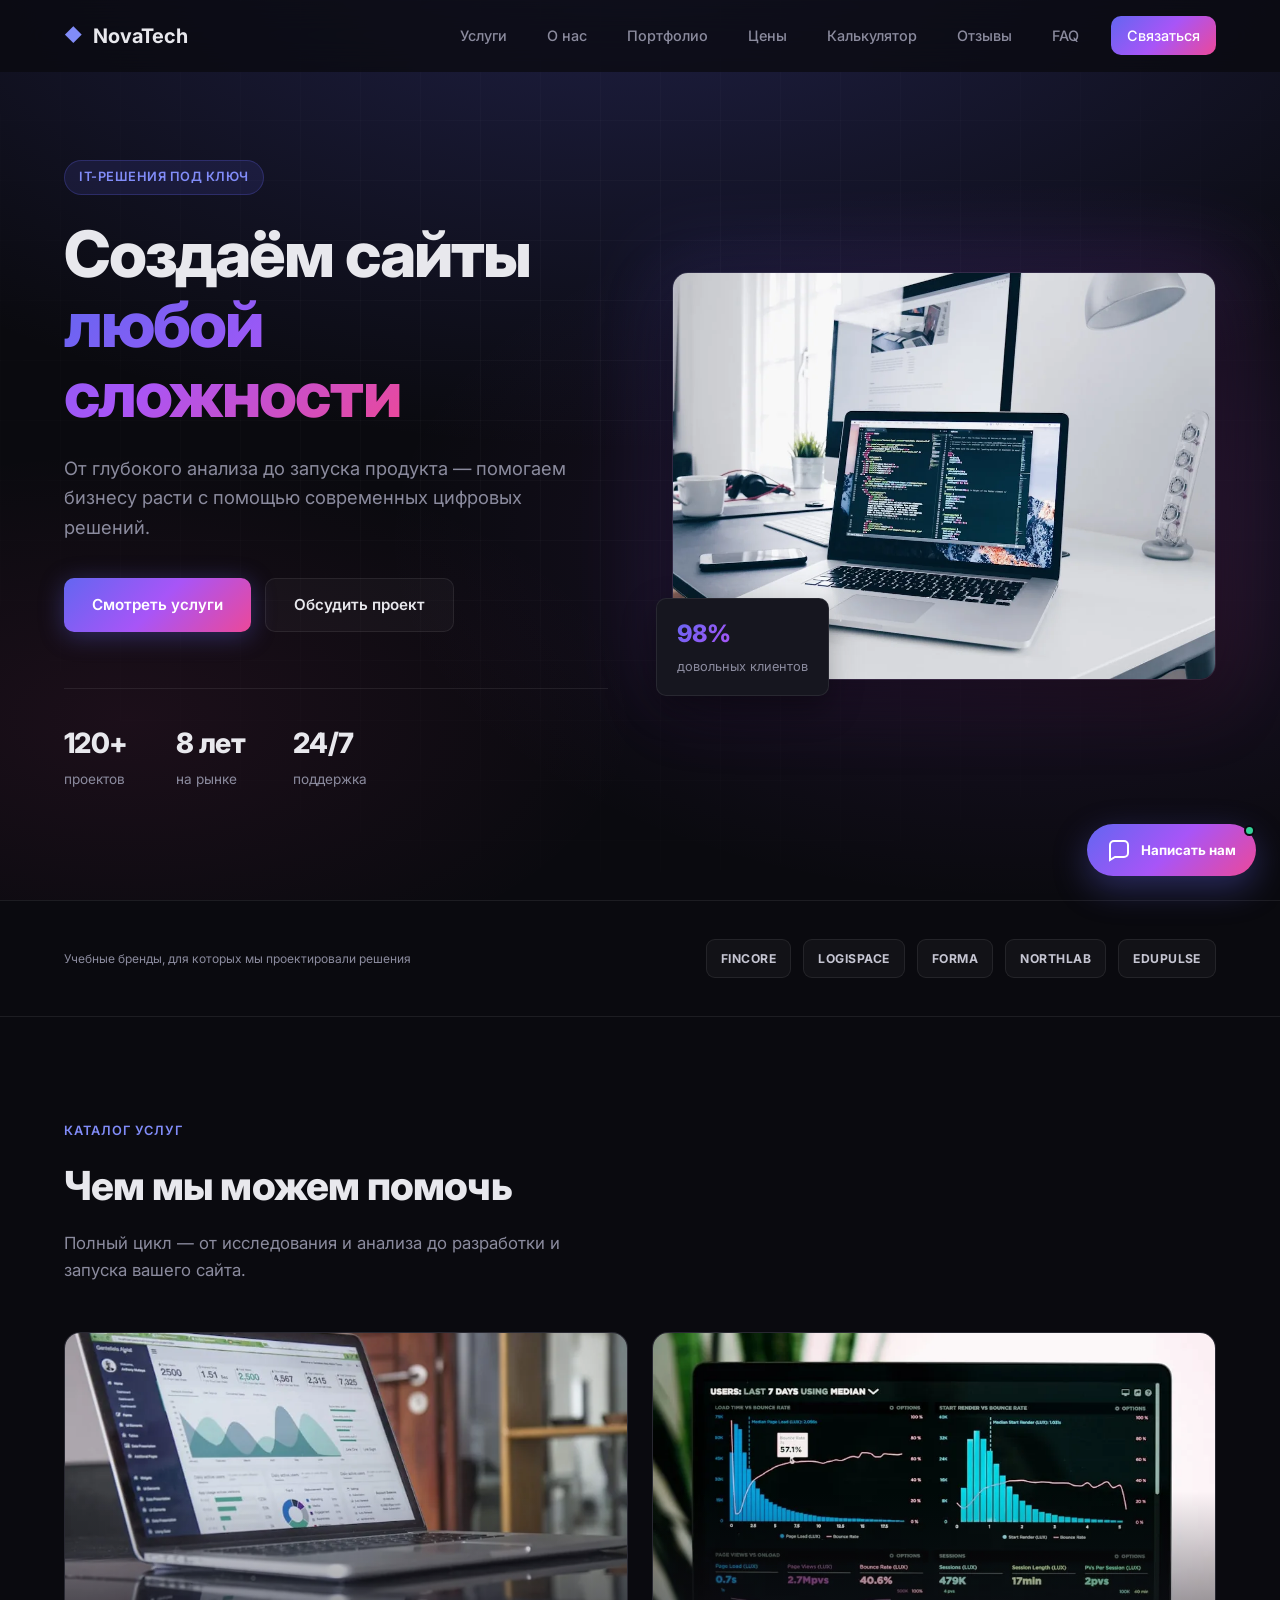
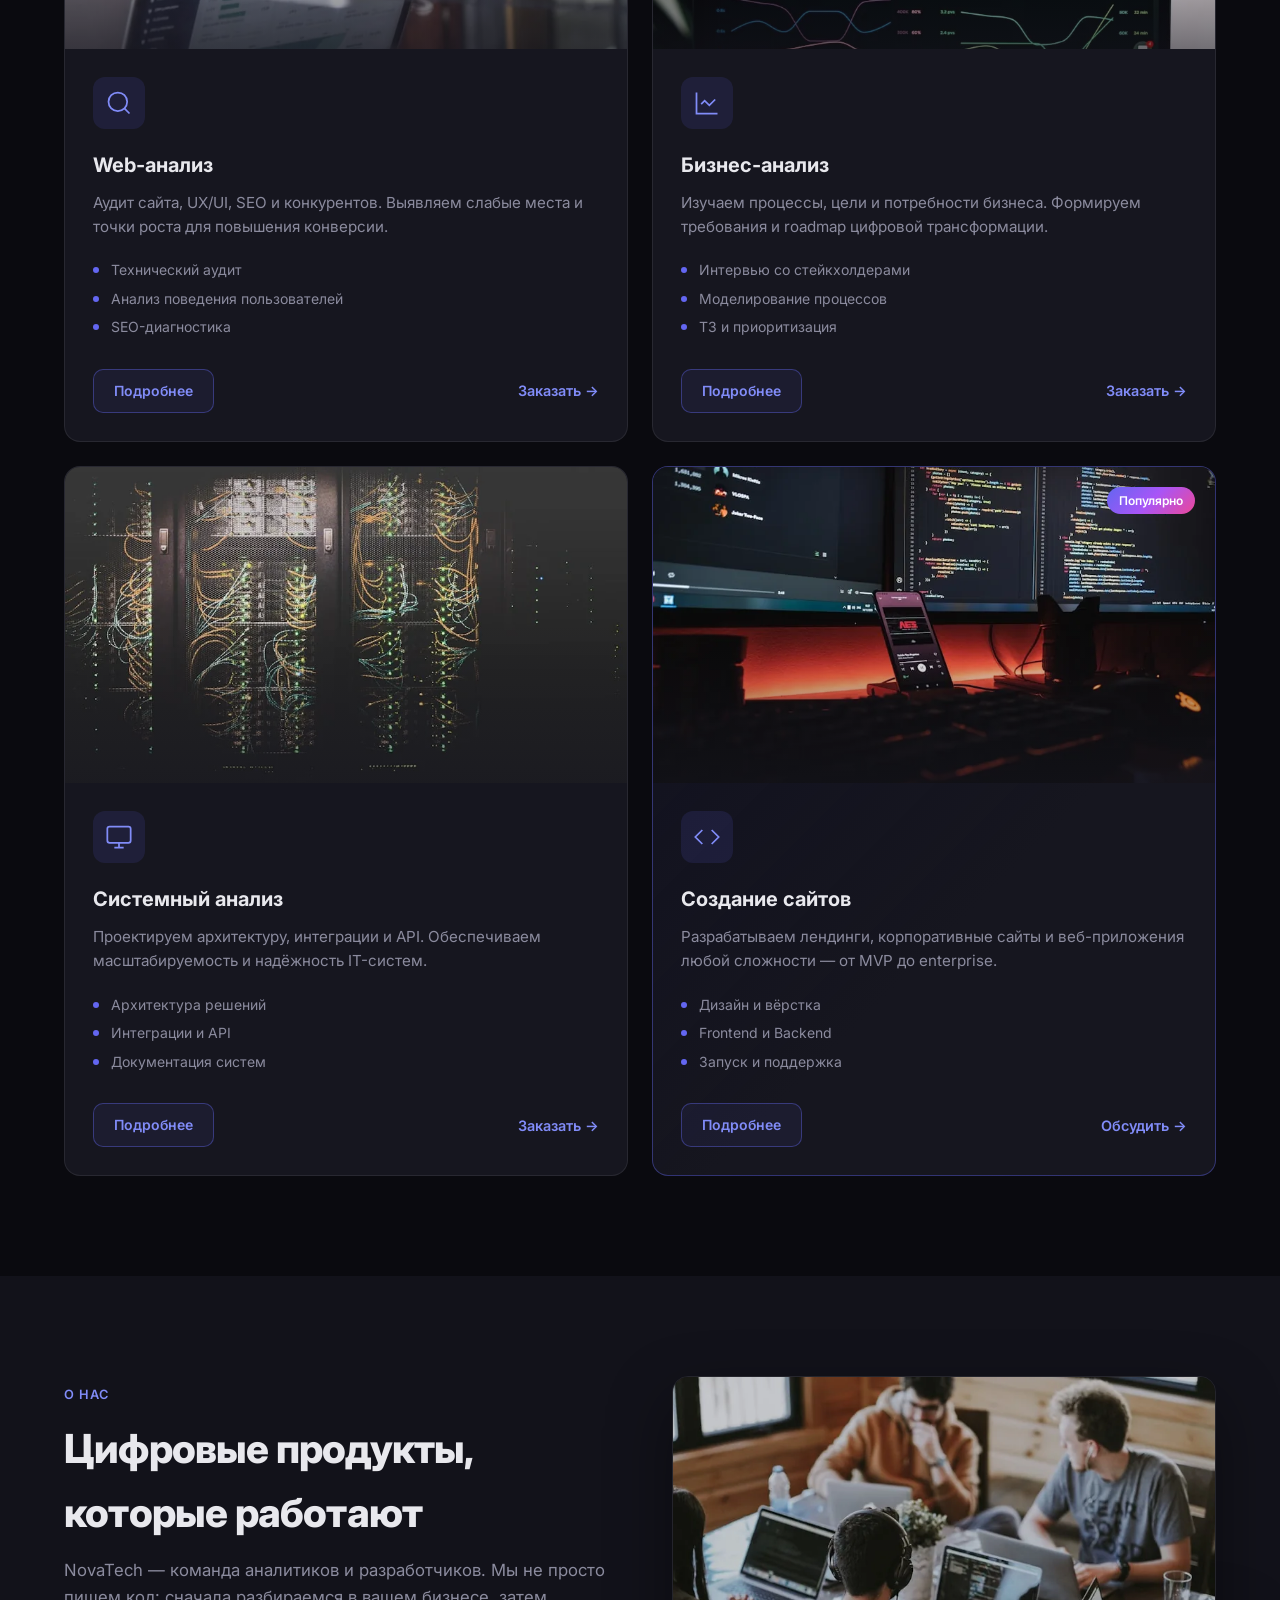
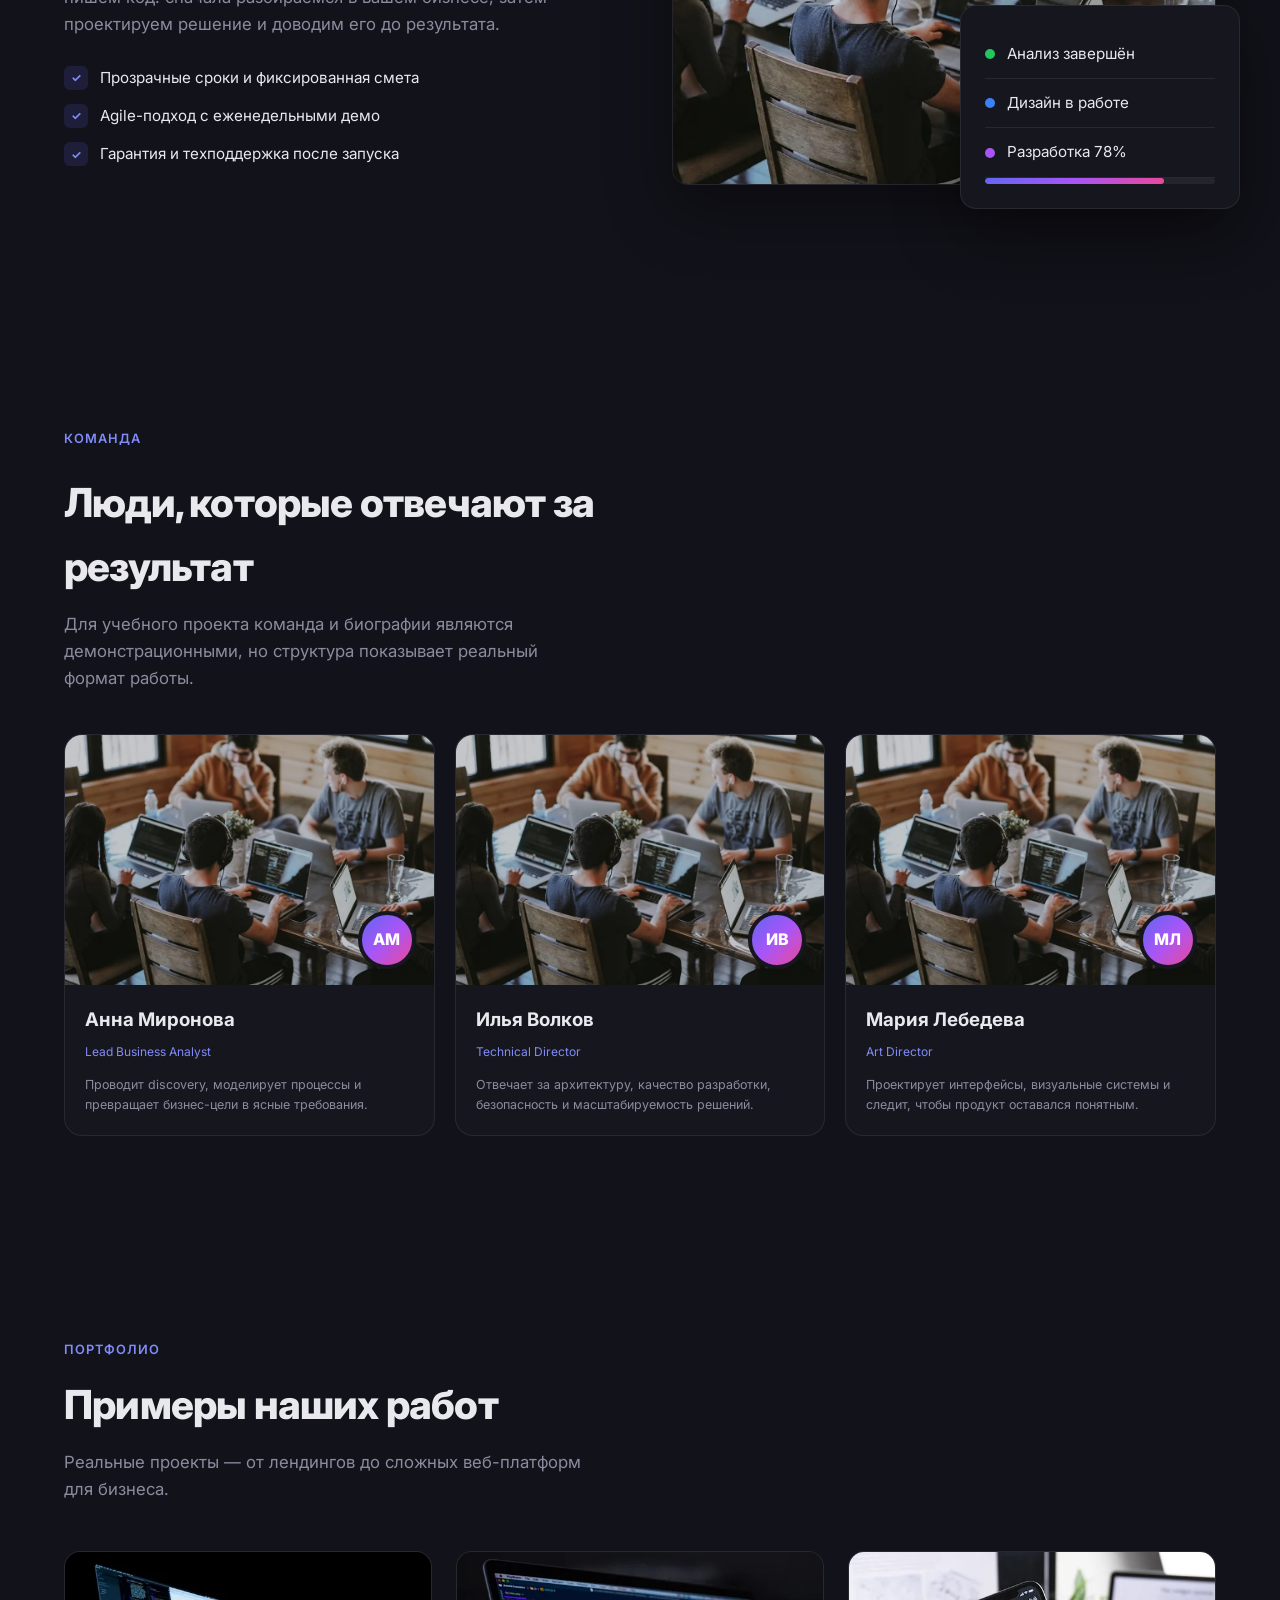
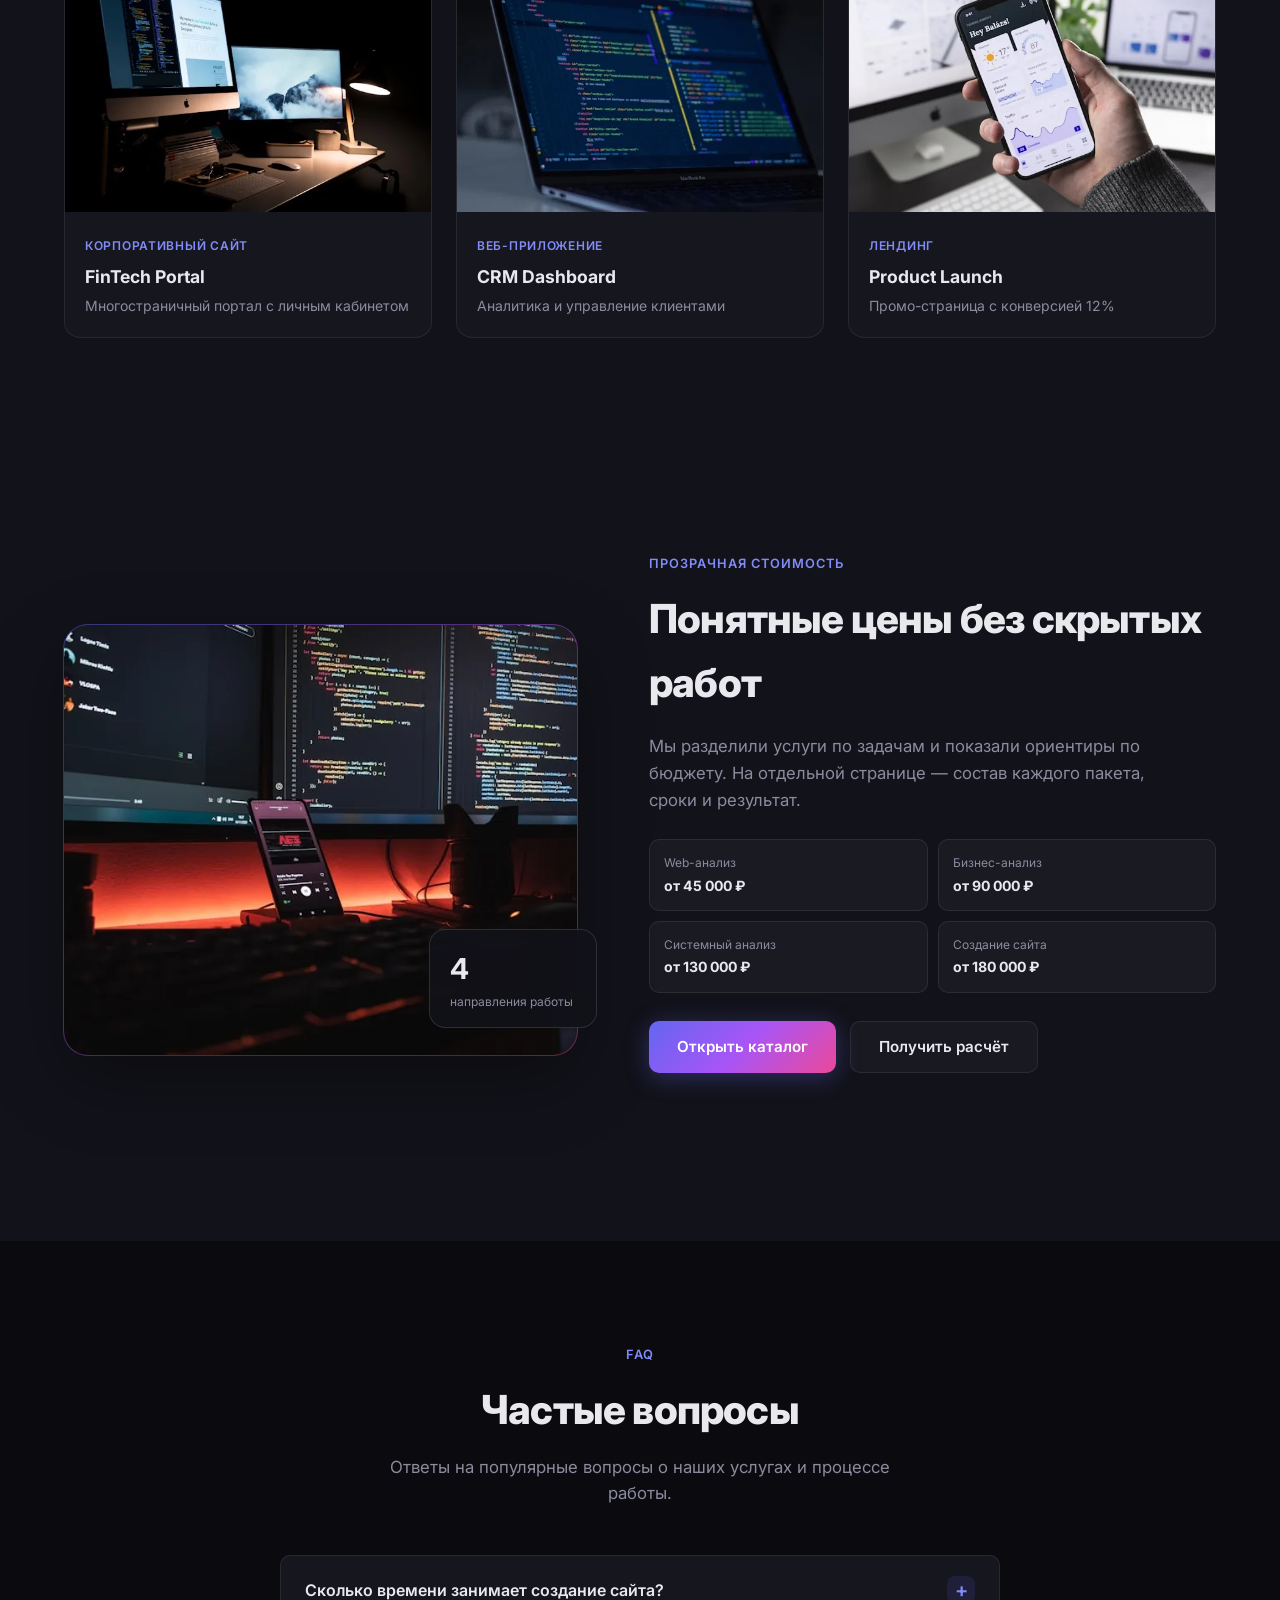
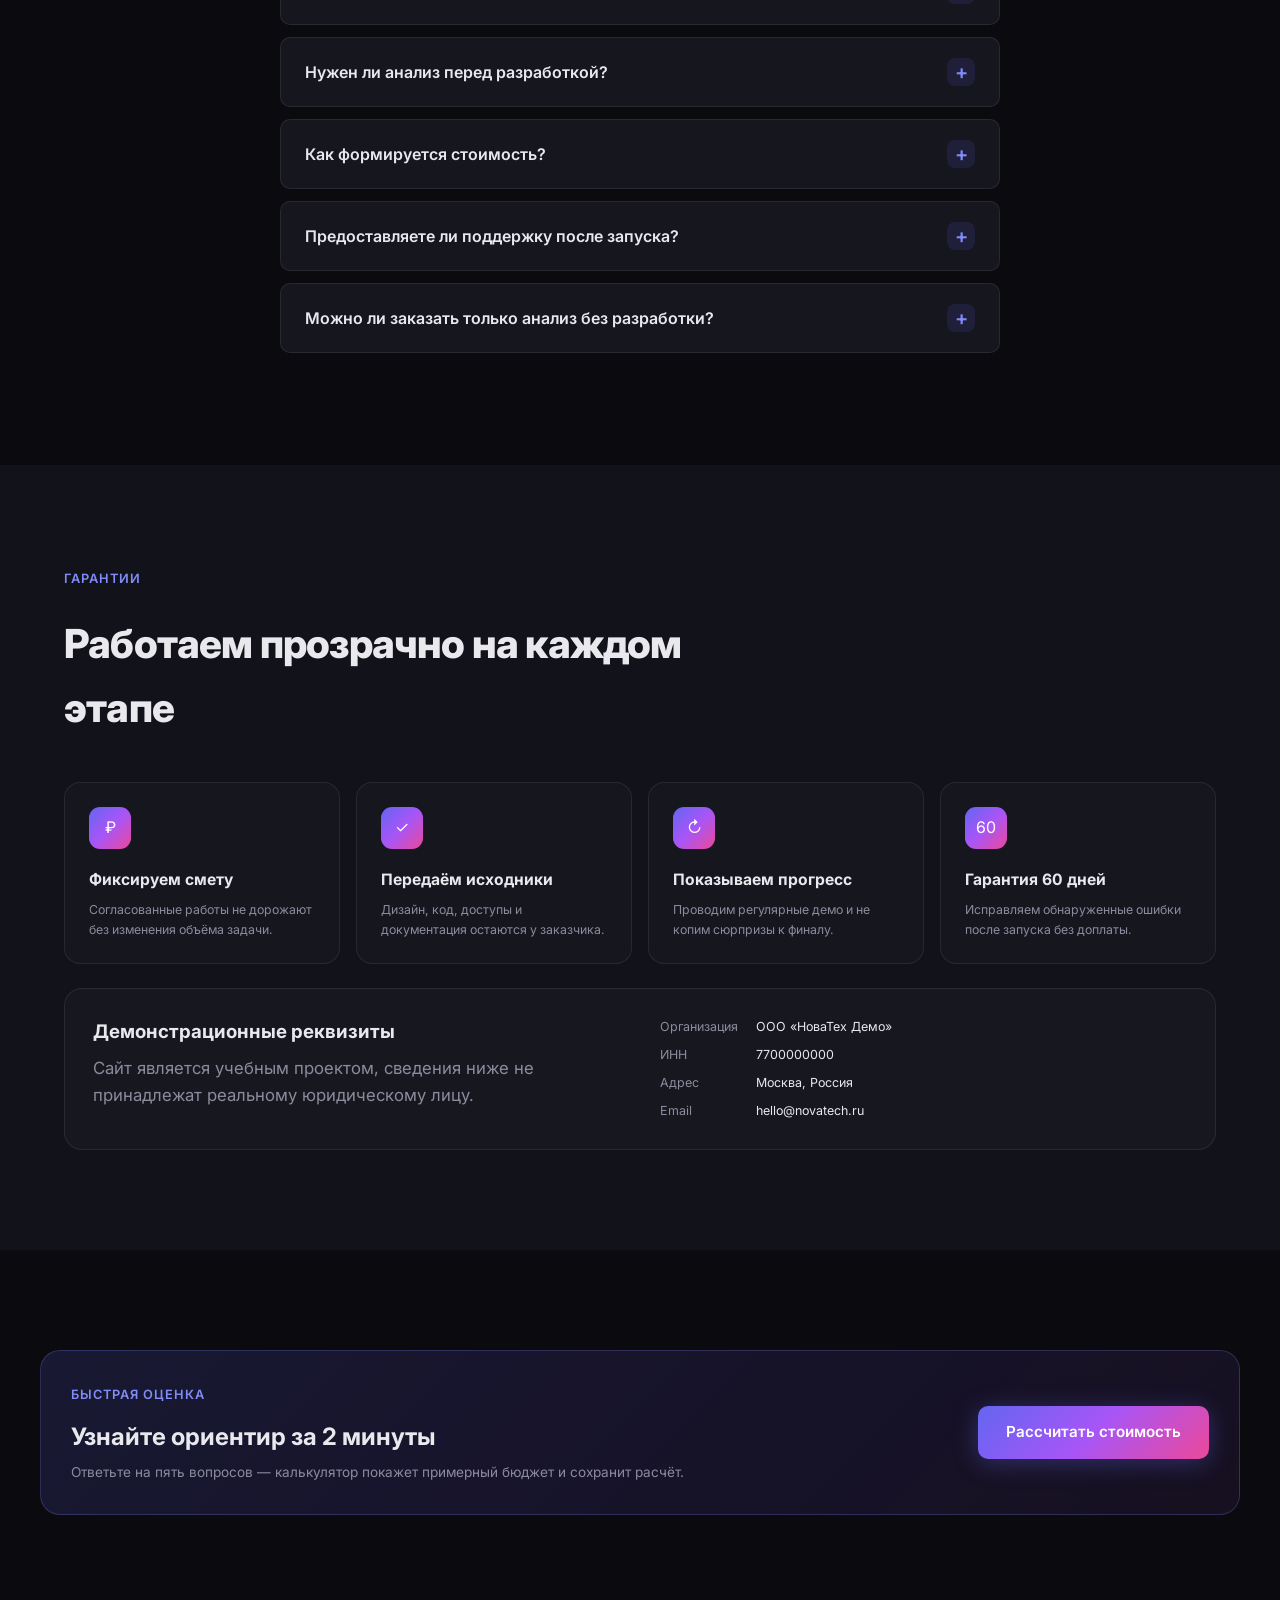
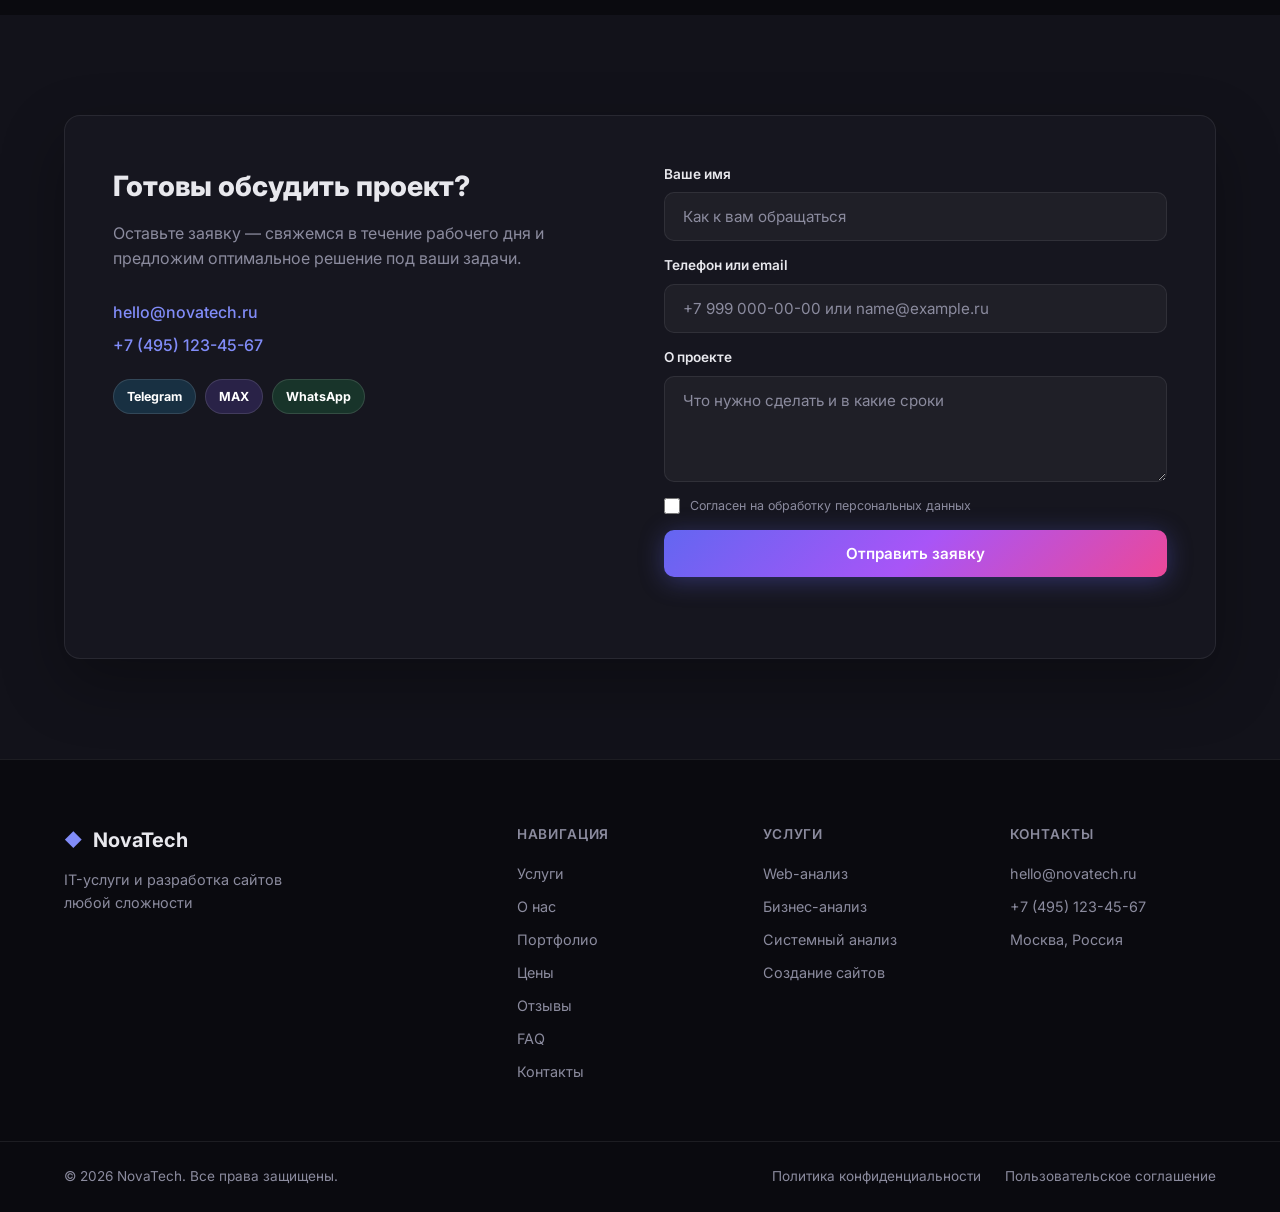
<file: index.html>
<!DOCTYPE html>
<html lang="ru">
<head>

<!-- Yandex.Metrika counter -->
<script type="text/javascript">
    (function(m,e,t,r,i,k,a){
        m[i]=m[i]||function(){(m[i].a=m[i].a||[]).push(arguments)};
        m[i].l=1*new Date();
        for (var j = 0; j < document.scripts.length; j++) {if (document.scripts[j].src === r) { return; }}
        k=e.createElement(t),a=e.getElementsByTagName(t)[0],k.async=1,k.src=r,a.parentNode.insertBefore(k,a)
    })(window, document,'script','https://mc.yandex.ru/metrika/tag.js?id=110083258', 'ym');

    ym(110083258, 'init', {ssr:true, webvisor:true, clickmap:true, ecommerce:"dataLayer", referrer: document.referrer, url: location.href, accurateTrackBounce:true, trackLinks:true});
</script>
<noscript><div><img src="https://mc.yandex.ru/watch/110083258" style="position:absolute; left:-9999px;" alt="" /></div></noscript>
<!-- /Yandex.Metrika counter -->
  
  <meta charset="UTF-8">
  <meta name="viewport" content="width=device-width, initial-scale=1.0">
  <meta name="description" content="IT-услуги: веб-анализ, бизнес-анализ, системный анализ и создание сайтов любой сложности.">
  <!-- Укажите URL webhook/CRM API, чтобы формы отправлялись оператору автоматически. -->
  <meta name="lead-endpoint" content="">
  <title>NovaTech — IT-услуги и разработка сайтов</title>
  <link rel="preconnect" href="https://fonts.googleapis.com">
  <link rel="preconnect" href="https://fonts.gstatic.com" crossorigin>
  <link href="https://fonts.googleapis.com/css2?family=Inter:wght@400;500;600;700;800&display=swap" rel="stylesheet">
  <link rel="stylesheet" href="css/style.css?v=20260622-1">
  <link rel="stylesheet" href="css/pages.css?v=20260622-1">

    
</head>
<body>
  <header class="header" id="header">
    <div class="container header__inner">
      <a href="#" class="logo">
        <span class="logo__icon">◆</span>
        <span class="logo__text">NovaTech</span>
      </a>

      <nav class="nav" id="nav">
        <a href="#services" class="nav__link">Услуги</a>
        <a href="#about" class="nav__link">О нас</a>
        <a href="#portfolio" class="nav__link">Портфолио</a>
        <a href="pricing.html" class="nav__link">Цены</a>
        <a href="calculator.html" class="nav__link">Калькулятор</a>
        <a href="reviews.html" class="nav__link">Отзывы</a>
        <a href="#faq" class="nav__link">FAQ</a>
        <a href="#contact" class="nav__link nav__link--cta" data-lead-open>Связаться</a>
      </nav>

      <button class="burger" id="burger" aria-label="Открыть меню" aria-expanded="false">
        <span></span>
        <span></span>
        <span></span>
      </button>
    </div>
  </header>

  <main>
    <section class="hero">
      <div class="hero__bg"></div>
      <div class="container hero__wrapper">
        <div class="hero__inner reveal">
          <div class="hero__badge">IT-решения под ключ</div>
          <h1 class="hero__title">
            Создаём сайты<br>
            <span class="gradient-text">любой сложности</span>
          </h1>
          <p class="hero__desc">
            От глубокого анализа до запуска продукта — помогаем бизнесу расти
            с помощью современных цифровых решений.
          </p>
          <div class="hero__actions">
            <a href="#services" class="btn btn--primary">Смотреть услуги</a>
            <a href="#contact" class="btn btn--ghost" data-lead-open>Обсудить проект</a>
          </div>
          <div class="hero__stats">
            <div class="stat">
              <span class="stat__value">120+</span>
              <span class="stat__label">проектов</span>
            </div>
            <div class="stat">
              <span class="stat__value">8 лет</span>
              <span class="stat__label">на рынке</span>
            </div>
            <div class="stat">
              <span class="stat__value">24/7</span>
              <span class="stat__label">поддержка</span>
            </div>
          </div>
        </div>
        <div class="hero__media reveal reveal--delay">
          <img src="img/hero.webp" alt="Разработка веб-приложений" width="560" height="420" fetchpriority="high">
          <div class="hero__media-badge">
            <span class="hero__media-badge-value">98%</span>
            <span class="hero__media-badge-label">довольных клиентов</span>
          </div>
        </div>
      </div>
    </section>

    <section class="trust-strip">
      <div class="container trust-strip__inner">
        <span>Учебные бренды, для которых мы проектировали решения</span>
        <div class="trust-logos" aria-label="Клиенты"><b>FINCORE</b><b>LOGISPACE</b><b>FORMA</b><b>NORTHLAB</b><b>EDUPULSE</b></div>
      </div>
    </section>

    <section class="services" id="services">
      <div class="container">
        <div class="section-head reveal">
          <span class="section-tag">Каталог услуг</span>
          <h2 class="section-title">Чем мы можем помочь</h2>
          <p class="section-desc">
            Полный цикл — от исследования и анализа до разработки и запуска вашего сайта.
          </p>
        </div>

        <div class="services__grid">
          <article class="service-card reveal">
            <div class="service-card__media">
              <img src="img/service-web.webp" alt="Web-анализ и аудит сайта" width="560" height="280" loading="lazy">
            </div>
            <div class="service-card__body">
              <div class="service-card__icon">
                <svg width="28" height="28" viewBox="0 0 24 24" fill="none" stroke="currentColor" stroke-width="1.5">
                  <circle cx="11" cy="11" r="8"/><path d="m21 21-4.35-4.35"/>
                </svg>
              </div>
              <h3 class="service-card__title">Web-анализ</h3>
              <p class="service-card__text">
                Аудит сайта, UX/UI, SEO и конкурентов. Выявляем слабые места
                и точки роста для повышения конверсии.
              </p>
              <ul class="service-card__list">
                <li>Технический аудит</li>
                <li>Анализ поведения пользователей</li>
                <li>SEO-диагностика</li>
              </ul>
              <div class="service-card__actions">
                <a href="service-web.html" class="btn btn--outline service-card__btn">Подробнее</a>
                <a href="#contact" class="service-card__link" data-lead-open data-service-name="Web-анализ">Заказать →</a>
              </div>
            </div>
          </article>

          <article class="service-card reveal reveal--delay">
            <div class="service-card__media">
              <img src="img/service-business.webp" alt="Бизнес-анализ и моделирование процессов" width="560" height="280" loading="lazy">
            </div>
            <div class="service-card__body">
              <div class="service-card__icon">
                <svg width="28" height="28" viewBox="0 0 24 24" fill="none" stroke="currentColor" stroke-width="1.5">
                  <path d="M3 3v18h18"/><path d="m19 9-5 5-4-4-3 3"/>
                </svg>
              </div>
              <h3 class="service-card__title">Бизнес-анализ</h3>
              <p class="service-card__text">
                Изучаем процессы, цели и потребности бизнеса. Формируем
                требования и roadmap цифровой трансформации.
              </p>
              <ul class="service-card__list">
                <li>Интервью со стейкхолдерами</li>
                <li>Моделирование процессов</li>
                <li>ТЗ и приоритизация</li>
              </ul>
              <div class="service-card__actions">
                <a href="service-business.html" class="btn btn--outline service-card__btn">Подробнее</a>
                <a href="#contact" class="service-card__link" data-lead-open data-service-name="Бизнес-анализ">Заказать →</a>
              </div>
            </div>
          </article>

          <article class="service-card reveal">
            <div class="service-card__media">
              <img src="img/service-system.webp" alt="Системный анализ и архитектура IT" width="560" height="280" loading="lazy">
            </div>
            <div class="service-card__body">
              <div class="service-card__icon">
                <svg width="28" height="28" viewBox="0 0 24 24" fill="none" stroke="currentColor" stroke-width="1.5">
                  <rect x="2" y="3" width="20" height="14" rx="2"/><path d="M8 21h8M12 17v4"/>
                </svg>
              </div>
              <h3 class="service-card__title">Системный анализ</h3>
              <p class="service-card__text">
                Проектируем архитектуру, интеграции и API. Обеспечиваем
                масштабируемость и надёжность IT-систем.
              </p>
              <ul class="service-card__list">
                <li>Архитектура решений</li>
                <li>Интеграции и API</li>
                <li>Документация систем</li>
              </ul>
              <div class="service-card__actions">
                <a href="service-system.html" class="btn btn--outline service-card__btn">Подробнее</a>
                <a href="#contact" class="service-card__link" data-lead-open data-service-name="Системный анализ">Заказать →</a>
              </div>
            </div>
          </article>

          <article class="service-card service-card--featured reveal reveal--delay">
            <div class="service-card__media">
              <img src="img/service-development.webp" alt="Разработка сайтов и веб-приложений" width="560" height="280" loading="lazy">
            </div>
            <div class="service-card__body">
              <div class="service-card__badge">Популярно</div>
              <div class="service-card__icon">
                <svg width="28" height="28" viewBox="0 0 24 24" fill="none" stroke="currentColor" stroke-width="1.5">
                  <polyline points="16 18 22 12 16 6"/><polyline points="8 6 2 12 8 18"/>
                </svg>
              </div>
              <h3 class="service-card__title">Создание сайтов</h3>
              <p class="service-card__text">
                Разрабатываем лендинги, корпоративные сайты и веб-приложения
                любой сложности — от MVP до enterprise.
              </p>
              <ul class="service-card__list">
                <li>Дизайн и вёрстка</li>
                <li>Frontend и Backend</li>
                <li>Запуск и поддержка</li>
              </ul>
              <div class="service-card__actions">
                <a href="service-development.html" class="btn btn--outline service-card__btn">Подробнее</a>
                <a href="#contact" class="service-card__link" data-lead-open data-service-name="Создание сайта">Обсудить →</a>
              </div>
            </div>
          </article>
        </div>
      </div>
    </section>

    <section class="about" id="about">
      <div class="container about__inner">
        <div class="about__content reveal">
          <span class="section-tag">О нас</span>
          <h2 class="section-title">Цифровые продукты, которые работают</h2>
          <p class="about__text">
            NovaTech — команда аналитиков и разработчиков. Мы не просто пишем код:
            сначала разбираемся в вашем бизнесе, затем проектируем решение
            и доводим его до результата.
          </p>
          <ul class="about__features">
            <li>
              <span class="about__check">✓</span>
              Прозрачные сроки и фиксированная смета
            </li>
            <li>
              <span class="about__check">✓</span>
              Agile-подход с еженедельными демо
            </li>
            <li>
              <span class="about__check">✓</span>
              Гарантия и техподдержка после запуска
            </li>
          </ul>
        </div>
        <div class="about__visual reveal reveal--delay">
          <div class="about__photo">
            <img src="img/about-team.webp" alt="Команда NovaTech за работой" width="520" height="400" loading="lazy">
          </div>
          <div class="about__card">
            <div class="about__card-row">
              <span class="about__dot about__dot--green"></span>
              <span>Анализ завершён</span>
            </div>
            <div class="about__card-row">
              <span class="about__dot about__dot--blue"></span>
              <span>Дизайн в работе</span>
            </div>
            <div class="about__card-row">
              <span class="about__dot about__dot--purple"></span>
              <span>Разработка 78%</span>
            </div>
            <div class="about__progress">
              <div class="about__progress-bar"></div>
            </div>
          </div>
        </div>
      </div>
    </section>

    <section class="page-section page-section--soft" id="team">
      <div class="container">
        <div class="page-head reveal"><span class="section-tag">Команда</span><h2 class="section-title">Люди, которые отвечают за результат</h2><p class="section-desc">Для учебного проекта команда и биографии являются демонстрационными, но структура показывает реальный формат работы.</p></div>
        <div class="team-grid">
          <article class="team-card reveal"><div class="team-card__visual"><img src="img/about-team.webp" alt="Анна Миронова — бизнес-аналитик" loading="lazy" style="object-position:left"><span class="team-card__initials">АМ</span></div><div class="team-card__body"><h3>Анна Миронова</h3><span>Lead Business Analyst</span><p>Проводит discovery, моделирует процессы и превращает бизнес-цели в ясные требования.</p></div></article>
          <article class="team-card reveal reveal--delay"><div class="team-card__visual"><img src="img/about-team.webp" alt="Илья Волков — технический директор" loading="lazy" style="object-position:center"><span class="team-card__initials">ИВ</span></div><div class="team-card__body"><h3>Илья Волков</h3><span>Technical Director</span><p>Отвечает за архитектуру, качество разработки, безопасность и масштабируемость решений.</p></div></article>
          <article class="team-card reveal reveal--delay-2"><div class="team-card__visual"><img src="img/about-team.webp" alt="Мария Лебедева — арт-директор" loading="lazy" style="object-position:right"><span class="team-card__initials">МЛ</span></div><div class="team-card__body"><h3>Мария Лебедева</h3><span>Art Director</span><p>Проектирует интерфейсы, визуальные системы и следит, чтобы продукт оставался понятным.</p></div></article>
        </div>
      </div>
    </section>

    <section class="portfolio" id="portfolio">
      <div class="container">
        <div class="section-head reveal">
          <span class="section-tag">Портфолио</span>
          <h2 class="section-title">Примеры наших работ</h2>
          <p class="section-desc">
            Реальные проекты — от лендингов до сложных веб-платформ для бизнеса.
          </p>
        </div>
        <div class="portfolio__grid">
          <a href="case-fintech.html" class="portfolio__case-link"><figure class="portfolio__item reveal">
            <img src="img/portfolio-1.webp" alt="Корпоративный сайт для IT-компании" width="380" height="260" loading="lazy">
            <figcaption class="portfolio__caption">
              <span class="portfolio__tag">Корпоративный сайт</span>
              <h3>FinTech Portal</h3>
              <p>Многостраничный портал с личным кабинетом</p>
            </figcaption>
          </figure></a>
          <a href="case-crm.html" class="portfolio__case-link"><figure class="portfolio__item reveal reveal--delay">
            <img src="img/portfolio-2.webp" alt="Интерфейс веб-приложения" width="380" height="260" loading="lazy">
            <figcaption class="portfolio__caption">
              <span class="portfolio__tag">Веб-приложение</span>
              <h3>CRM Dashboard</h3>
              <p>Аналитика и управление клиентами</p>
            </figcaption>
          </figure></a>
          <a href="case-launch.html" class="portfolio__case-link"><figure class="portfolio__item reveal reveal--delay-2">
            <img src="img/portfolio-3.webp" alt="Мобильный лендинг продукта" width="380" height="260" loading="lazy">
            <figcaption class="portfolio__caption">
              <span class="portfolio__tag">Лендинг</span>
              <h3>Product Launch</h3>
              <p>Промо-страница с конверсией 12%</p>
            </figcaption>
          </figure></a>
        </div>
      </div>
    </section>

    <section class="pricing-preview" id="pricing">
      <div class="container pricing-preview__grid">
        <div class="pricing-preview__media reveal">
          <img src="img/service-development.webp" alt="Команда обсуждает стоимость и этапы разработки" width="560" height="420" loading="lazy">
          <div class="pricing-preview__badge"><strong>4</strong><span>направления работы</span></div>
        </div>
        <div class="pricing-preview__content reveal reveal--delay">
          <span class="section-tag">Прозрачная стоимость</span>
          <h2 class="section-title">Понятные цены без скрытых работ</h2>
          <p class="section-desc">Мы разделили услуги по задачам и показали ориентиры по бюджету. На отдельной странице — состав каждого пакета, сроки и результат.</p>
          <div class="pricing-preview__prices">
            <span>Web-анализ <strong>от 45 000 ₽</strong></span>
            <span>Бизнес-анализ <strong>от 90 000 ₽</strong></span>
            <span>Системный анализ <strong>от 130 000 ₽</strong></span>
            <span>Создание сайта <strong>от 180 000 ₽</strong></span>
          </div>
          <div class="hero__actions">
            <a href="pricing.html" class="btn btn--primary">Открыть каталог</a>
            <button type="button" class="btn btn--ghost" data-lead-open>Получить расчёт</button>
          </div>
        </div>
      </div>
    </section>

    <section class="faq" id="faq">
      <div class="container">
        <div class="section-head section-head--center reveal">
          <span class="section-tag">FAQ</span>
          <h2 class="section-title">Частые вопросы</h2>
          <p class="section-desc">
            Ответы на популярные вопросы о наших услугах и процессе работы.
          </p>
        </div>

        <div class="faq__list">
          <div class="faq-item">
            <button class="faq-item__question" aria-expanded="false">
              <span>Сколько времени занимает создание сайта?</span>
              <span class="faq-item__icon">+</span>
            </button>
            <div class="faq-item__answer">
              <p>
                Срок зависит от сложности: лендинг — от 2 недель, корпоративный сайт —
                1–2 месяца, веб-приложение — от 2 месяцев. После брифа мы даём
                точную оценку сроков.
              </p>
            </div>
          </div>

          <div class="faq-item">
            <button class="faq-item__question" aria-expanded="false">
              <span>Нужен ли анализ перед разработкой?</span>
              <span class="faq-item__icon">+</span>
            </button>
            <div class="faq-item__answer">
              <p>
                Для небольших проектов достаточно короткого брифа. Для сложных систем
                рекомендуем web-, бизнес- или системный анализ — это снижает риски
                переделок и экономит бюджет.
              </p>
            </div>
          </div>

          <div class="faq-item">
            <button class="faq-item__question" aria-expanded="false">
              <span>Как формируется стоимость?</span>
              <span class="faq-item__icon">+</span>
            </button>
            <div class="faq-item__answer">
              <p>
                Стоимость рассчитывается индивидуально после анализа требований.
                Мы предлагаем фиксированную смету или почасовую модель —
                в зависимости от типа проекта.
              </p>
            </div>
          </div>

          <div class="faq-item">
            <button class="faq-item__question" aria-expanded="false">
              <span>Предоставляете ли поддержку после запуска?</span>
              <span class="faq-item__icon">+</span>
            </button>
            <div class="faq-item__answer">
              <p>
                Да. Мы предлагаем пакеты технической поддержки: обновления, мониторинг,
                исправление ошибок и развитие функционала по запросу.
              </p>
            </div>
          </div>

          <div class="faq-item">
            <button class="faq-item__question" aria-expanded="false">
              <span>Можно ли заказать только анализ без разработки?</span>
              <span class="faq-item__icon">+</span>
            </button>
            <div class="faq-item__answer">
              <p>
                Конечно. Web-, бизнес- и системный анализ доступны как отдельные услуги.
                Вы получите отчёт с рекомендациями и техническое задание для вашей команды
                или подрядчика.
              </p>
            </div>
          </div>
        </div>
      </div>
    </section>

    <section class="page-section page-section--soft" id="guarantees">
      <div class="container">
        <div class="page-head reveal"><span class="section-tag">Гарантии</span><h2 class="section-title">Работаем прозрачно на каждом этапе</h2></div>
        <div class="guarantee-grid">
          <article class="guarantee-card"><div class="guarantee-card__icon">₽</div><h3>Фиксируем смету</h3><p>Согласованные работы не дорожают без изменения объёма задачи.</p></article>
          <article class="guarantee-card"><div class="guarantee-card__icon">✓</div><h3>Передаём исходники</h3><p>Дизайн, код, доступы и документация остаются у заказчика.</p></article>
          <article class="guarantee-card"><div class="guarantee-card__icon">↻</div><h3>Показываем прогресс</h3><p>Проводим регулярные демо и не копим сюрпризы к финалу.</p></article>
          <article class="guarantee-card"><div class="guarantee-card__icon">60</div><h3>Гарантия 60 дней</h3><p>Исправляем обнаруженные ошибки после запуска без доплаты.</p></article>
        </div>
        <div class="requisites" style="margin-top:24px"><div><h3>Демонстрационные реквизиты</h3><p class="section-desc" style="margin-top:8px">Сайт является учебным проектом, сведения ниже не принадлежат реальному юридическому лицу.</p></div><dl><dt>Организация</dt><dd>ООО «НоваТех Демо»</dd><dt>ИНН</dt><dd>7700000000</dd><dt>Адрес</dt><dd>Москва, Россия</dd><dt>Email</dt><dd>hello@novatech.ru</dd></dl></div>
      </div>
    </section>

    <section class="page-section">
      <div class="container messenger-panel"><div><span class="section-tag">Быстрая оценка</span><h2>Узнайте ориентир за 2 минуты</h2><p>Ответьте на пять вопросов — калькулятор покажет примерный бюджет и сохранит расчёт.</p></div><a href="calculator.html" class="btn btn--primary">Рассчитать стоимость</a></div>
    </section>

    <section class="contact" id="contact">
      <div class="container">
        <div class="contact__box">
          <div class="contact__info">
            <h2 class="contact__title">Готовы обсудить проект?</h2>
            <p class="contact__desc">
              Оставьте заявку — свяжемся в течение рабочего дня и предложим
              оптимальное решение под ваши задачи.
            </p>
            <div class="contact__details">
              <a href="mailto:hello@novatech.ru" class="contact__detail">hello@novatech.ru</a>
              <a href="tel:+74951234567" class="contact__detail">+7 (495) 123-45-67</a>
            </div>
            <div class="messengers" aria-label="Связаться в мессенджере">
              <button type="button" class="messenger messenger--telegram" data-messenger="Telegram">Telegram</button>
              <button type="button" class="messenger messenger--max" data-messenger="MAX">MAX</button>
              <button type="button" class="messenger messenger--whatsapp" data-messenger="WhatsApp">WhatsApp</button>
            </div>
          </div>
          <form class="contact__form" id="contactForm">
            <label class="honeypot" aria-hidden="true">Ваш сайт<input type="text" name="website" tabindex="-1" autocomplete="off"></label>
            <label class="contact__field">
              <span class="contact__label">Ваше имя</span>
              <input type="text" name="name" autocomplete="name" placeholder="Как к вам обращаться" required class="contact__input">
            </label>
            <label class="contact__field">
              <span class="contact__label">Телефон или email</span>
              <input type="text" name="contact" autocomplete="email" placeholder="+7 999 000-00-00 или name@example.ru" required class="contact__input">
            </label>
            <label class="contact__field">
              <span class="contact__label">О проекте</span>
              <textarea name="message" placeholder="Что нужно сделать и в какие сроки" rows="4" required class="contact__input contact__textarea"></textarea>
            </label>
            <label class="contact__consent">
              <input type="checkbox" name="consent" required>
              <span>Согласен на обработку персональных данных</span>
            </label>
            <button type="submit" class="btn btn--primary btn--full">Отправить заявку</button>
            <p class="contact__status" id="contactStatus" role="status" aria-live="polite"></p>
          </form>
        </div>
      </div>
    </section>
  </main>

  <footer class="footer">
    <div class="container footer__inner">
      <div class="footer__brand">
        <a href="#" class="logo logo--footer">
          <span class="logo__icon">◆</span>
          <span class="logo__text">NovaTech</span>
        </a>
        <p class="footer__tagline">IT-услуги и разработка сайтов любой сложности</p>
      </div>

      <div class="footer__col">
        <h4 class="footer__heading">Навигация</h4>
        <a href="#services" class="footer__link">Услуги</a>
        <a href="#about" class="footer__link">О нас</a>
        <a href="#portfolio" class="footer__link">Портфолио</a>
        <a href="pricing.html" class="footer__link">Цены</a>
        <a href="reviews.html" class="footer__link">Отзывы</a>
        <a href="#faq" class="footer__link">FAQ</a>
        <a href="#contact" class="footer__link">Контакты</a>
      </div>

      <div class="footer__col">
        <h4 class="footer__heading">Услуги</h4>
        <a href="#services" class="footer__link">Web-анализ</a>
        <a href="#services" class="footer__link">Бизнес-анализ</a>
        <a href="#services" class="footer__link">Системный анализ</a>
        <a href="#services" class="footer__link">Создание сайтов</a>
      </div>

      <div class="footer__col">
        <h4 class="footer__heading">Контакты</h4>
        <a href="mailto:hello@novatech.ru" class="footer__link">hello@novatech.ru</a>
        <a href="tel:+74951234567" class="footer__link">+7 (495) 123-45-67</a>
        <span class="footer__link footer__link--muted">Москва, Россия</span>
      </div>
    </div>

    <div class="footer__bottom">
      <div class="container footer__bottom-inner">
        <span>© 2026 NovaTech. Все права защищены.</span>
        <div class="footer__legal">
          <a href="privacy.html">Политика конфиденциальности</a>
          <a href="terms.html">Пользовательское соглашение</a>
        </div>
      </div>
    </div>
  </footer>

  <div class="toast" id="siteToast" role="status" aria-live="polite" aria-hidden="true"></div>

  <div class="lead-modal" id="leadModal" aria-hidden="true">
    <div class="lead-modal__overlay" data-lead-close></div>
    <div class="lead-modal__panel" role="dialog" aria-modal="true" aria-labelledby="leadModalTitle">
      <button class="modal__close" type="button" aria-label="Закрыть форму" data-lead-close>×</button>
      <aside class="lead-modal__visual">
        <img src="img/hero.webp" alt="Обсуждение цифрового проекта" width="420" height="620">
        <div class="lead-modal__visual-copy">
          <span>Быстрый старт</span>
          <h3>От идеи до понятного плана</h3>
          <ul><li>Ответим в рабочее время</li><li>Оценим бюджет и сроки</li><li>Предложим следующий шаг</li></ul>
        </div>
      </aside>
      <div class="lead-modal__content">
        <div class="lead-modal__form-view" id="leadFormView">
          <span class="section-tag">Заявка на проект</span>
          <h2 id="leadModalTitle">Расскажите о вашей задаче</h2>
          <p>Заполните форму — мы уточним детали и свяжемся в течение рабочего дня.</p>
          <div class="lead-modal__messengers">
            <span>Или выберите мессенджер:</span>
            <div class="messengers">
              <button type="button" class="messenger messenger--telegram" data-messenger="Telegram">Telegram</button>
              <button type="button" class="messenger messenger--max" data-messenger="MAX">MAX</button>
              <button type="button" class="messenger messenger--whatsapp" data-messenger="WhatsApp">WhatsApp</button>
            </div>
          </div>
          <form class="popup-form" id="leadPopupForm" novalidate>
            <label class="honeypot" aria-hidden="true">Ваш сайт<input type="text" name="website" tabindex="-1" autocomplete="off"></label>
          <label>
            <span>Услуга</span>
            <select name="service" required>
              <option value="">Выберите услугу</option>
              <option>Web-анализ</option>
              <option>Бизнес-анализ</option>
              <option>Системный анализ</option>
              <option>Создание сайта</option>
              <option>Другое</option>
            </select>
            <small class="field-error"></small>
          </label>
          <label>
            <span>Ваше имя</span>
            <input type="text" name="name" autocomplete="name" placeholder="Иван" required minlength="2">
            <small class="field-error"></small>
          </label>
          <div class="popup-form__row">
            <label>
              <span>Телефон</span>
              <input type="tel" name="phone" autocomplete="tel" inputmode="tel" placeholder="+7 999 000-00-00" required>
              <small class="field-error"></small>
            </label>
            <label>
              <span>Email</span>
              <input type="email" name="email" autocomplete="email" placeholder="name@example.ru" required>
              <small class="field-error"></small>
            </label>
          </div>
          <label>
            <span>Коротко о задаче</span>
            <textarea name="message" rows="3" placeholder="Что нужно сделать и в какие сроки" required minlength="10"></textarea>
            <small class="field-error"></small>
          </label>
          <label class="contact__consent">
            <input type="checkbox" name="consent" required>
            <span>Согласен на обработку персональных данных</span>
          </label>
          <small class="field-error field-error--consent" id="popupConsentError"></small>
            <button type="submit" class="btn btn--primary btn--full">Отправить заявку</button>
          </form>
          <a class="lead-modal__details-link" href="project.html">Посмотреть, как проходит работа над проектом →</a>
        </div>
        <div class="lead-modal__success" id="leadSuccess" hidden>
          <div class="lead-modal__success-icon">✓</div>
          <h2>Спасибо! Заявка принята</h2>
          <p>Номер вашей заявки</p>
          <strong id="leadRequestNumber"></strong>
          <span>Мы скоро с вами свяжемся.</span>
          <button class="btn btn--primary" type="button" data-lead-close>Закрыть</button>
        </div>
      </div>
    </div>
  </div>

  <button class="chat-launcher" id="chatLauncher" type="button" aria-label="Открыть чат" aria-expanded="false" aria-controls="leadChat">
    <span class="chat-launcher__pulse"></span>
    <svg width="24" height="24" viewBox="0 0 24 24" fill="none" stroke="currentColor" stroke-width="2" aria-hidden="true">
      <path d="M21 15a4 4 0 0 1-4 4H8l-5 3V7a4 4 0 0 1 4-4h10a4 4 0 0 1 4 4z"/>
    </svg>
    <span>Написать нам</span>
  </button>

  <section class="lead-chat" id="leadChat" aria-label="Чат с NovaTech" aria-hidden="true">
    <header class="lead-chat__header">
      <div class="lead-chat__avatar" aria-hidden="true">N</div>
      <div>
        <strong>NovaTech</strong>
        <span><i></i> Ответим в рабочее время</span>
      </div>
      <button class="lead-chat__close" id="chatClose" type="button" aria-label="Закрыть чат">×</button>
    </header>
    <div class="lead-chat__messages" id="chatMessages" aria-live="polite"></div>
    <div class="lead-chat__quick" id="chatQuick"></div>
    <form class="lead-chat__form" id="chatForm">
      <label class="sr-only" for="chatInput">Сообщение</label>
      <input id="chatInput" type="text" autocomplete="off" placeholder="Введите ответ" required>
      <button type="submit" aria-label="Отправить ответ">→</button>
    </form>
  </section>

  <div class="modal" id="serviceModal" aria-hidden="true">
    <div class="modal__overlay" data-modal-close></div>
    <div class="modal__panel" role="dialog" aria-modal="true" aria-labelledby="modalTitle">
      <button class="modal__close" type="button" aria-label="Закрыть" data-modal-close>
        <svg width="20" height="20" viewBox="0 0 24 24" fill="none" stroke="currentColor" stroke-width="2">
          <path d="M18 6 6 18M6 6l12 12"/>
        </svg>
      </button>
      <div class="modal__image" id="modalImage"></div>
      <div class="modal__header">
        <div class="modal__icon" id="modalIcon"></div>
        <div>
          <h2 class="modal__title" id="modalTitle"></h2>
          <p class="modal__lead" id="modalLead"></p>
        </div>
      </div>
      <div class="modal__body" id="modalBody"></div>
      <div class="modal__footer">
        <span class="modal__meta" id="modalMeta"></span>
        <a href="#contact" class="btn btn--primary" id="modalCta" data-modal-close data-lead-open>Заказать услугу</a>
      </div>
    </div>
  </div>

  <script src="js/main.js?v=20260622-1"></script>
</body>
</html>
</file>
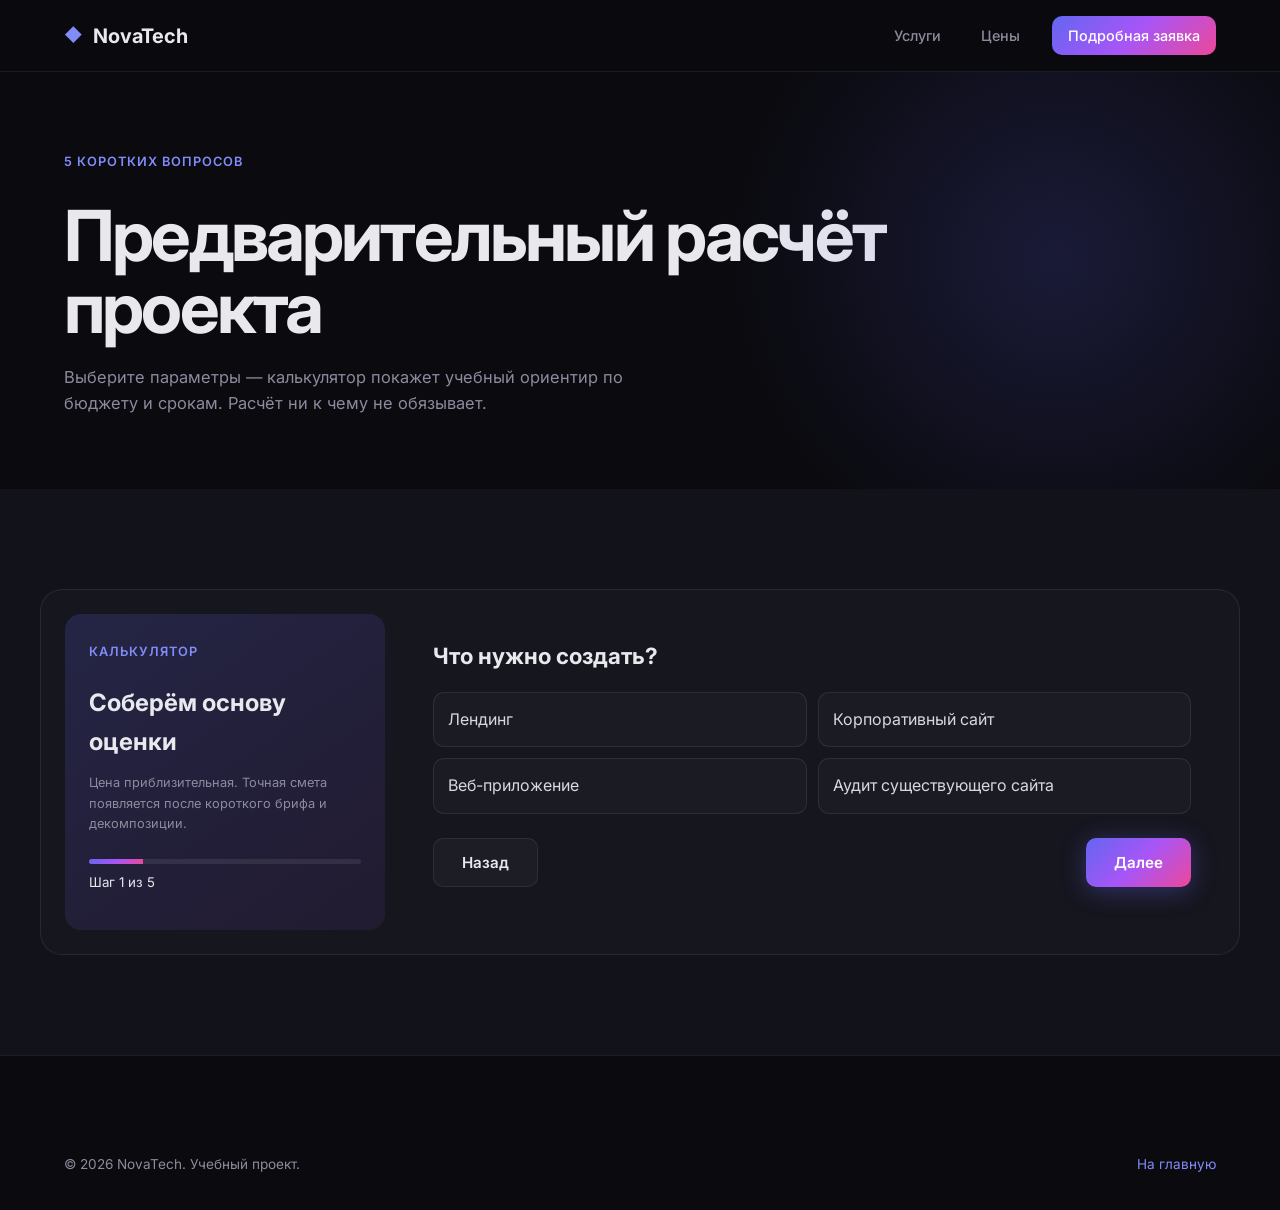
<file: calculator.html>
<!DOCTYPE html><html lang="ru"><head>

<!-- Yandex.Metrika counter -->
<script type="text/javascript">
    (function(m,e,t,r,i,k,a){
        m[i]=m[i]||function(){(m[i].a=m[i].a||[]).push(arguments)};
        m[i].l=1*new Date();
        for (var j = 0; j < document.scripts.length; j++) {if (document.scripts[j].src === r) { return; }}
        k=e.createElement(t),a=e.getElementsByTagName(t)[0],k.async=1,k.src=r,a.parentNode.insertBefore(k,a)
    })(window, document,'script','https://mc.yandex.ru/metrika/tag.js?id=110083258', 'ym');

    ym(110083258, 'init', {ssr:true, webvisor:true, clickmap:true, ecommerce:"dataLayer", referrer: document.referrer, url: location.href, accurateTrackBounce:true, trackLinks:true});
</script>
<noscript><div><img src="https://mc.yandex.ru/watch/110083258" style="position:absolute; left:-9999px;" alt="" /></div></noscript>
<!-- /Yandex.Metrika counter -->



<meta charset="UTF-8"><meta name="viewport" content="width=device-width,initial-scale=1.0"><title>Калькулятор проекта — NovaTech</title><link rel="preconnect" href="https://fonts.googleapis.com"><link rel="preconnect" href="https://fonts.gstatic.com" crossorigin><link href="https://fonts.googleapis.com/css2?family=Inter:wght@400;500;600;700;800&display=swap" rel="stylesheet"><link rel="stylesheet" href="css/style.css?v=20260622-1"><link rel="stylesheet" href="css/pages.css?v=20260622-1"></head><body>
<header class="header header--scrolled"><div class="container header__inner"><a href="index.html" class="logo"><span class="logo__icon">◆</span><span class="logo__text">NovaTech</span></a><nav class="nav nav--reviews"><a href="index.html#services" class="nav__link">Услуги</a><a href="pricing.html" class="nav__link">Цены</a><a href="project.html" class="nav__link nav__link--cta">Подробная заявка</a></nav></div></header>
<main class="subpage"><section class="subpage-hero"><div class="container"><span class="section-tag">5 коротких вопросов</span><h1 style="max-width:850px">Предварительный расчёт проекта</h1><p>Выберите параметры — калькулятор покажет учебный ориентир по бюджету и срокам. Расчёт ни к чему не обязывает.</p></div></section>
<section class="page-section page-section--soft"><div class="container calculator-shell" id="calculator"><aside class="calculator-aside"><span class="section-tag">Калькулятор</span><h2>Соберём основу оценки</h2><p>Цена приблизительная. Точная смета появляется после короткого брифа и декомпозиции.</p><div class="calculator-progress"><span><i id="quizProgress"></i></span><small id="quizProgressText">Шаг 1 из 5</small></div></aside><div class="calculator-main">
  <form id="quizForm"><label class="honeypot" aria-hidden="true">Ваш сайт<input type="text" name="website" tabindex="-1" autocomplete="off"></label>
    <section class="quiz-step" data-step="0"><h3>Что нужно создать?</h3><div class="quiz-options"><label class="quiz-option"><input type="radio" name="type" value="120000" data-label="Лендинг"><span>Лендинг</span></label><label class="quiz-option"><input type="radio" name="type" value="180000" data-label="Корпоративный сайт"><span>Корпоративный сайт</span></label><label class="quiz-option"><input type="radio" name="type" value="350000" data-label="Веб-приложение"><span>Веб-приложение</span></label><label class="quiz-option"><input type="radio" name="type" value="45000" data-label="Аудит"><span>Аудит существующего сайта</span></label></div></section>
    <section class="quiz-step" data-step="1" hidden><h3>Нужен индивидуальный дизайн?</h3><div class="quiz-options"><label class="quiz-option"><input type="radio" name="design" value="0"><span>Есть готовый дизайн</span></label><label class="quiz-option"><input type="radio" name="design" value="60000"><span>Нужен дизайн с нуля</span></label><label class="quiz-option"><input type="radio" name="design" value="30000"><span>Доработать существующий</span></label><label class="quiz-option"><input type="radio" name="design" value="90000"><span>Нужна дизайн-система</span></label></div></section>
    <section class="quiz-step" data-step="2" hidden><h3>Какие функции понадобятся?</h3><div class="quiz-options"><label class="quiz-option"><input type="checkbox" name="features" value="35000"><span>Формы и интеграции</span></label><label class="quiz-option"><input type="checkbox" name="features" value="90000"><span>Личный кабинет</span></label><label class="quiz-option"><input type="checkbox" name="features" value="70000"><span>Каталог или магазин</span></label><label class="quiz-option"><input type="checkbox" name="features" value="50000"><span>CRM / API</span></label></div></section>
    <section class="quiz-step" data-step="3" hidden><h3>Какой срок запуска?</h3><div class="quiz-options"><label class="quiz-option"><input type="radio" name="speed" value="1"><span>Обычный темп</span></label><label class="quiz-option"><input type="radio" name="speed" value="1.25"><span>Нужно быстрее</span></label><label class="quiz-option"><input type="radio" name="speed" value="1.5"><span>Срочный запуск</span></label><label class="quiz-option"><input type="radio" name="speed" value="0.9"><span>Сроки гибкие</span></label></div></section>
    <section class="quiz-step" data-step="4" hidden><h3>Как с вами связаться?</h3><div class="project-form__row"><label><span>Ваше имя</span><input name="name" required minlength="2" placeholder="Иван"></label><label><span>Телефон или email</span><input name="contact" required placeholder="+7 999 000-00-00"></label></div><label class="contact__consent" style="margin-top:16px"><input type="checkbox" name="consent" required><span>Согласен на обработку персональных данных</span></label></section>
    <div class="quiz-controls"><button type="button" class="btn btn--ghost" id="quizBack" hidden>Назад</button><button type="button" class="btn btn--primary" id="quizNext">Далее</button></div><p class="contact__status" id="quizStatus" role="status"></p>
  </form>
  <div class="quiz-result" id="quizResult" hidden><div class="lead-modal__success-icon">✓</div><h2>Предварительная оценка</h2><strong id="quizPrice"></strong><p id="quizSummary"></p><p>Расчёт сохранён в браузере. Мы имитируем отправку заявки для учебного проекта.</p><a href="project.html" class="btn btn--primary" style="margin-top:20px">Заполнить подробный бриф</a></div>
</div></div></section></main><footer class="footer"><div class="container footer__bottom-inner reviews-footer"><span>© 2026 NovaTech. Учебный проект.</span><a href="index.html">На главную</a></div></footer><script src="js/calculator.js?v=20260622-1"></script></body></html>
</file>
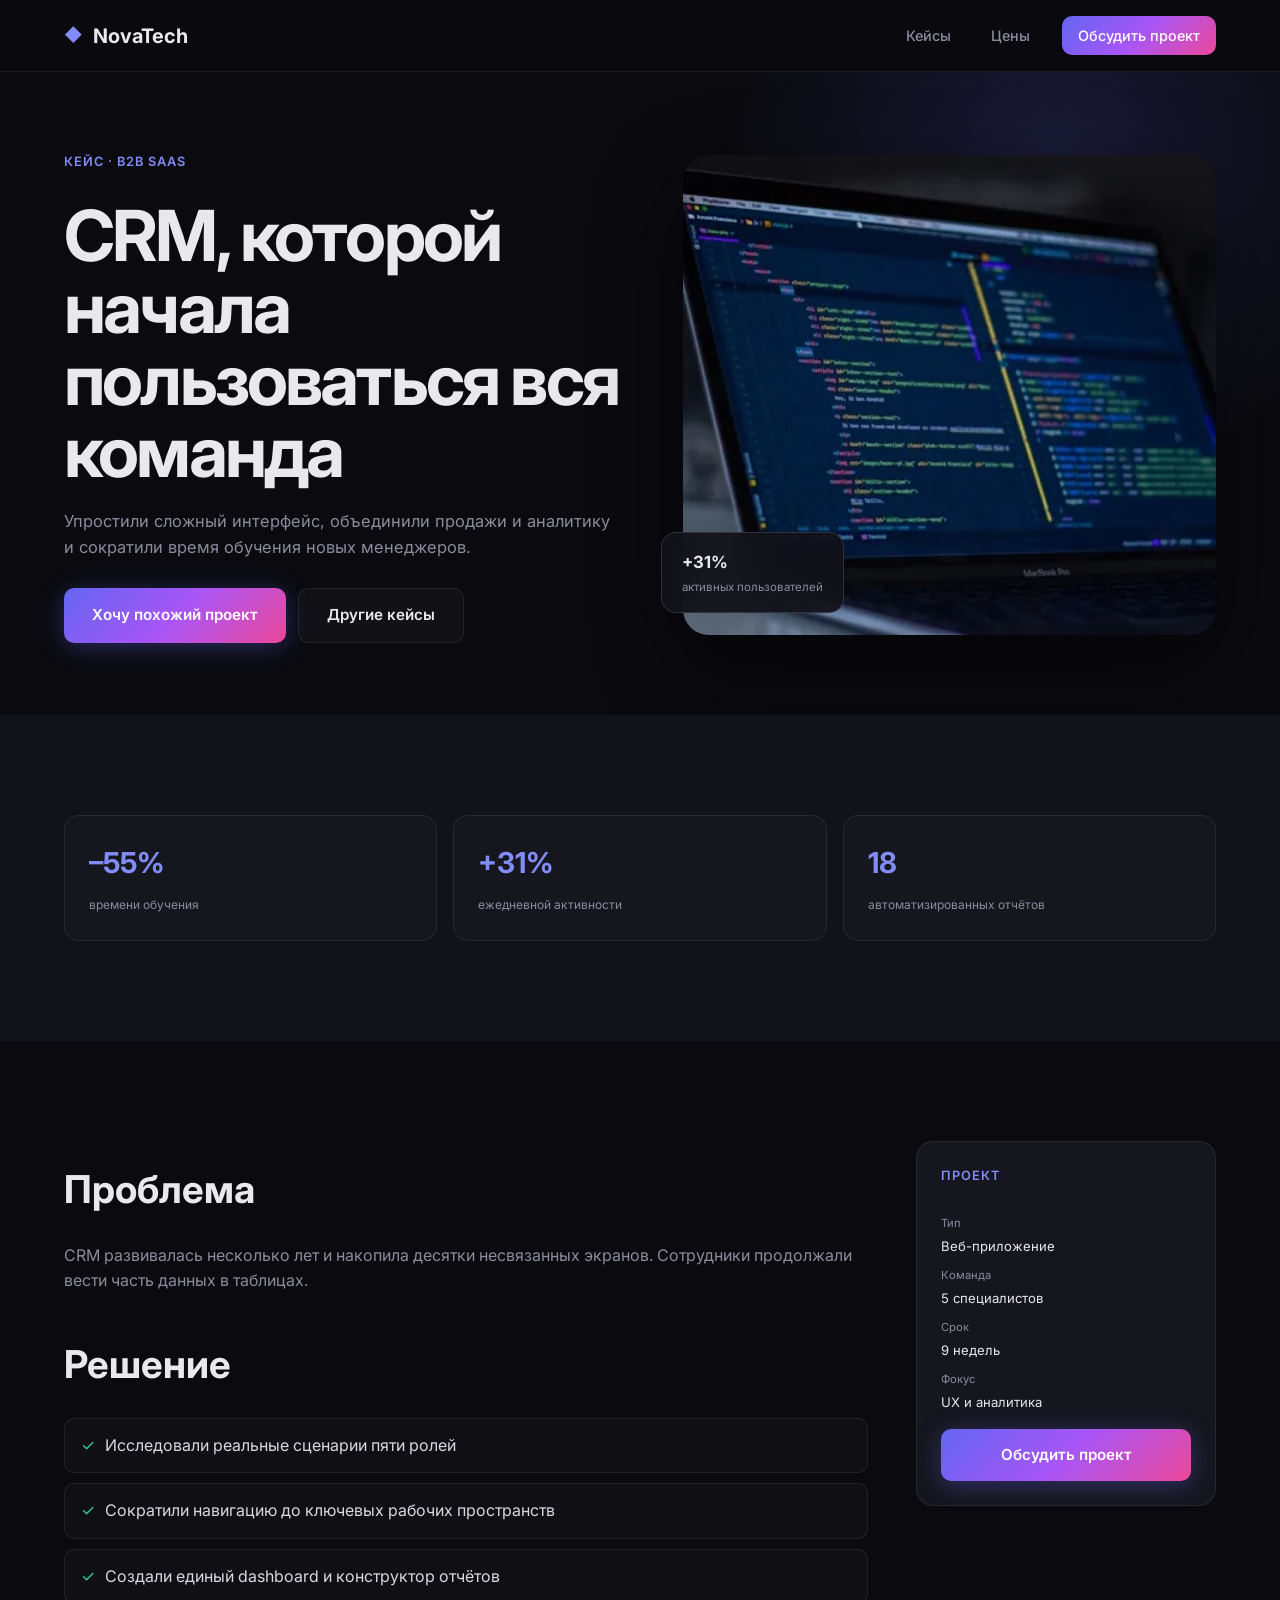
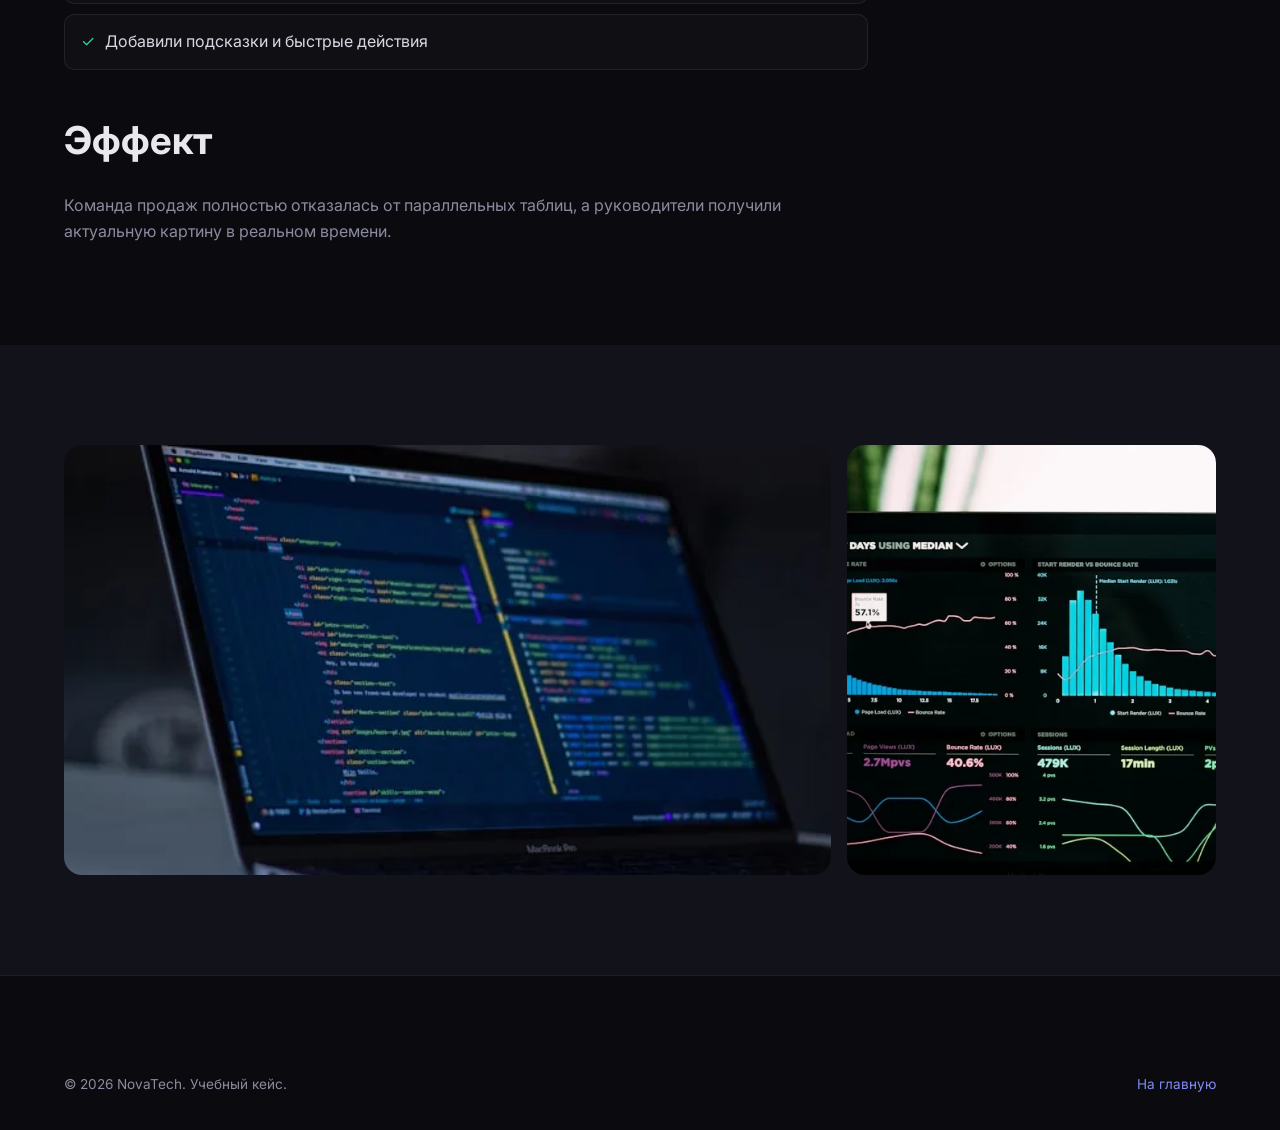
<file: case-crm.html>
<!DOCTYPE html><html lang="ru"><head>

<!-- Yandex.Metrika counter -->
<script type="text/javascript">
    (function(m,e,t,r,i,k,a){
        m[i]=m[i]||function(){(m[i].a=m[i].a||[]).push(arguments)};
        m[i].l=1*new Date();
        for (var j = 0; j < document.scripts.length; j++) {if (document.scripts[j].src === r) { return; }}
        k=e.createElement(t),a=e.getElementsByTagName(t)[0],k.async=1,k.src=r,a.parentNode.insertBefore(k,a)
    })(window, document,'script','https://mc.yandex.ru/metrika/tag.js?id=110083258', 'ym');

    ym(110083258, 'init', {ssr:true, webvisor:true, clickmap:true, ecommerce:"dataLayer", referrer: document.referrer, url: location.href, accurateTrackBounce:true, trackLinks:true});
</script>
<noscript><div><img src="https://mc.yandex.ru/watch/110083258" style="position:absolute; left:-9999px;" alt="" /></div></noscript>
<!-- /Yandex.Metrika counter -->



<meta charset="UTF-8"><meta name="viewport" content="width=device-width,initial-scale=1.0"><title>Кейс CRM Dashboard — NovaTech</title><link rel="preconnect" href="https://fonts.googleapis.com"><link rel="preconnect" href="https://fonts.gstatic.com" crossorigin><link href="https://fonts.googleapis.com/css2?family=Inter:wght@400;500;600;700;800&display=swap" rel="stylesheet"><link rel="stylesheet" href="css/style.css?v=20260622-1"><link rel="stylesheet" href="css/pages.css?v=20260622-1"></head><body>
<header class="header header--scrolled"><div class="container header__inner"><a href="index.html" class="logo"><span class="logo__icon">◆</span><span class="logo__text">NovaTech</span></a><nav class="nav nav--reviews"><a href="index.html#portfolio" class="nav__link">Кейсы</a><a href="pricing.html" class="nav__link">Цены</a><a href="project.html" class="nav__link nav__link--cta">Обсудить проект</a></nav></div></header>
<main class="subpage"><section class="subpage-hero"><div class="container subpage-hero__grid"><div><span class="section-tag">Кейс · B2B SaaS</span><h1>CRM, которой начала пользоваться вся команда</h1><p>Упростили сложный интерфейс, объединили продажи и аналитику и сократили время обучения новых менеджеров.</p><div class="subpage-actions"><a href="project.html?service=Бизнес-анализ" class="btn btn--primary">Хочу похожий проект</a><a href="index.html#portfolio" class="btn btn--ghost">Другие кейсы</a></div></div><div class="subpage-hero__image"><img src="img/portfolio-2.webp" alt="CRM Dashboard"><div class="subpage-hero__float"><strong>+31%</strong><span>активных пользователей</span></div></div></div></section>
<section class="page-section page-section--soft"><div class="container"><div class="result-grid"><div class="result-card"><strong>–55%</strong><span>времени обучения</span></div><div class="result-card"><strong>+31%</strong><span>ежедневной активности</span></div><div class="result-card"><strong>18</strong><span>автоматизированных отчётов</span></div></div></div></section>
<section class="page-section"><div class="container content-layout"><article class="content-prose"><h2>Проблема</h2><p>CRM развивалась несколько лет и накопила десятки несвязанных экранов. Сотрудники продолжали вести часть данных в таблицах.</p><h2>Решение</h2><ul><li>Исследовали реальные сценарии пяти ролей</li><li>Сократили навигацию до ключевых рабочих пространств</li><li>Создали единый dashboard и конструктор отчётов</li><li>Добавили подсказки и быстрые действия</li></ul><h2>Эффект</h2><p>Команда продаж полностью отказалась от параллельных таблиц, а руководители получили актуальную картину в реальном времени.</p></article><aside class="content-sidebar"><span class="section-tag">Проект</span><dl><dt>Тип</dt><dd>Веб-приложение</dd><dt>Команда</dt><dd>5 специалистов</dd><dt>Срок</dt><dd>9 недель</dd><dt>Фокус</dt><dd>UX и аналитика</dd></dl><a href="project.html" class="btn btn--primary">Обсудить проект</a></aside></div></section><section class="page-section page-section--soft"><div class="container case-gallery"><img src="img/portfolio-2.webp" alt="CRM dashboard"><img src="img/service-business.webp" alt="Работа над процессами"></div></section></main><footer class="footer"><div class="container footer__bottom-inner reviews-footer"><span>© 2026 NovaTech. Учебный кейс.</span><a href="index.html">На главную</a></div></footer></body></html>
</file>
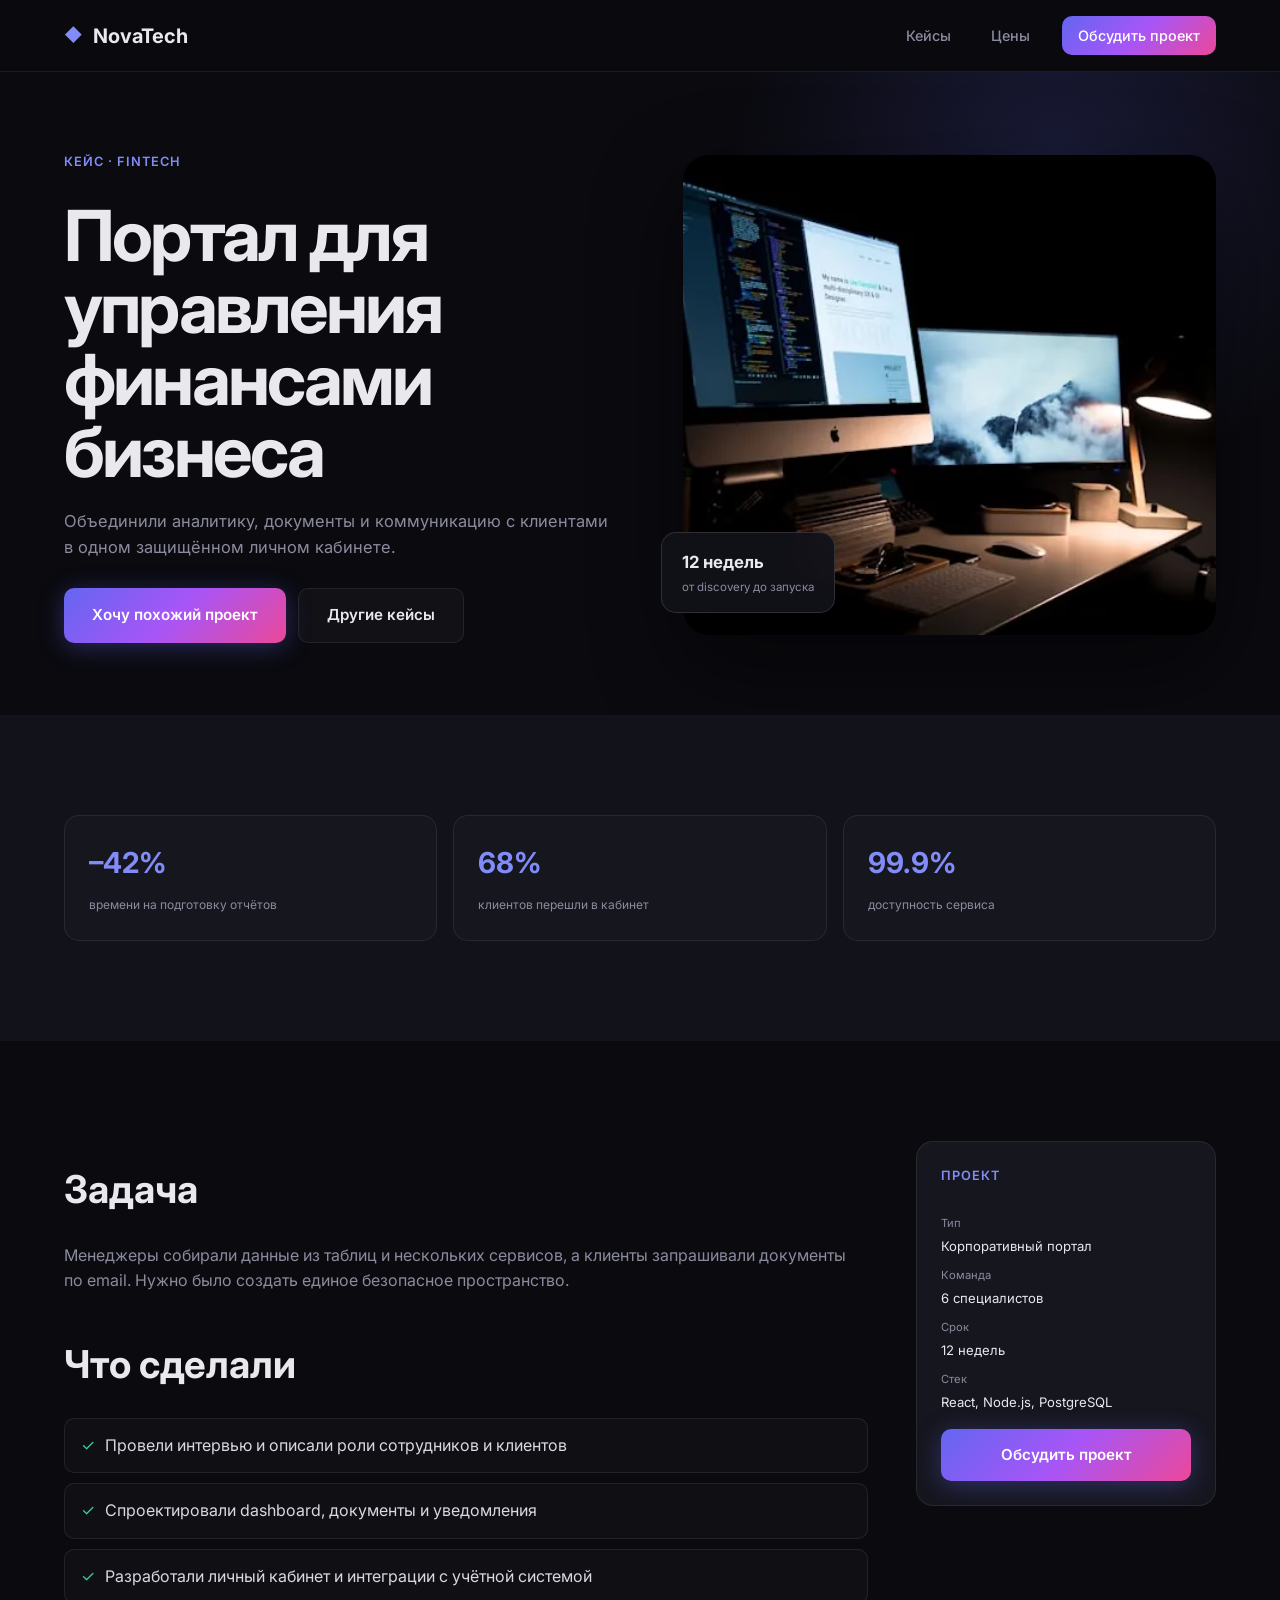
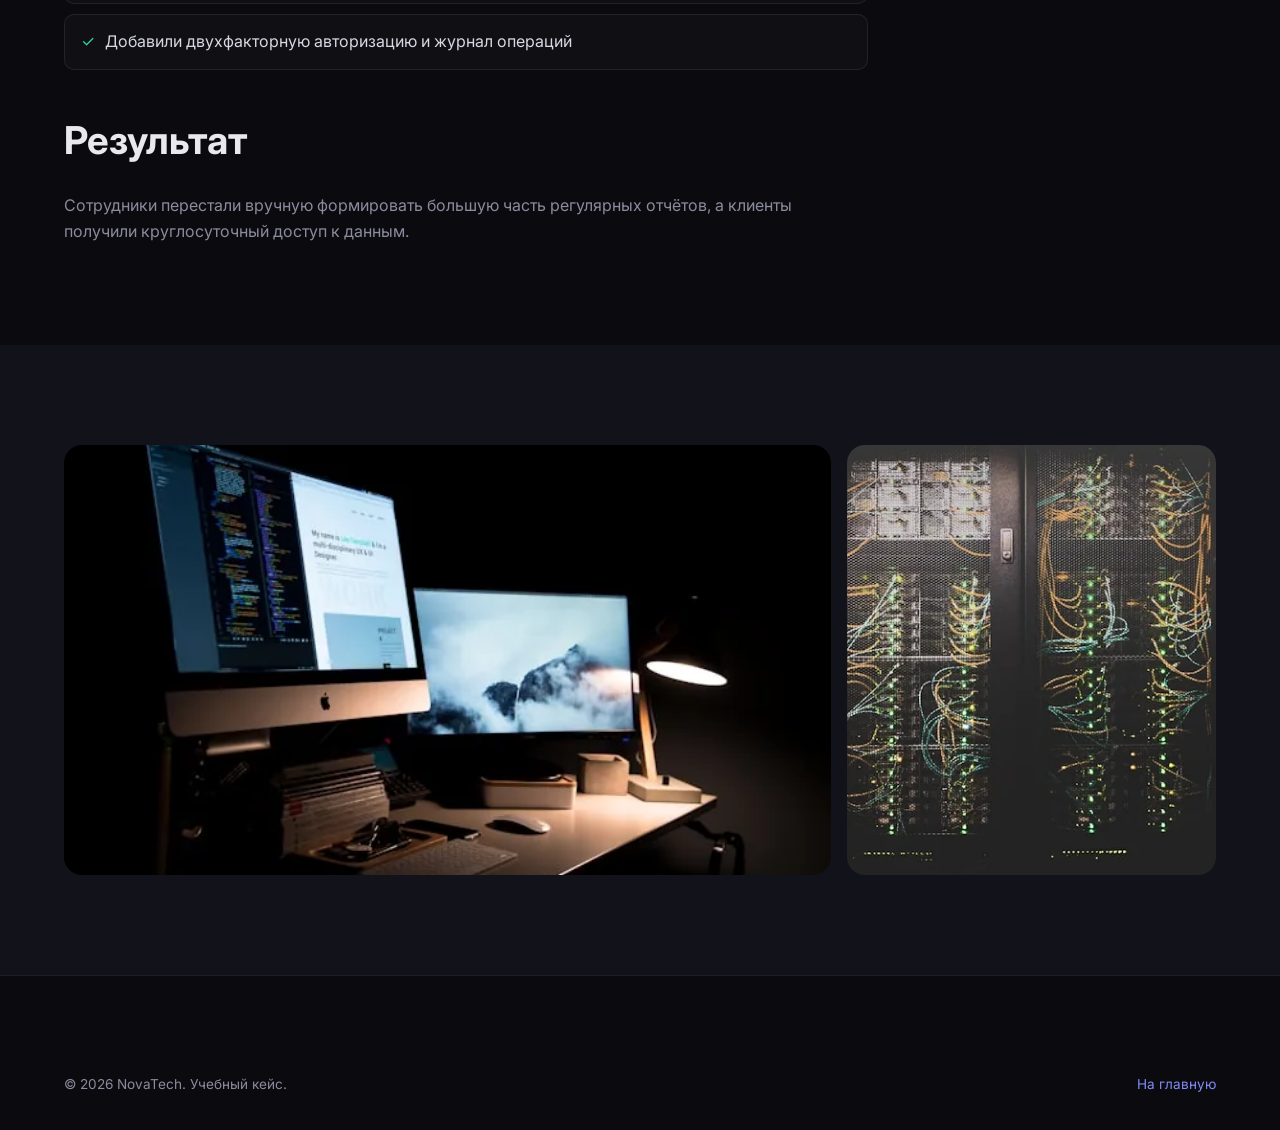
<file: case-fintech.html>
<!DOCTYPE html><html lang="ru"><head>

<!-- Yandex.Metrika counter -->
<script type="text/javascript">
    (function(m,e,t,r,i,k,a){
        m[i]=m[i]||function(){(m[i].a=m[i].a||[]).push(arguments)};
        m[i].l=1*new Date();
        for (var j = 0; j < document.scripts.length; j++) {if (document.scripts[j].src === r) { return; }}
        k=e.createElement(t),a=e.getElementsByTagName(t)[0],k.async=1,k.src=r,a.parentNode.insertBefore(k,a)
    })(window, document,'script','https://mc.yandex.ru/metrika/tag.js?id=110083258', 'ym');

    ym(110083258, 'init', {ssr:true, webvisor:true, clickmap:true, ecommerce:"dataLayer", referrer: document.referrer, url: location.href, accurateTrackBounce:true, trackLinks:true});
</script>
<noscript><div><img src="https://mc.yandex.ru/watch/110083258" style="position:absolute; left:-9999px;" alt="" /></div></noscript>
<!-- /Yandex.Metrika counter -->



<meta charset="UTF-8"><meta name="viewport" content="width=device-width,initial-scale=1.0"><title>Кейс FinTech Portal — NovaTech</title><link rel="preconnect" href="https://fonts.googleapis.com"><link rel="preconnect" href="https://fonts.gstatic.com" crossorigin><link href="https://fonts.googleapis.com/css2?family=Inter:wght@400;500;600;700;800&display=swap" rel="stylesheet"><link rel="stylesheet" href="css/style.css?v=20260622-1"><link rel="stylesheet" href="css/pages.css?v=20260622-1"></head><body>
<header class="header header--scrolled"><div class="container header__inner"><a href="index.html" class="logo"><span class="logo__icon">◆</span><span class="logo__text">NovaTech</span></a><nav class="nav nav--reviews"><a href="index.html#portfolio" class="nav__link">Кейсы</a><a href="pricing.html" class="nav__link">Цены</a><a href="project.html" class="nav__link nav__link--cta">Обсудить проект</a></nav></div></header>
<main class="subpage"><section class="subpage-hero"><div class="container subpage-hero__grid"><div><span class="section-tag">Кейс · FinTech</span><h1>Портал для управления финансами бизнеса</h1><p>Объединили аналитику, документы и коммуникацию с клиентами в одном защищённом личном кабинете.</p><div class="subpage-actions"><a href="project.html?service=Создание-сайта" class="btn btn--primary">Хочу похожий проект</a><a href="index.html#portfolio" class="btn btn--ghost">Другие кейсы</a></div></div><div class="subpage-hero__image"><img src="img/portfolio-1.webp" alt="FinTech Portal"><div class="subpage-hero__float"><strong>12 недель</strong><span>от discovery до запуска</span></div></div></div></section>
<section class="page-section page-section--soft"><div class="container"><div class="result-grid"><div class="result-card"><strong>–42%</strong><span>времени на подготовку отчётов</span></div><div class="result-card"><strong>68%</strong><span>клиентов перешли в кабинет</span></div><div class="result-card"><strong>99.9%</strong><span>доступность сервиса</span></div></div></div></section>
<section class="page-section"><div class="container content-layout"><article class="content-prose"><h2>Задача</h2><p>Менеджеры собирали данные из таблиц и нескольких сервисов, а клиенты запрашивали документы по email. Нужно было создать единое безопасное пространство.</p><h2>Что сделали</h2><ul><li>Провели интервью и описали роли сотрудников и клиентов</li><li>Спроектировали dashboard, документы и уведомления</li><li>Разработали личный кабинет и интеграции с учётной системой</li><li>Добавили двухфакторную авторизацию и журнал операций</li></ul><h2>Результат</h2><p>Сотрудники перестали вручную формировать большую часть регулярных отчётов, а клиенты получили круглосуточный доступ к данным.</p></article><aside class="content-sidebar"><span class="section-tag">Проект</span><dl><dt>Тип</dt><dd>Корпоративный портал</dd><dt>Команда</dt><dd>6 специалистов</dd><dt>Срок</dt><dd>12 недель</dd><dt>Стек</dt><dd>React, Node.js, PostgreSQL</dd></dl><a href="project.html" class="btn btn--primary">Обсудить проект</a></aside></div></section>
<section class="page-section page-section--soft"><div class="container case-gallery"><img src="img/portfolio-1.webp" alt="Главный экран портала"><img src="img/service-system.webp" alt="Архитектура решения"></div></section></main><footer class="footer"><div class="container footer__bottom-inner reviews-footer"><span>© 2026 NovaTech. Учебный кейс.</span><a href="index.html">На главную</a></div></footer></body></html>
</file>
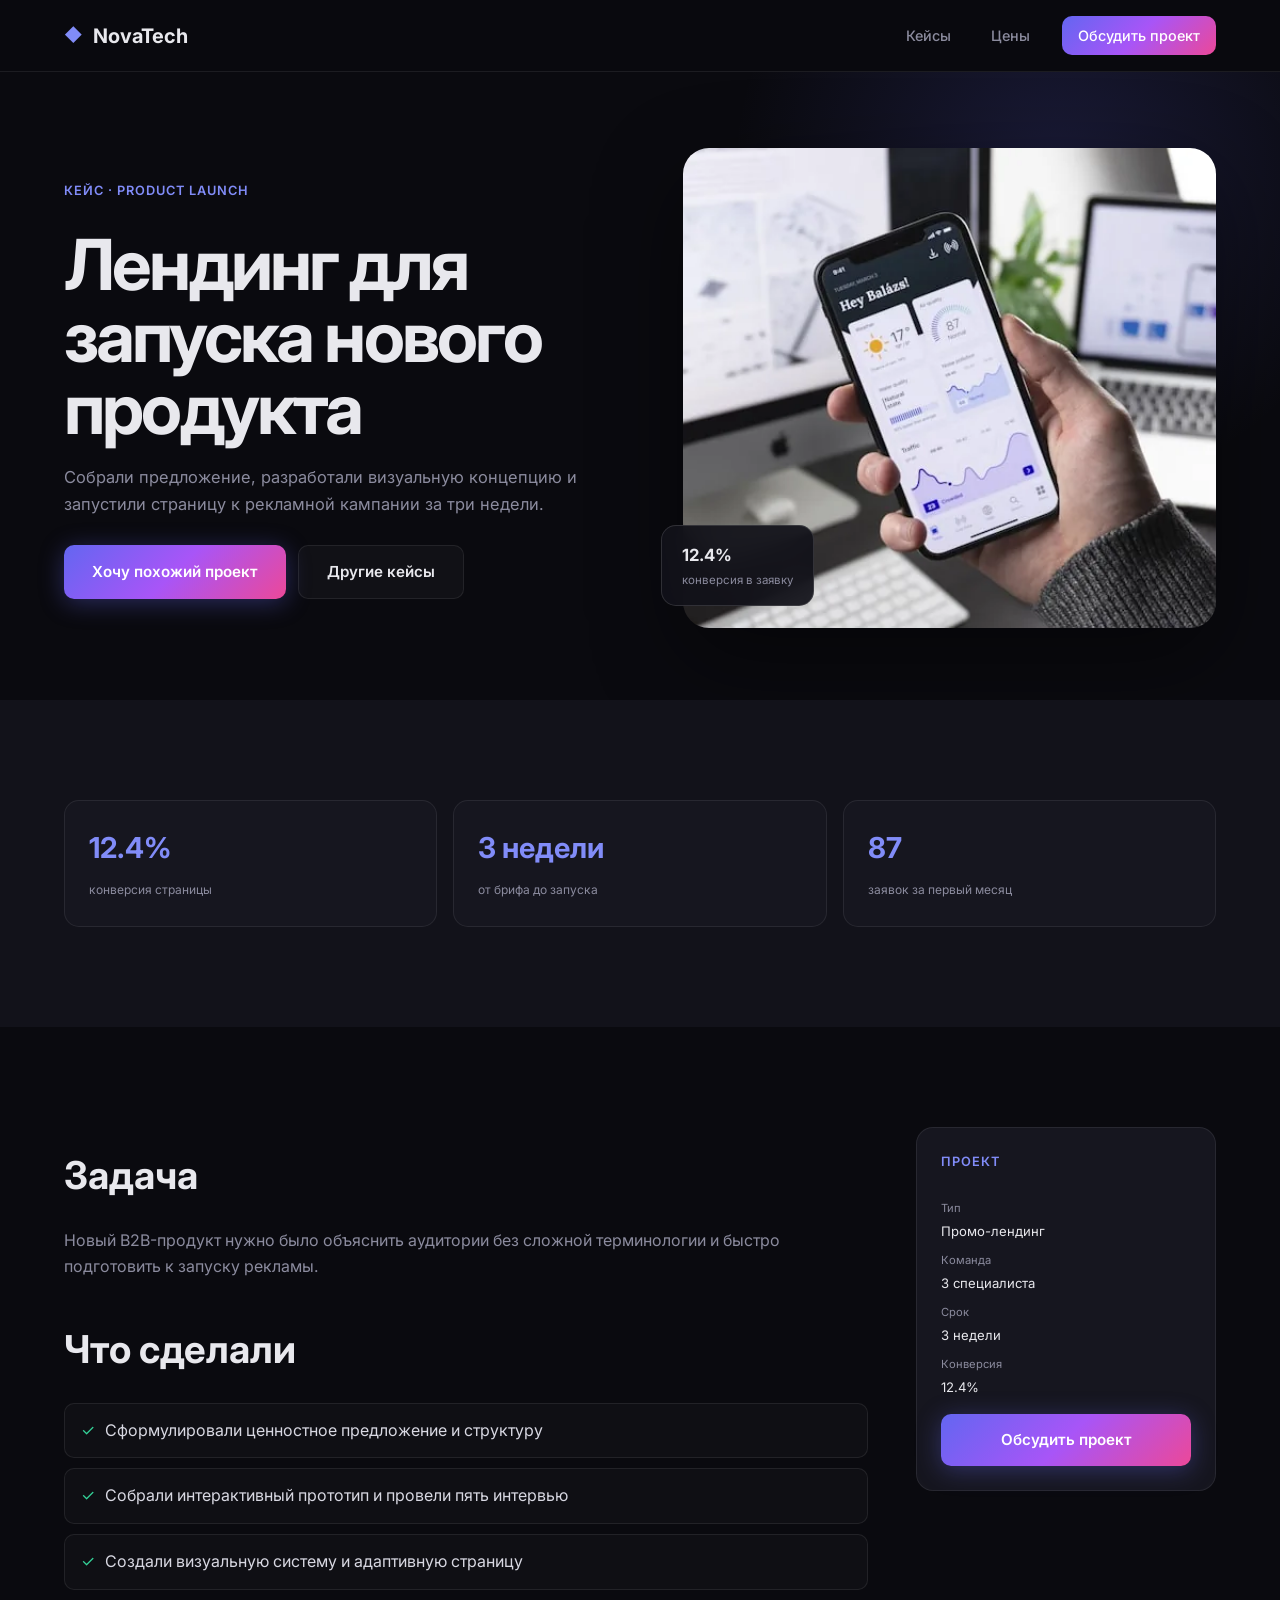
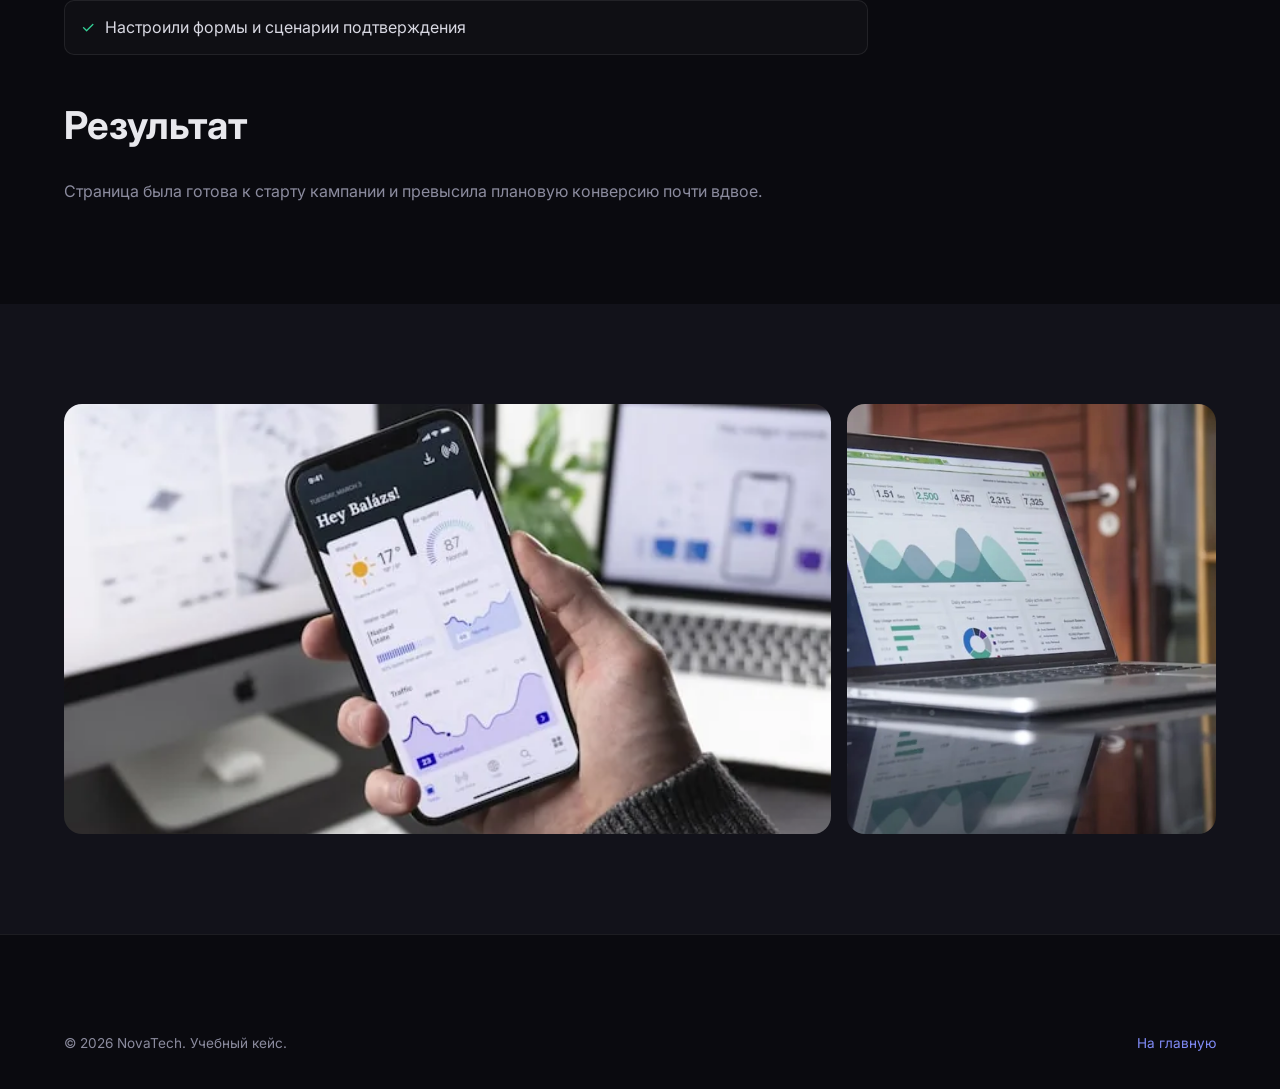
<file: case-launch.html>
<!DOCTYPE html><html lang="ru"><head>

<!-- Yandex.Metrika counter -->
<script type="text/javascript">
    (function(m,e,t,r,i,k,a){
        m[i]=m[i]||function(){(m[i].a=m[i].a||[]).push(arguments)};
        m[i].l=1*new Date();
        for (var j = 0; j < document.scripts.length; j++) {if (document.scripts[j].src === r) { return; }}
        k=e.createElement(t),a=e.getElementsByTagName(t)[0],k.async=1,k.src=r,a.parentNode.insertBefore(k,a)
    })(window, document,'script','https://mc.yandex.ru/metrika/tag.js?id=110083258', 'ym');

    ym(110083258, 'init', {ssr:true, webvisor:true, clickmap:true, ecommerce:"dataLayer", referrer: document.referrer, url: location.href, accurateTrackBounce:true, trackLinks:true});
</script>
<noscript><div><img src="https://mc.yandex.ru/watch/110083258" style="position:absolute; left:-9999px;" alt="" /></div></noscript>
<!-- /Yandex.Metrika counter -->



<meta charset="UTF-8"><meta name="viewport" content="width=device-width,initial-scale=1.0"><title>Кейс Product Launch — NovaTech</title><link rel="preconnect" href="https://fonts.googleapis.com"><link rel="preconnect" href="https://fonts.gstatic.com" crossorigin><link href="https://fonts.googleapis.com/css2?family=Inter:wght@400;500;600;700;800&display=swap" rel="stylesheet"><link rel="stylesheet" href="css/style.css?v=20260622-1"><link rel="stylesheet" href="css/pages.css?v=20260622-1"></head><body>
<header class="header header--scrolled"><div class="container header__inner"><a href="index.html" class="logo"><span class="logo__icon">◆</span><span class="logo__text">NovaTech</span></a><nav class="nav nav--reviews"><a href="index.html#portfolio" class="nav__link">Кейсы</a><a href="pricing.html" class="nav__link">Цены</a><a href="project.html" class="nav__link nav__link--cta">Обсудить проект</a></nav></div></header>
<main class="subpage"><section class="subpage-hero"><div class="container subpage-hero__grid"><div><span class="section-tag">Кейс · Product Launch</span><h1>Лендинг для запуска нового продукта</h1><p>Собрали предложение, разработали визуальную концепцию и запустили страницу к рекламной кампании за три недели.</p><div class="subpage-actions"><a href="project.html?service=Создание-сайта" class="btn btn--primary">Хочу похожий проект</a><a href="index.html#portfolio" class="btn btn--ghost">Другие кейсы</a></div></div><div class="subpage-hero__image"><img src="img/portfolio-3.webp" alt="Product Launch"><div class="subpage-hero__float"><strong>12.4%</strong><span>конверсия в заявку</span></div></div></div></section>
<section class="page-section page-section--soft"><div class="container"><div class="result-grid"><div class="result-card"><strong>12.4%</strong><span>конверсия страницы</span></div><div class="result-card"><strong>3 недели</strong><span>от брифа до запуска</span></div><div class="result-card"><strong>87</strong><span>заявок за первый месяц</span></div></div></div></section>
<section class="page-section"><div class="container content-layout"><article class="content-prose"><h2>Задача</h2><p>Новый B2B-продукт нужно было объяснить аудитории без сложной терминологии и быстро подготовить к запуску рекламы.</p><h2>Что сделали</h2><ul><li>Сформулировали ценностное предложение и структуру</li><li>Собрали интерактивный прототип и провели пять интервью</li><li>Создали визуальную систему и адаптивную страницу</li><li>Настроили формы и сценарии подтверждения</li></ul><h2>Результат</h2><p>Страница была готова к старту кампании и превысила плановую конверсию почти вдвое.</p></article><aside class="content-sidebar"><span class="section-tag">Проект</span><dl><dt>Тип</dt><dd>Промо-лендинг</dd><dt>Команда</dt><dd>3 специалиста</dd><dt>Срок</dt><dd>3 недели</dd><dt>Конверсия</dt><dd>12.4%</dd></dl><a href="project.html" class="btn btn--primary">Обсудить проект</a></aside></div></section><section class="page-section page-section--soft"><div class="container case-gallery"><img src="img/portfolio-3.webp" alt="Промо-страница"><img src="img/service-web.webp" alt="Анализ конверсии"></div></section></main><footer class="footer"><div class="container footer__bottom-inner reviews-footer"><span>© 2026 NovaTech. Учебный кейс.</span><a href="index.html">На главную</a></div></footer></body></html>
</file>
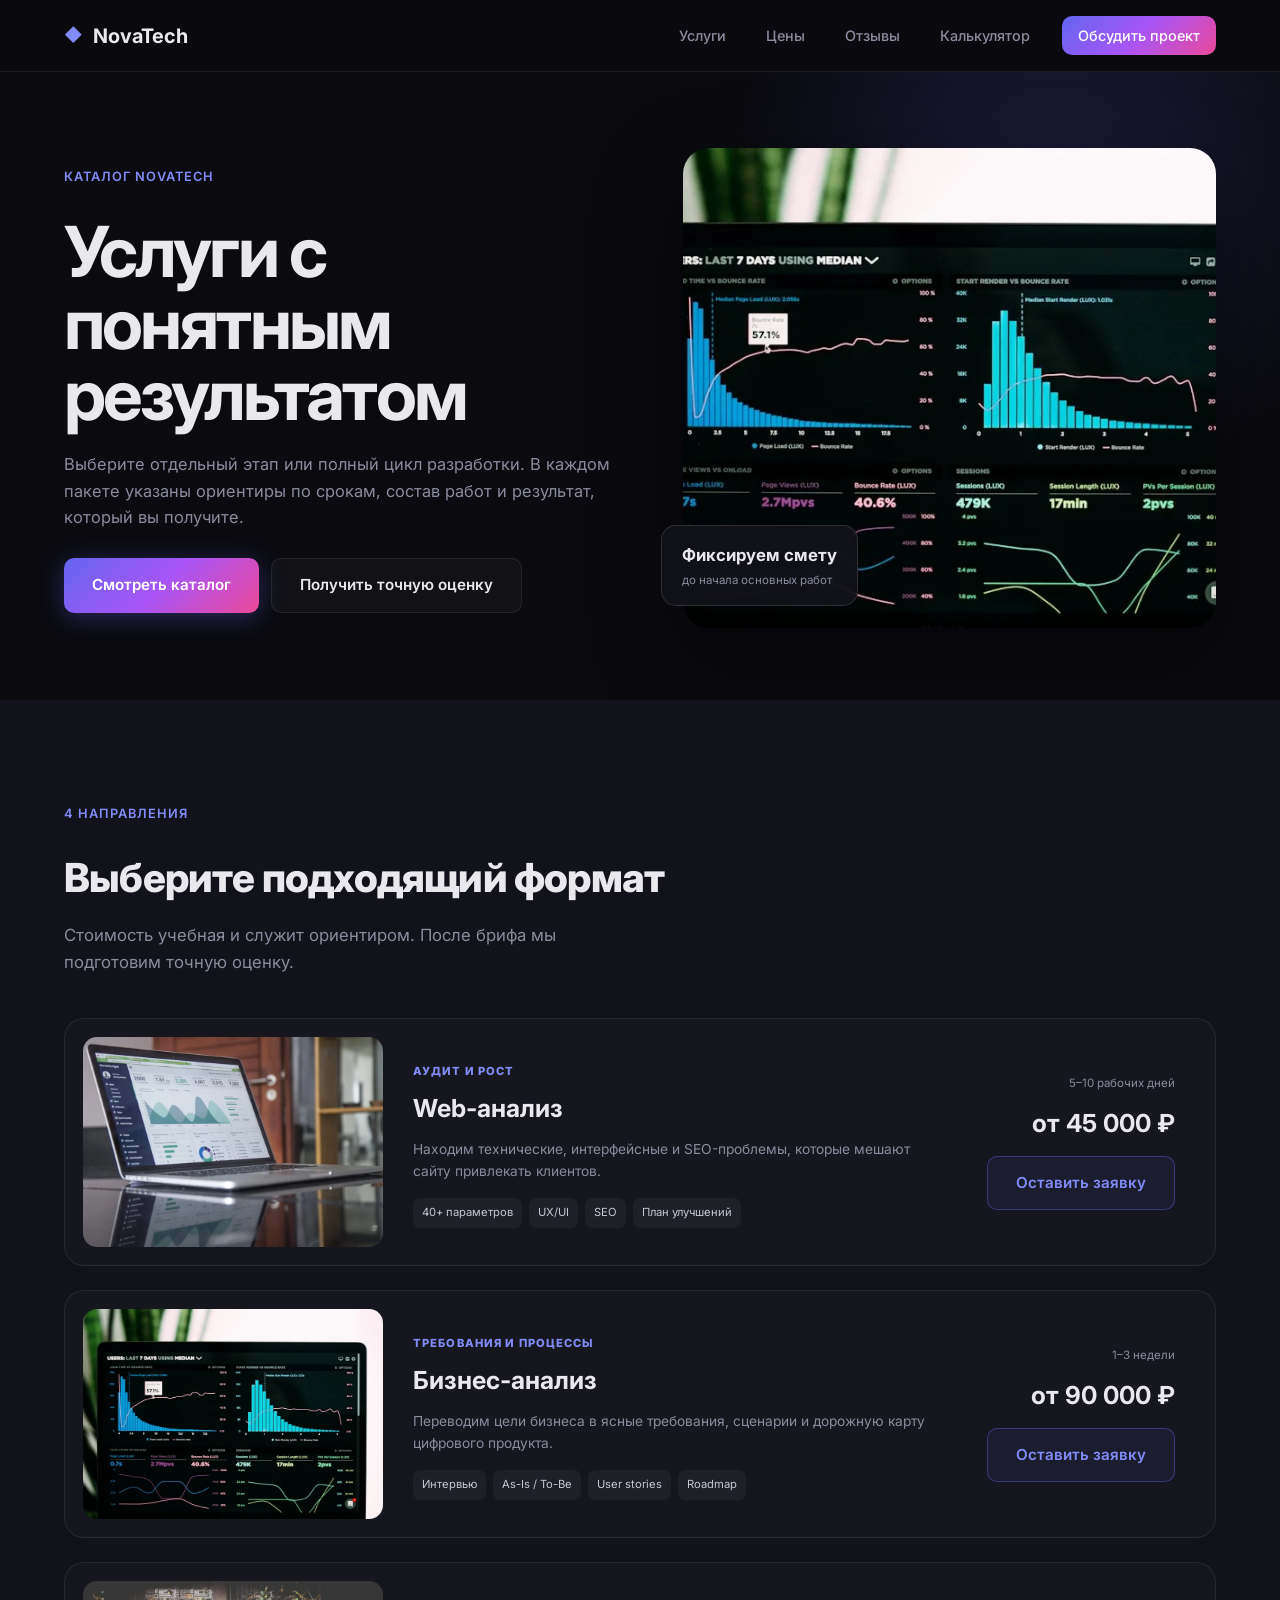
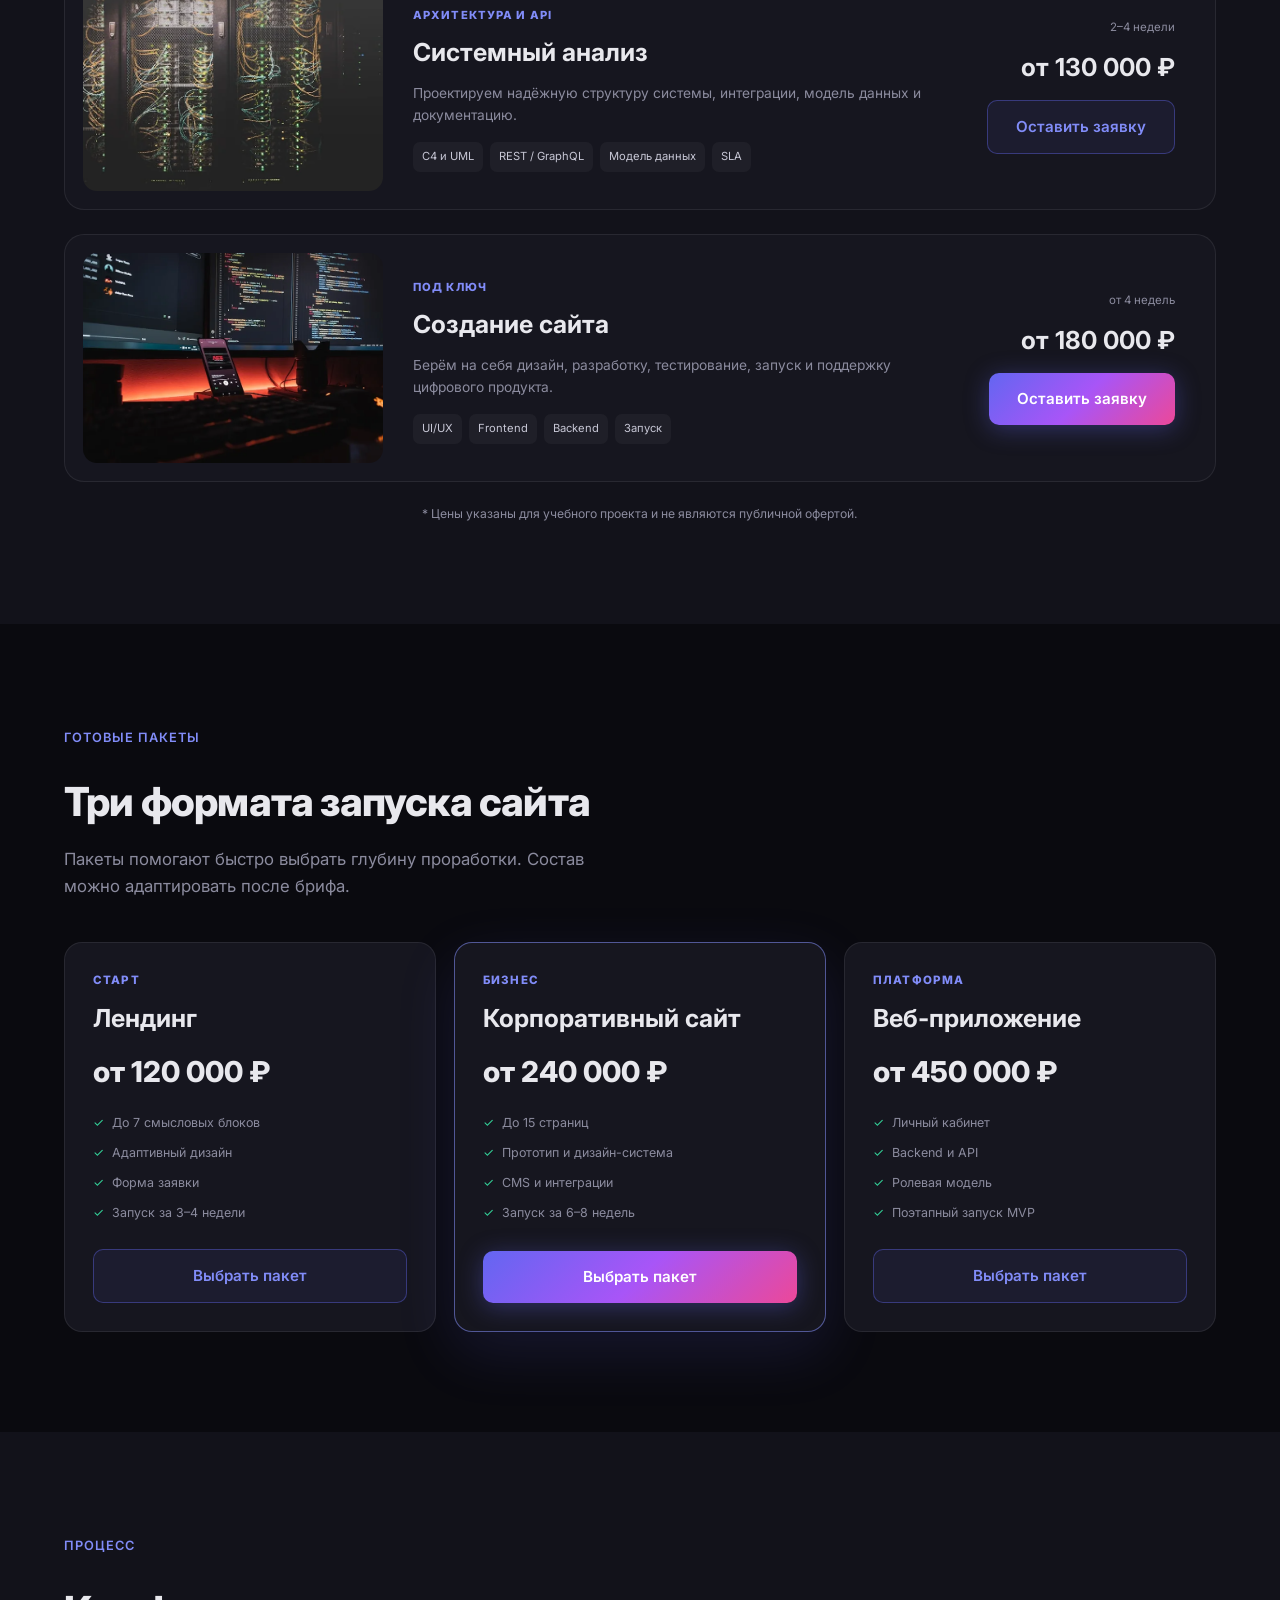
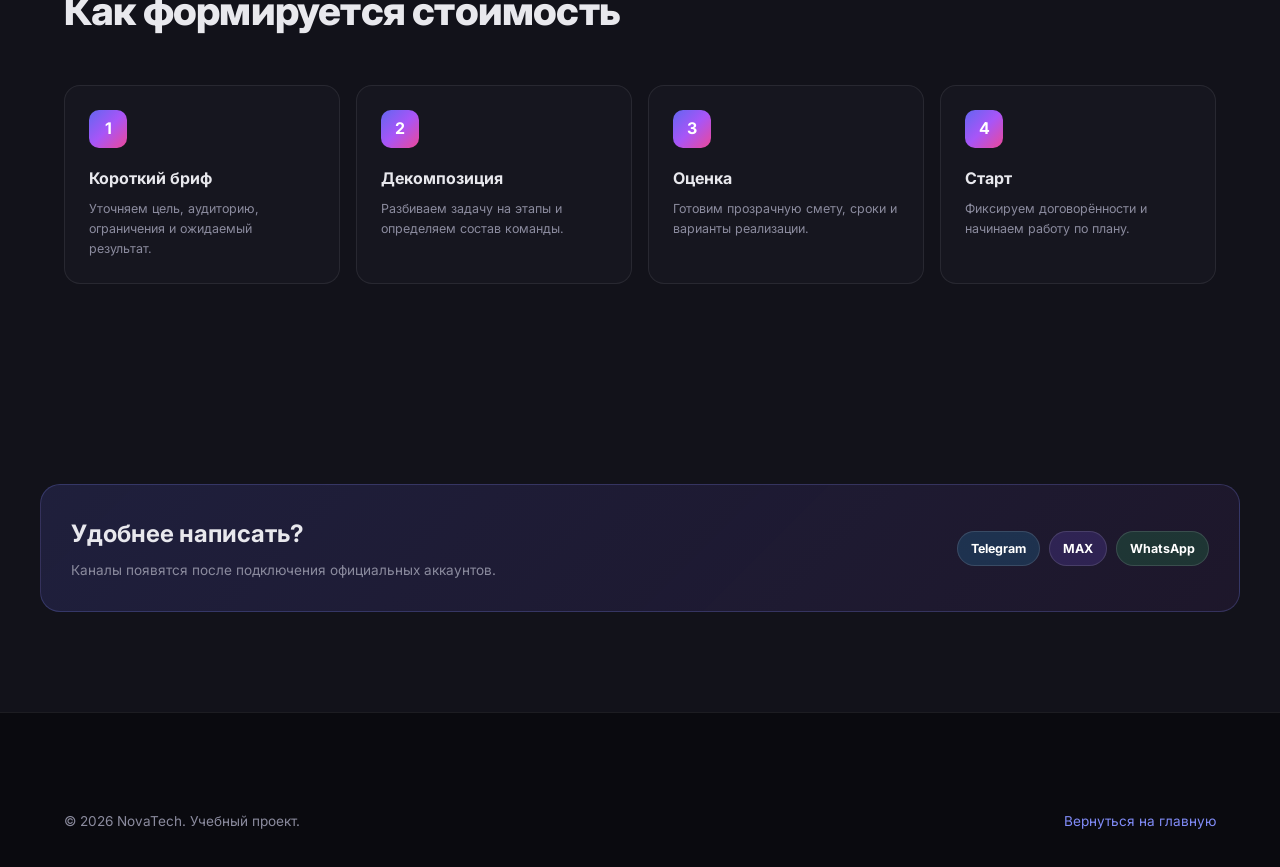
<file: pricing.html>
<!DOCTYPE html>
<html lang="ru">
<head>

<!-- Yandex.Metrika counter -->
<script type="text/javascript">
    (function(m,e,t,r,i,k,a){
        m[i]=m[i]||function(){(m[i].a=m[i].a||[]).push(arguments)};
        m[i].l=1*new Date();
        for (var j = 0; j < document.scripts.length; j++) {if (document.scripts[j].src === r) { return; }}
        k=e.createElement(t),a=e.getElementsByTagName(t)[0],k.async=1,k.src=r,a.parentNode.insertBefore(k,a)
    })(window, document,'script','https://mc.yandex.ru/metrika/tag.js?id=110083258', 'ym');

    ym(110083258, 'init', {ssr:true, webvisor:true, clickmap:true, ecommerce:"dataLayer", referrer: document.referrer, url: location.href, accurateTrackBounce:true, trackLinks:true});
</script>
<noscript><div><img src="https://mc.yandex.ru/watch/110083258" style="position:absolute; left:-9999px;" alt="" /></div></noscript>
<!-- /Yandex.Metrika counter -->



  <meta charset="UTF-8">
  <meta name="viewport" content="width=device-width, initial-scale=1.0">
  <meta name="description" content="Цены на web-анализ, бизнес-анализ, системный анализ и создание сайтов NovaTech.">
  <title>Услуги и цены — NovaTech</title>
  <link rel="preconnect" href="https://fonts.googleapis.com">
  <link rel="preconnect" href="https://fonts.gstatic.com" crossorigin>
  <link href="https://fonts.googleapis.com/css2?family=Inter:wght@400;500;600;700;800&display=swap" rel="stylesheet">
  <link rel="stylesheet" href="css/style.css?v=20260622-1">
  <link rel="stylesheet" href="css/pages.css?v=20260622-1">
</head>
<body>
  <header class="header header--scrolled">
    <div class="container header__inner">
      <a href="index.html" class="logo"><span class="logo__icon">◆</span><span class="logo__text">NovaTech</span></a>
      <nav class="nav nav--reviews">
        <a href="index.html#services" class="nav__link">Услуги</a>
        <a href="pricing.html" class="nav__link">Цены</a>
        <a href="reviews.html" class="nav__link">Отзывы</a>
        <a href="calculator.html" class="nav__link">Калькулятор</a>
        <a href="project.html" class="nav__link nav__link--cta">Обсудить проект</a>
      </nav>
    </div>
  </header>

  <main class="subpage">
    <section class="subpage-hero">
      <div class="container subpage-hero__grid">
        <div>
          <span class="section-tag">Каталог NovaTech</span>
          <h1>Услуги с понятным результатом</h1>
          <p>Выберите отдельный этап или полный цикл разработки. В каждом пакете указаны ориентиры по срокам, состав работ и результат, который вы получите.</p>
          <div class="subpage-actions">
            <a href="#catalog" class="btn btn--primary">Смотреть каталог</a>
            <a href="project.html" class="btn btn--ghost">Получить точную оценку</a>
          </div>
        </div>
        <div class="subpage-hero__image">
          <img src="img/service-business.webp" alt="Планирование бюджета цифрового проекта" width="560" height="480">
          <div class="subpage-hero__float"><strong>Фиксируем смету</strong><span>до начала основных работ</span></div>
        </div>
      </div>
    </section>

    <section class="page-section page-section--soft" id="catalog">
      <div class="container">
        <div class="page-head"><span class="section-tag">4 направления</span><h2 class="section-title">Выберите подходящий формат</h2><p class="section-desc">Стоимость учебная и служит ориентиром. После брифа мы подготовим точную оценку.</p></div>
        <div class="catalog-list">
          <article class="catalog-card">
            <img src="img/service-web.webp" alt="Web-анализ и аудит сайта" loading="lazy">
            <div class="catalog-card__body"><span class="catalog-card__tag">Аудит и рост</span><h2>Web-анализ</h2><p>Находим технические, интерфейсные и SEO-проблемы, которые мешают сайту привлекать клиентов.</p><ul><li>40+ параметров</li><li>UX/UI</li><li>SEO</li><li>План улучшений</li></ul></div>
            <div class="catalog-card__price"><span>5–10 рабочих дней</span><strong>от 45 000 ₽</strong><a href="project.html?service=Web-анализ" class="btn btn--outline">Оставить заявку</a></div>
          </article>
          <article class="catalog-card">
            <img src="img/service-business.webp" alt="Бизнес-анализ процессов" loading="lazy">
            <div class="catalog-card__body"><span class="catalog-card__tag">Требования и процессы</span><h2>Бизнес-анализ</h2><p>Переводим цели бизнеса в ясные требования, сценарии и дорожную карту цифрового продукта.</p><ul><li>Интервью</li><li>As-Is / To-Be</li><li>User stories</li><li>Roadmap</li></ul></div>
            <div class="catalog-card__price"><span>1–3 недели</span><strong>от 90 000 ₽</strong><a href="project.html?service=Бизнес-анализ" class="btn btn--outline">Оставить заявку</a></div>
          </article>
          <article class="catalog-card">
            <img src="img/service-system.webp" alt="Проектирование архитектуры системы" loading="lazy">
            <div class="catalog-card__body"><span class="catalog-card__tag">Архитектура и API</span><h2>Системный анализ</h2><p>Проектируем надёжную структуру системы, интеграции, модель данных и документацию.</p><ul><li>C4 и UML</li><li>REST / GraphQL</li><li>Модель данных</li><li>SLA</li></ul></div>
            <div class="catalog-card__price"><span>2–4 недели</span><strong>от 130 000 ₽</strong><a href="project.html?service=Системный-анализ" class="btn btn--outline">Оставить заявку</a></div>
          </article>
          <article class="catalog-card">
            <img src="img/service-development.webp" alt="Разработка сайта под ключ" loading="lazy">
            <div class="catalog-card__body"><span class="catalog-card__tag">Под ключ</span><h2>Создание сайта</h2><p>Берём на себя дизайн, разработку, тестирование, запуск и поддержку цифрового продукта.</p><ul><li>UI/UX</li><li>Frontend</li><li>Backend</li><li>Запуск</li></ul></div>
            <div class="catalog-card__price"><span>от 4 недель</span><strong>от 180 000 ₽</strong><a href="project.html?service=Создание-сайта" class="btn btn--primary">Оставить заявку</a></div>
          </article>
        </div>
        <p class="pricing__note">* Цены указаны для учебного проекта и не являются публичной офертой.</p>
      </div>
    </section>

    <section class="page-section">
      <div class="container">
        <div class="page-head"><span class="section-tag">Готовые пакеты</span><h2 class="section-title">Три формата запуска сайта</h2><p class="section-desc">Пакеты помогают быстро выбрать глубину проработки. Состав можно адаптировать после брифа.</p></div>
        <div class="package-grid">
          <article class="package-card"><span class="package-card__label">Старт</span><h3>Лендинг</h3><div class="package-card__price">от 120 000 ₽</div><ul><li>До 7 смысловых блоков</li><li>Адаптивный дизайн</li><li>Форма заявки</li><li>Запуск за 3–4 недели</li></ul><a href="project.html?service=Создание-сайта" class="btn btn--outline">Выбрать пакет</a></article>
          <article class="package-card package-card--accent"><span class="package-card__label">Бизнес</span><h3>Корпоративный сайт</h3><div class="package-card__price">от 240 000 ₽</div><ul><li>До 15 страниц</li><li>Прототип и дизайн-система</li><li>CMS и интеграции</li><li>Запуск за 6–8 недель</li></ul><a href="project.html?service=Создание-сайта" class="btn btn--primary">Выбрать пакет</a></article>
          <article class="package-card"><span class="package-card__label">Платформа</span><h3>Веб-приложение</h3><div class="package-card__price">от 450 000 ₽</div><ul><li>Личный кабинет</li><li>Backend и API</li><li>Ролевая модель</li><li>Поэтапный запуск MVP</li></ul><a href="project.html?service=Создание-сайта" class="btn btn--outline">Выбрать пакет</a></article>
        </div>
      </div>
    </section>

    <section class="page-section page-section--soft">
      <div class="container">
        <div class="page-head"><span class="section-tag">Процесс</span><h2 class="section-title">Как формируется стоимость</h2></div>
        <div class="process-grid">
          <article class="process-card"><b>1</b><h3>Короткий бриф</h3><p>Уточняем цель, аудиторию, ограничения и ожидаемый результат.</p></article>
          <article class="process-card"><b>2</b><h3>Декомпозиция</h3><p>Разбиваем задачу на этапы и определяем состав команды.</p></article>
          <article class="process-card"><b>3</b><h3>Оценка</h3><p>Готовим прозрачную смету, сроки и варианты реализации.</p></article>
          <article class="process-card"><b>4</b><h3>Старт</h3><p>Фиксируем договорённости и начинаем работу по плану.</p></article>
        </div>
      </div>
    </section>

    <section class="page-section page-section--soft">
      <div class="container messenger-panel">
        <div><h2>Удобнее написать?</h2><p>Каналы появятся после подключения официальных аккаунтов.</p></div>
        <div class="messengers"><button class="messenger messenger--telegram" data-messenger="Telegram">Telegram</button><button class="messenger messenger--max" data-messenger="MAX">MAX</button><button class="messenger messenger--whatsapp" data-messenger="WhatsApp">WhatsApp</button></div>
      </div>
    </section>
  </main>
  <footer class="footer"><div class="container footer__bottom-inner reviews-footer"><span>© 2026 NovaTech. Учебный проект.</span><a href="index.html">Вернуться на главную</a></div></footer>
  <div class="toast" id="siteToast" role="status" aria-live="polite" aria-hidden="true"></div>
  <script src="js/pages.js?v=20260622-1"></script>
</body>
</html>
</file>
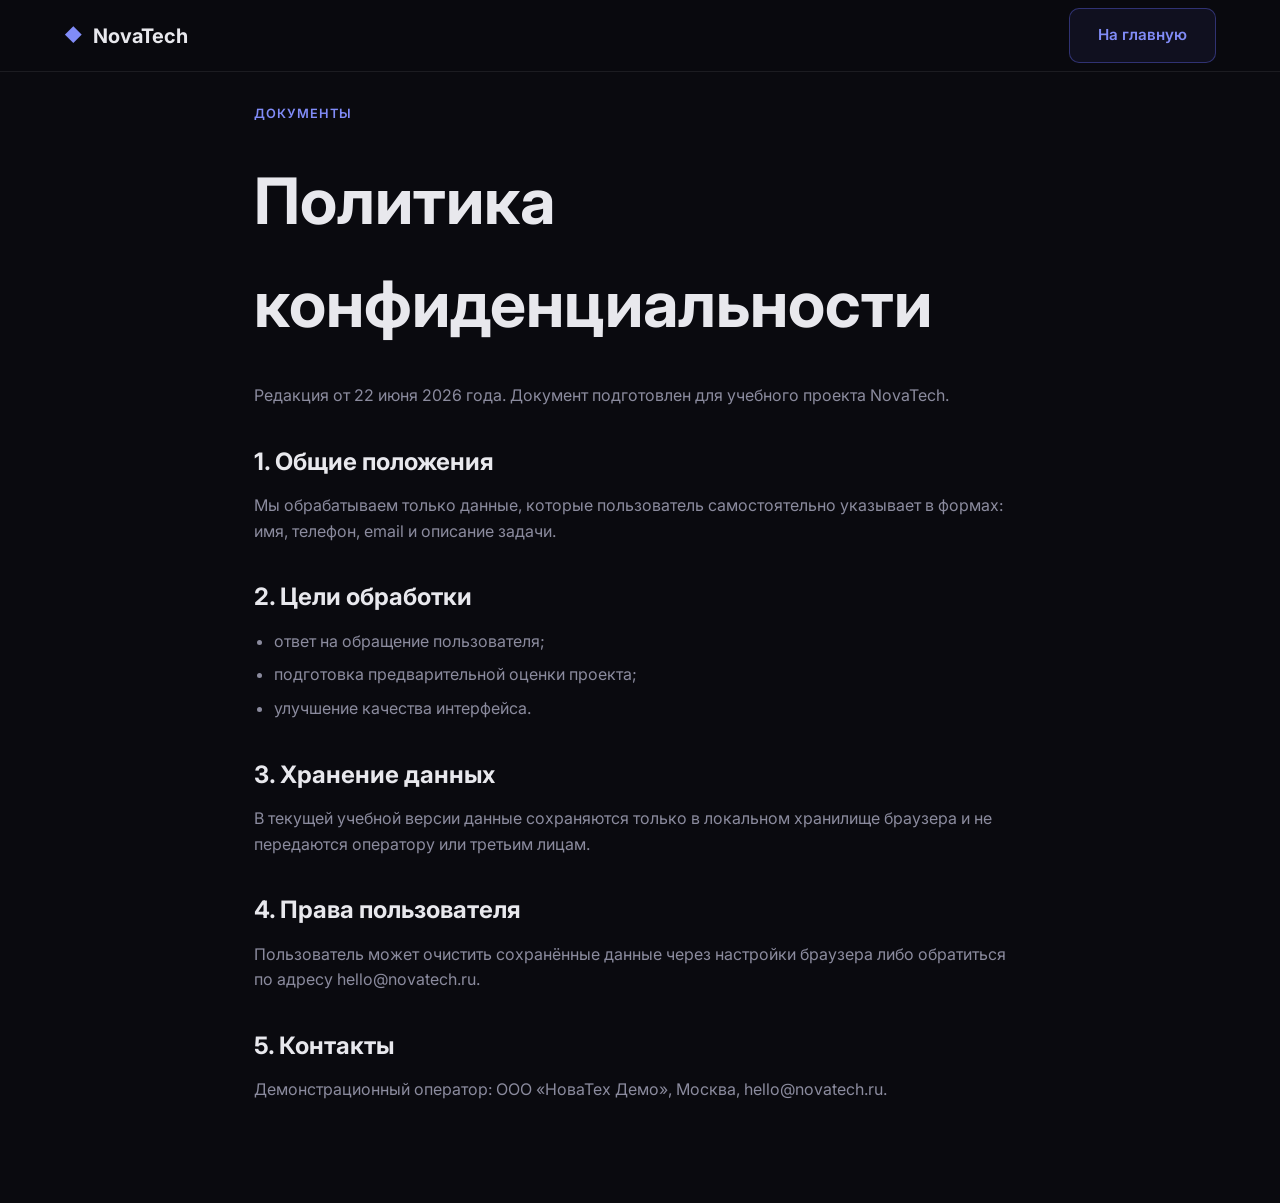
<file: privacy.html>
<!DOCTYPE html><html lang="ru"><head>

<!-- Yandex.Metrika counter -->
<script type="text/javascript">
    (function(m,e,t,r,i,k,a){
        m[i]=m[i]||function(){(m[i].a=m[i].a||[]).push(arguments)};
        m[i].l=1*new Date();
        for (var j = 0; j < document.scripts.length; j++) {if (document.scripts[j].src === r) { return; }}
        k=e.createElement(t),a=e.getElementsByTagName(t)[0],k.async=1,k.src=r,a.parentNode.insertBefore(k,a)
    })(window, document,'script','https://mc.yandex.ru/metrika/tag.js?id=110083258', 'ym');

    ym(110083258, 'init', {ssr:true, webvisor:true, clickmap:true, ecommerce:"dataLayer", referrer: document.referrer, url: location.href, accurateTrackBounce:true, trackLinks:true});
</script>
<noscript><div><img src="https://mc.yandex.ru/watch/110083258" style="position:absolute; left:-9999px;" alt="" /></div></noscript>
<!-- /Yandex.Metrika counter -->



<meta charset="UTF-8"><meta name="viewport" content="width=device-width,initial-scale=1.0"><title>Политика конфиденциальности — NovaTech</title><link href="https://fonts.googleapis.com/css2?family=Inter:wght@400;500;600;700;800&display=swap" rel="stylesheet"><link rel="stylesheet" href="css/style.css?v=20260622-1"><link rel="stylesheet" href="css/pages.css?v=20260622-1"></head><body><header class="header header--scrolled"><div class="container header__inner"><a href="index.html" class="logo"><span class="logo__icon">◆</span><span class="logo__text">NovaTech</span></a><a href="index.html" class="btn btn--outline">На главную</a></div></header><main class="subpage page-section"><article class="container legal-page"><span class="section-tag">Документы</span><h1>Политика конфиденциальности</h1><p>Редакция от 22 июня 2026 года. Документ подготовлен для учебного проекта NovaTech.</p><h2>1. Общие положения</h2><p>Мы обрабатываем только данные, которые пользователь самостоятельно указывает в формах: имя, телефон, email и описание задачи.</p><h2>2. Цели обработки</h2><ul><li>ответ на обращение пользователя;</li><li>подготовка предварительной оценки проекта;</li><li>улучшение качества интерфейса.</li></ul><h2>3. Хранение данных</h2><p>В текущей учебной версии данные сохраняются только в локальном хранилище браузера и не передаются оператору или третьим лицам.</p><h2>4. Права пользователя</h2><p>Пользователь может очистить сохранённые данные через настройки браузера либо обратиться по адресу hello@novatech.ru.</p><h2>5. Контакты</h2><p>Демонстрационный оператор: ООО «НоваТех Демо», Москва, hello@novatech.ru.</p></article></main></body></html>
</file>
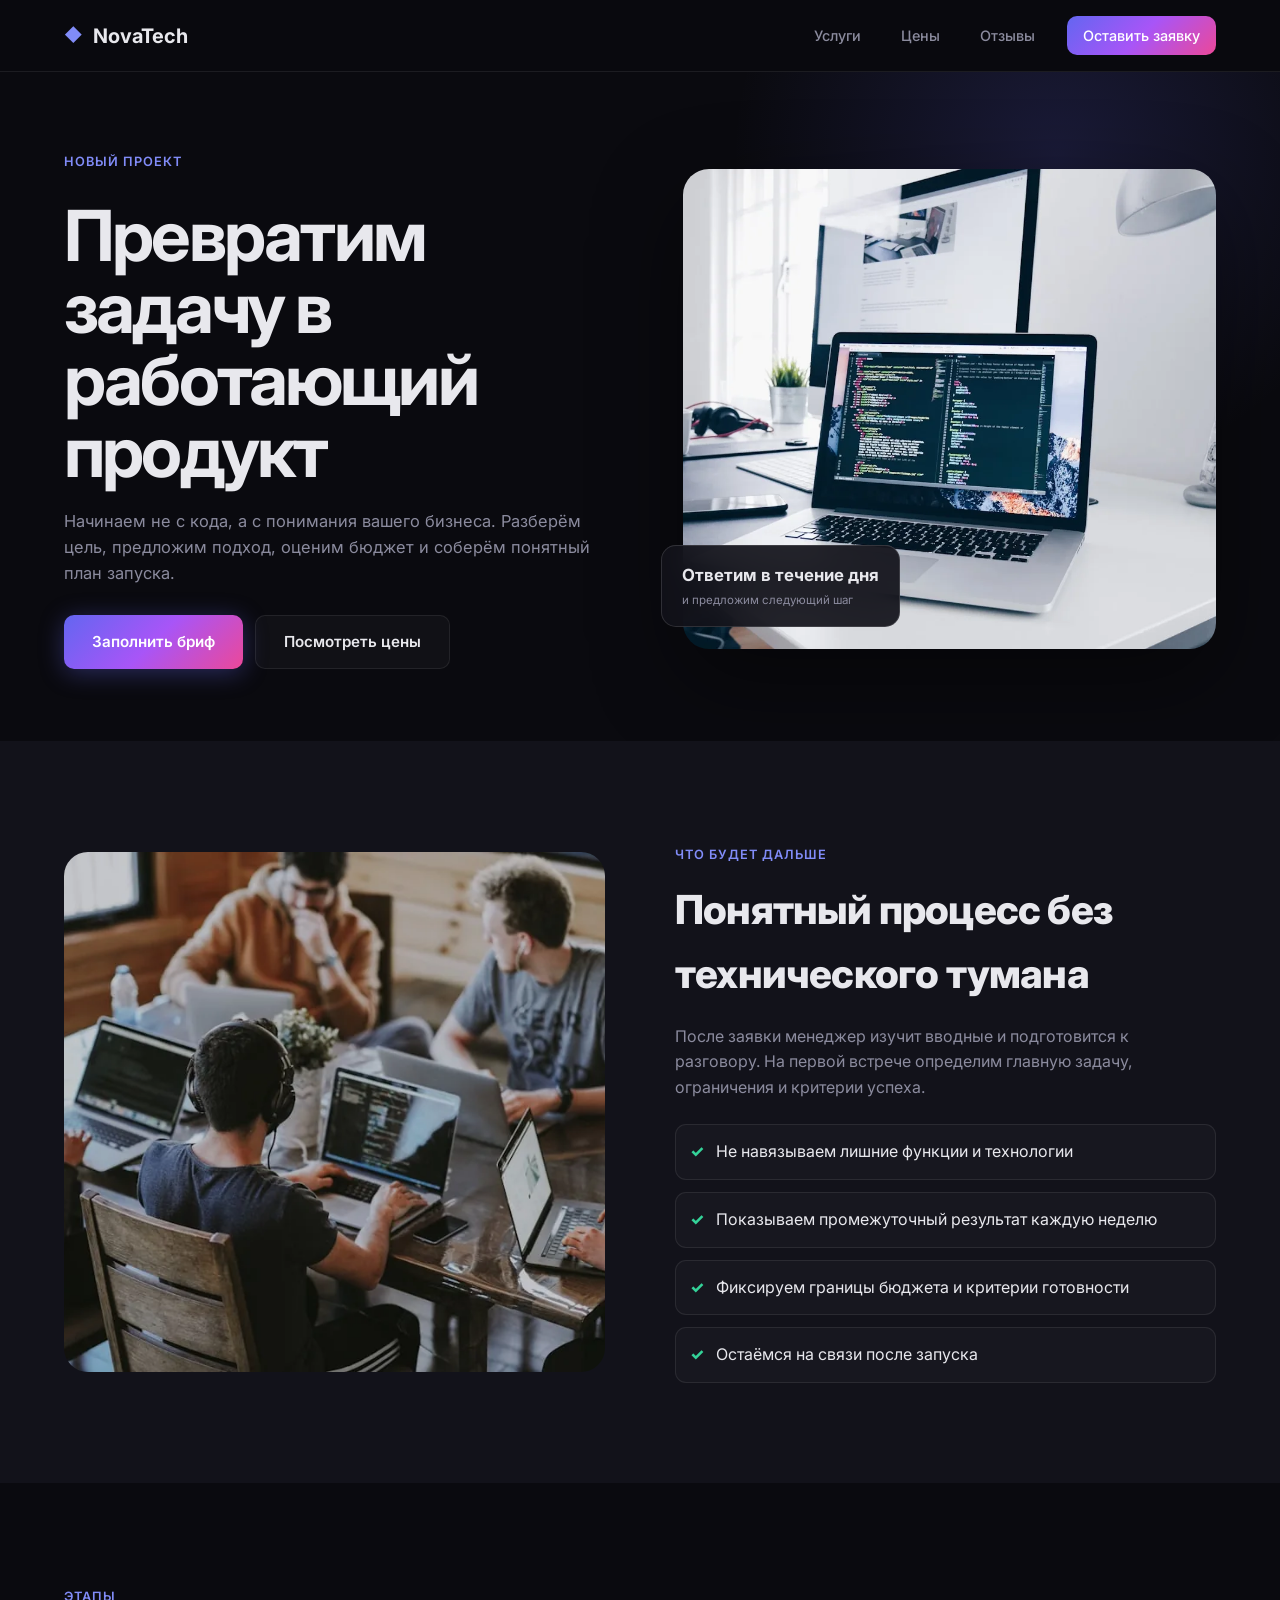
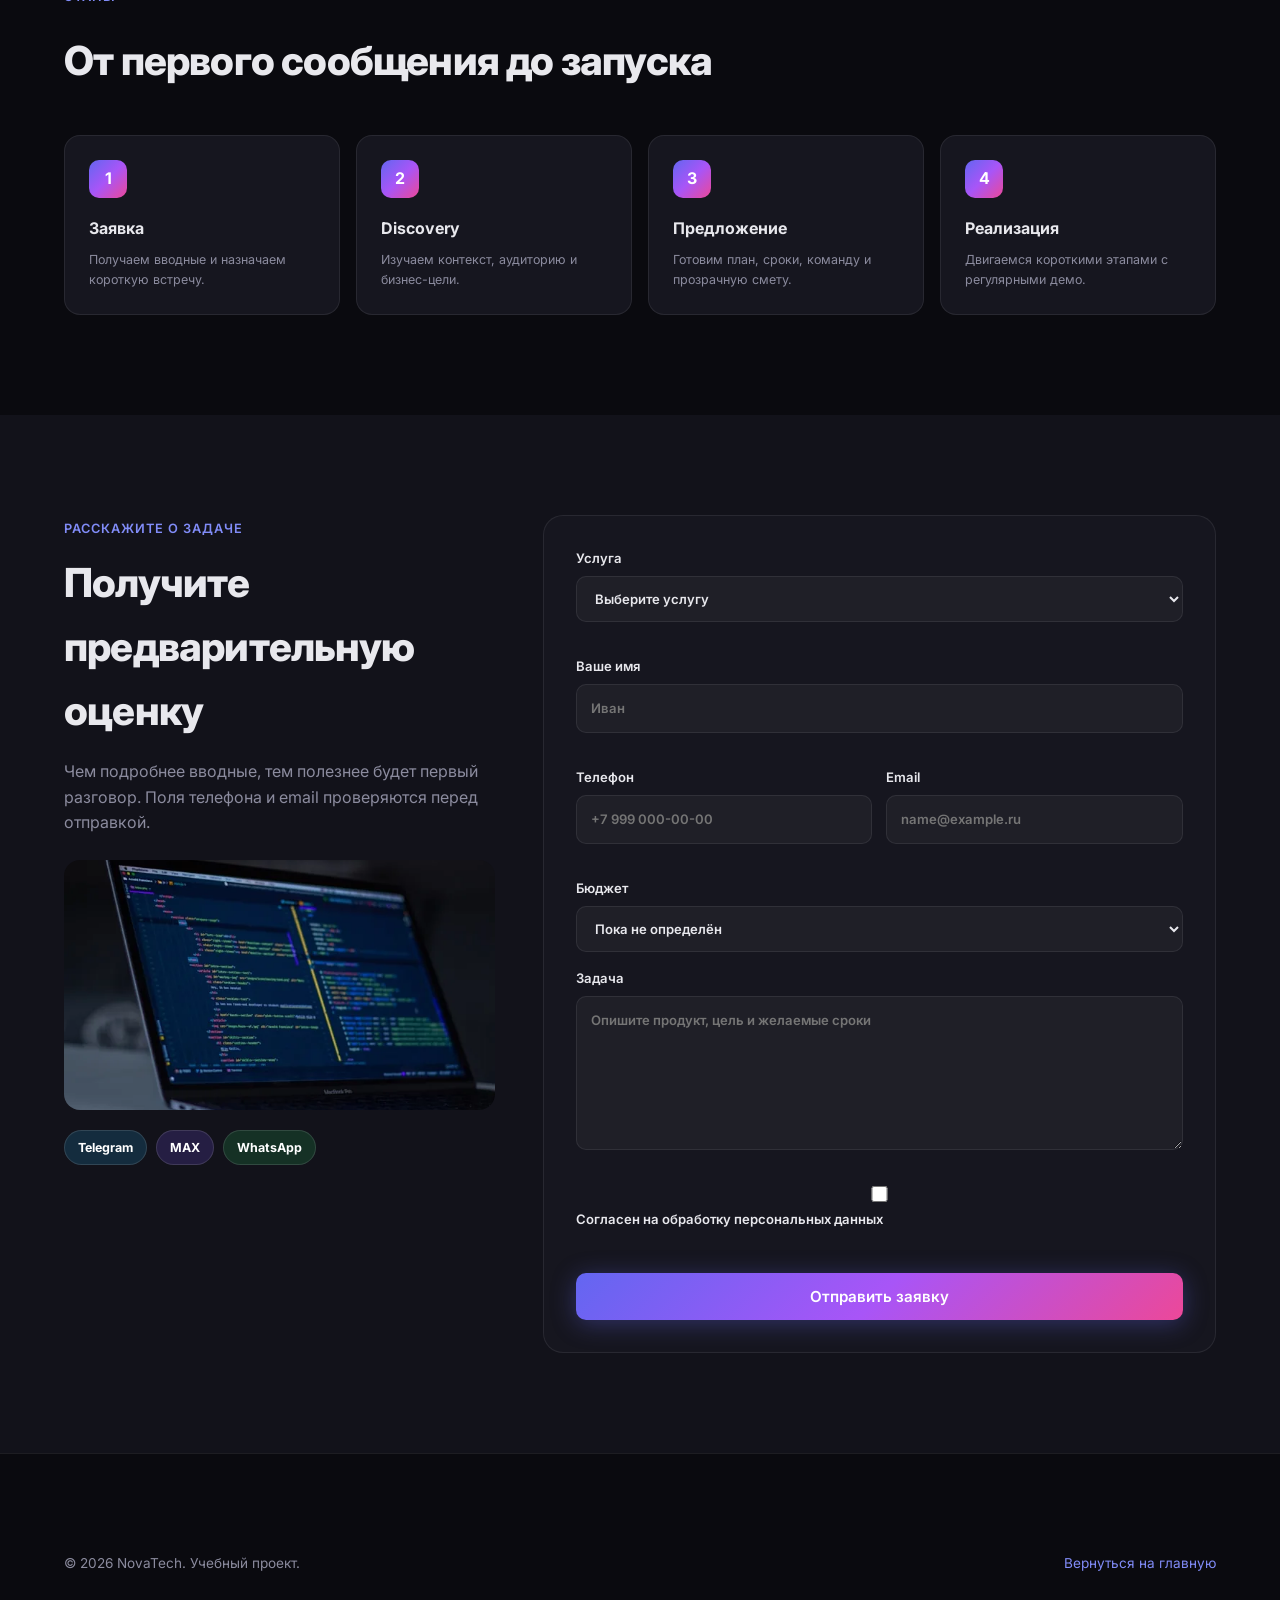
<file: project.html>
<!DOCTYPE html>
<html lang="ru">
<head>

<!-- Yandex.Metrika counter -->
<script type="text/javascript">
    (function(m,e,t,r,i,k,a){
        m[i]=m[i]||function(){(m[i].a=m[i].a||[]).push(arguments)};
        m[i].l=1*new Date();
        for (var j = 0; j < document.scripts.length; j++) {if (document.scripts[j].src === r) { return; }}
        k=e.createElement(t),a=e.getElementsByTagName(t)[0],k.async=1,k.src=r,a.parentNode.insertBefore(k,a)
    })(window, document,'script','https://mc.yandex.ru/metrika/tag.js?id=110083258', 'ym');

    ym(110083258, 'init', {ssr:true, webvisor:true, clickmap:true, ecommerce:"dataLayer", referrer: document.referrer, url: location.href, accurateTrackBounce:true, trackLinks:true});
</script>
<noscript><div><img src="https://mc.yandex.ru/watch/110083258" style="position:absolute; left:-9999px;" alt="" /></div></noscript>
<!-- /Yandex.Metrika counter -->



  <meta charset="UTF-8">
  <meta name="viewport" content="width=device-width, initial-scale=1.0">
  <meta name="description" content="Обсудите проект с NovaTech: этапы работы, преимущества и подробная форма заявки.">
  <title>Обсудить проект — NovaTech</title>
  <link rel="preconnect" href="https://fonts.googleapis.com">
  <link rel="preconnect" href="https://fonts.gstatic.com" crossorigin>
  <link href="https://fonts.googleapis.com/css2?family=Inter:wght@400;500;600;700;800&display=swap" rel="stylesheet">
  <link rel="stylesheet" href="css/style.css?v=20260622-1">
  <link rel="stylesheet" href="css/pages.css?v=20260622-1">
</head>
<body>
  <header class="header header--scrolled">
    <div class="container header__inner">
      <a href="index.html" class="logo"><span class="logo__icon">◆</span><span class="logo__text">NovaTech</span></a>
      <nav class="nav nav--reviews"><a href="index.html#services" class="nav__link">Услуги</a><a href="pricing.html" class="nav__link">Цены</a><a href="reviews.html" class="nav__link">Отзывы</a><a href="#projectForm" class="nav__link nav__link--cta">Оставить заявку</a></nav>
    </div>
  </header>

  <main class="subpage">
    <section class="subpage-hero">
      <div class="container subpage-hero__grid">
        <div>
          <span class="section-tag">Новый проект</span>
          <h1>Превратим задачу в работающий продукт</h1>
          <p>Начинаем не с кода, а с понимания вашего бизнеса. Разберём цель, предложим подход, оценим бюджет и соберём понятный план запуска.</p>
          <div class="subpage-actions"><a href="#projectForm" class="btn btn--primary">Заполнить бриф</a><a href="pricing.html" class="btn btn--ghost">Посмотреть цены</a></div>
        </div>
        <div class="subpage-hero__image"><img src="img/hero.webp" alt="Команда NovaTech обсуждает новый проект"><div class="subpage-hero__float"><strong>Ответим в течение дня</strong><span>и предложим следующий шаг</span></div></div>
      </div>
    </section>

    <section class="page-section page-section--soft">
      <div class="container project-intro">
        <div class="project-intro__image"><img src="img/about-team.webp" alt="Команда работает над цифровым продуктом" loading="lazy"></div>
        <div class="project-intro__content"><span class="section-tag">Что будет дальше</span><h2 class="section-title">Понятный процесс без технического тумана</h2><p>После заявки менеджер изучит вводные и подготовится к разговору. На первой встрече определим главную задачу, ограничения и критерии успеха.</p><ul class="project-benefits"><li>Не навязываем лишние функции и технологии</li><li>Показываем промежуточный результат каждую неделю</li><li>Фиксируем границы бюджета и критерии готовности</li><li>Остаёмся на связи после запуска</li></ul></div>
      </div>
    </section>

    <section class="page-section">
      <div class="container">
        <div class="page-head"><span class="section-tag">Этапы</span><h2 class="section-title">От первого сообщения до запуска</h2></div>
        <div class="process-grid"><article class="process-card"><b>1</b><h3>Заявка</h3><p>Получаем вводные и назначаем короткую встречу.</p></article><article class="process-card"><b>2</b><h3>Discovery</h3><p>Изучаем контекст, аудиторию и бизнес-цели.</p></article><article class="process-card"><b>3</b><h3>Предложение</h3><p>Готовим план, сроки, команду и прозрачную смету.</p></article><article class="process-card"><b>4</b><h3>Реализация</h3><p>Двигаемся короткими этапами с регулярными демо.</p></article></div>
      </div>
    </section>

    <section class="page-section page-section--soft" id="projectForm">
      <div class="container project-form-layout">
        <div class="project-form-copy"><span class="section-tag">Расскажите о задаче</span><h2 class="section-title">Получите предварительную оценку</h2><p>Чем подробнее вводные, тем полезнее будет первый разговор. Поля телефона и email проверяются перед отправкой.</p><img src="img/portfolio-2.webp" alt="Интерфейс цифрового продукта" loading="lazy"><div class="messengers"><button class="messenger messenger--telegram" data-messenger="Telegram">Telegram</button><button class="messenger messenger--max" data-messenger="MAX">MAX</button><button class="messenger messenger--whatsapp" data-messenger="WhatsApp">WhatsApp</button></div></div>
        <div>
          <form class="project-form" id="projectPageForm" novalidate>
            <label class="honeypot" aria-hidden="true">Ваш сайт<input type="text" name="website" tabindex="-1" autocomplete="off"></label>
            <label><span>Услуга</span><select name="service" required><option value="">Выберите услугу</option><option>Web-анализ</option><option>Бизнес-анализ</option><option>Системный анализ</option><option>Создание сайта</option><option>Другое</option></select><small class="field-error"></small></label>
            <label><span>Ваше имя</span><input type="text" name="name" autocomplete="name" required minlength="2" placeholder="Иван"><small class="field-error"></small></label>
            <div class="project-form__row"><label><span>Телефон</span><input type="tel" name="phone" autocomplete="tel" inputmode="tel" required placeholder="+7 999 000-00-00"><small class="field-error"></small></label><label><span>Email</span><input type="email" name="email" autocomplete="email" required placeholder="name@example.ru"><small class="field-error"></small></label></div>
            <label><span>Бюджет</span><select name="budget"><option>Пока не определён</option><option>до 100 000 ₽</option><option>100 000–300 000 ₽</option><option>300 000–700 000 ₽</option><option>от 700 000 ₽</option></select></label>
            <label><span>Задача</span><textarea name="message" rows="6" required minlength="20" placeholder="Опишите продукт, цель и желаемые сроки"></textarea><small class="field-error"></small></label>
            <label class="contact__consent"><input type="checkbox" name="consent" required><span>Согласен на обработку персональных данных</span></label><small class="field-error" id="projectConsentError"></small>
            <button type="submit" class="btn btn--primary btn--full">Отправить заявку</button>
          </form>
          <div class="project-success" id="projectSuccess" hidden><div class="lead-modal__success-icon">✓</div><h2>Спасибо! Заявка принята</h2><p>Номер вашей заявки</p><strong id="projectRequestNumber"></strong><span>Мы скоро с вами свяжемся.</span></div>
        </div>
      </div>
    </section>
  </main>
  <footer class="footer"><div class="container footer__bottom-inner reviews-footer"><span>© 2026 NovaTech. Учебный проект.</span><a href="index.html">Вернуться на главную</a></div></footer>
  <div class="toast" id="siteToast" role="status" aria-live="polite" aria-hidden="true"></div>
  <script src="js/pages.js?v=20260622-1"></script>
  <script src="js/project.js?v=20260622-1"></script>
</body>
</html>
</file>
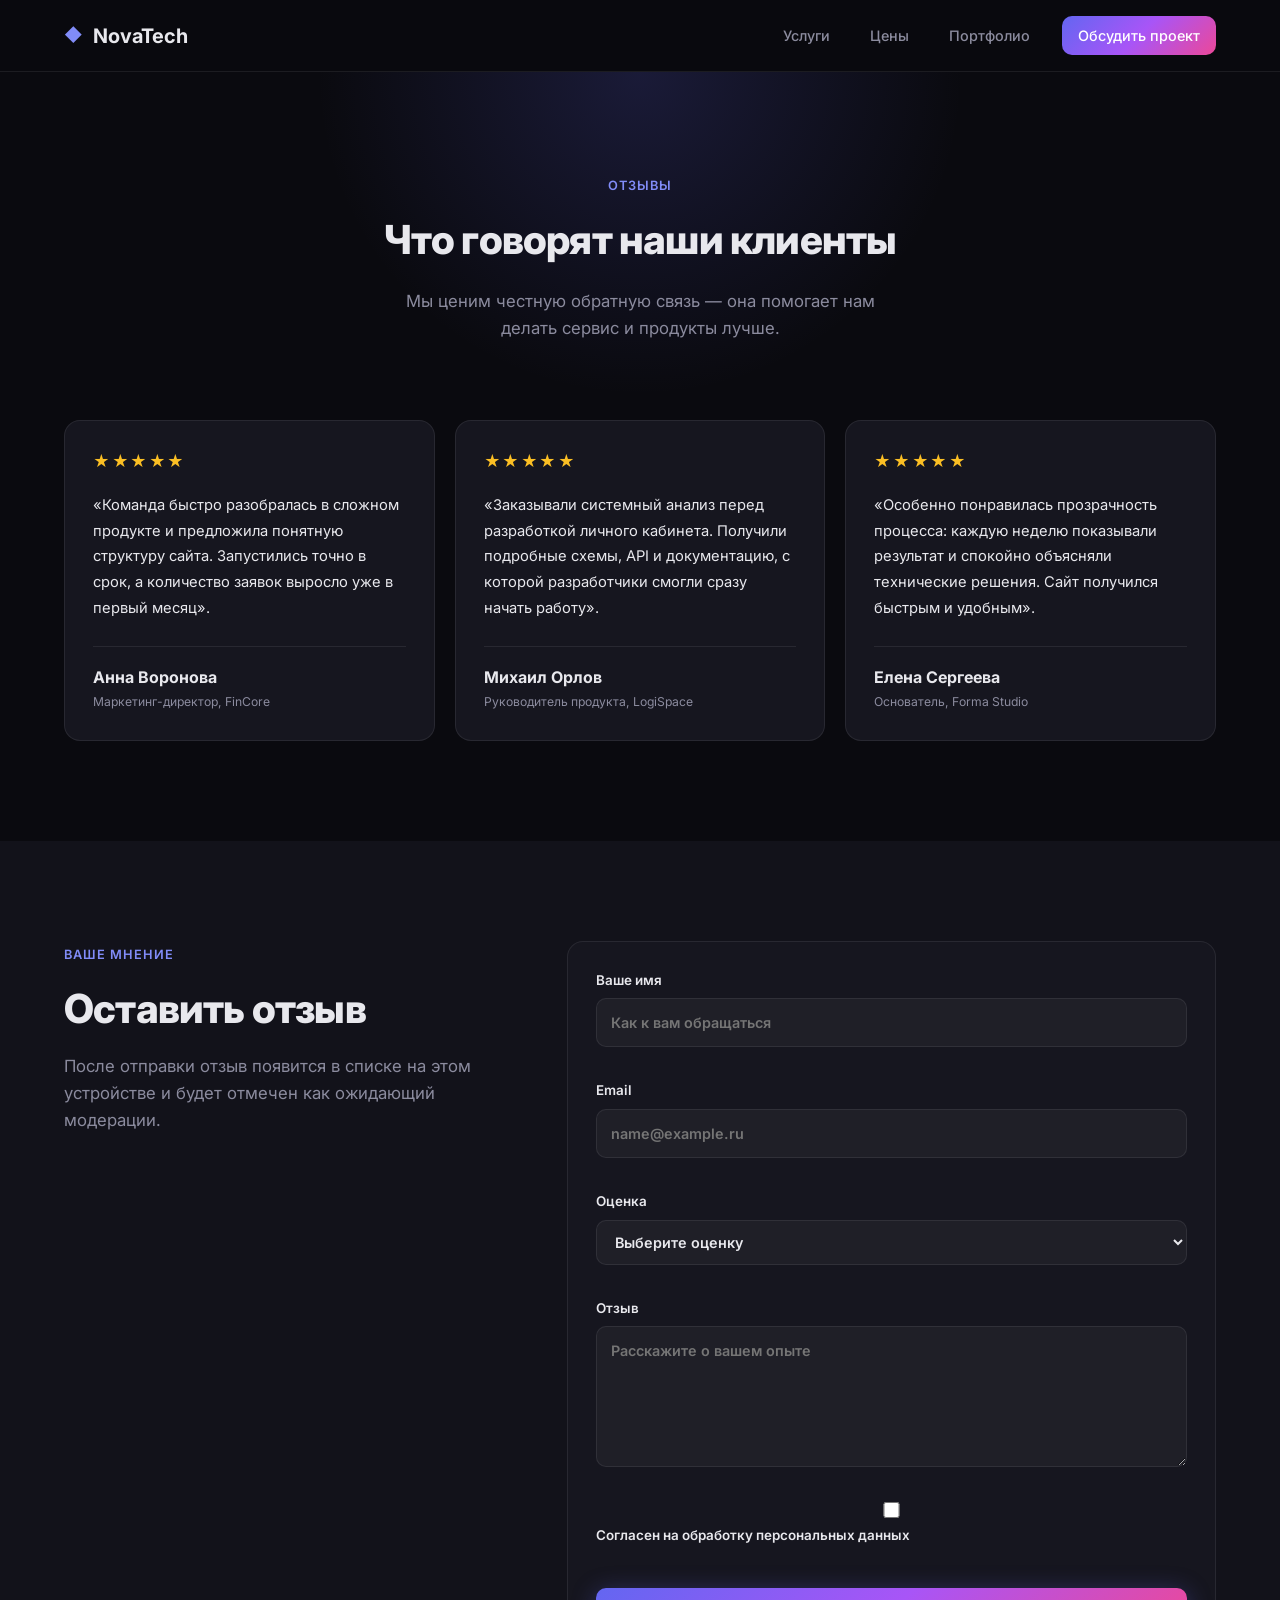
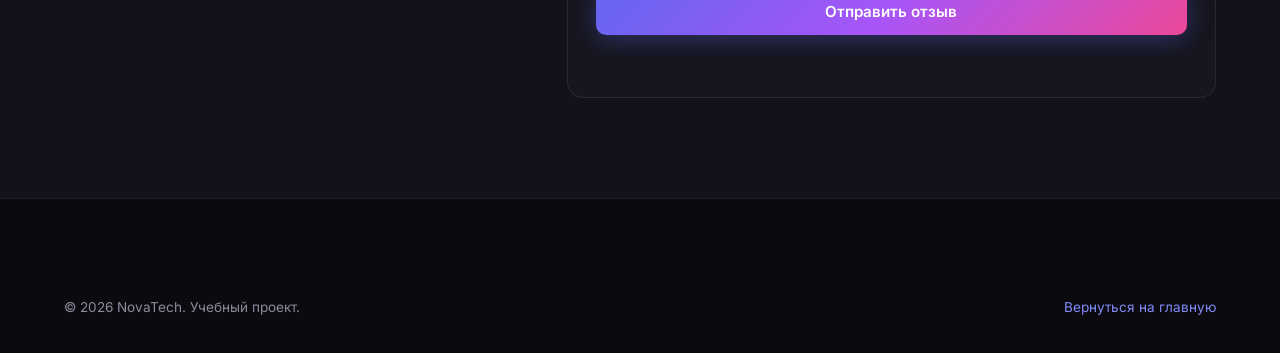
<file: reviews.html>
<!DOCTYPE html>
<html lang="ru">
<head>

<!-- Yandex.Metrika counter -->
<script type="text/javascript">
    (function(m,e,t,r,i,k,a){
        m[i]=m[i]||function(){(m[i].a=m[i].a||[]).push(arguments)};
        m[i].l=1*new Date();
        for (var j = 0; j < document.scripts.length; j++) {if (document.scripts[j].src === r) { return; }}
        k=e.createElement(t),a=e.getElementsByTagName(t)[0],k.async=1,k.src=r,a.parentNode.insertBefore(k,a)
    })(window, document,'script','https://mc.yandex.ru/metrika/tag.js?id=110083258', 'ym');

    ym(110083258, 'init', {ssr:true, webvisor:true, clickmap:true, ecommerce:"dataLayer", referrer: document.referrer, url: location.href, accurateTrackBounce:true, trackLinks:true});
</script>
<noscript><div><img src="https://mc.yandex.ru/watch/110083258" style="position:absolute; left:-9999px;" alt="" /></div></noscript>
<!-- /Yandex.Metrika counter -->



  
  <meta charset="UTF-8">
  <meta name="viewport" content="width=device-width, initial-scale=1.0">
  <meta name="description" content="Отзывы клиентов о работе NovaTech и форма для отправки нового отзыва.">
  <title>Отзывы клиентов — NovaTech</title>
  <link rel="preconnect" href="https://fonts.googleapis.com">
  <link rel="preconnect" href="https://fonts.gstatic.com" crossorigin>
  <link href="https://fonts.googleapis.com/css2?family=Inter:wght@400;500;600;700;800&display=swap" rel="stylesheet">
  <link rel="stylesheet" href="css/style.css?v=20260622-1">
  <link rel="stylesheet" href="css/pages.css?v=20260622-1">
</head>
<body>

  <header class="header header--scrolled">
    <div class="container header__inner">
      <a href="index.html" class="logo"><span class="logo__icon">◆</span><span class="logo__text">NovaTech</span></a>
      <nav class="nav nav--reviews">
        <a href="index.html#services" class="nav__link">Услуги</a>
        <a href="pricing.html" class="nav__link">Цены</a>
        <a href="index.html#portfolio" class="nav__link">Портфолио</a>
        <a href="project.html" class="nav__link nav__link--cta">Обсудить проект</a>
      </nav>
    </div>
  </header>

  <main class="reviews-page">
    <section class="reviews-hero">
      <div class="container">
        <span class="section-tag">Отзывы</span>
        <h1 class="section-title">Что говорят наши клиенты</h1>
        <p class="section-desc">Мы ценим честную обратную связь — она помогает нам делать сервис и продукты лучше.</p>
      </div>
    </section>

    <section class="reviews-list">
      <div class="container reviews-grid" id="reviewsGrid">
        <article class="review-card">
          <div class="review-card__stars" aria-label="Оценка 5 из 5">★★★★★</div>
          <blockquote>«Команда быстро разобралась в сложном продукте и предложила понятную структуру сайта. Запустились точно в срок, а количество заявок выросло уже в первый месяц».</blockquote>
          <footer><strong>Анна Воронова</strong><span>Маркетинг-директор, FinCore</span></footer>
        </article>
        <article class="review-card">
          <div class="review-card__stars" aria-label="Оценка 5 из 5">★★★★★</div>
          <blockquote>«Заказывали системный анализ перед разработкой личного кабинета. Получили подробные схемы, API и документацию, с которой разработчики смогли сразу начать работу».</blockquote>
          <footer><strong>Михаил Орлов</strong><span>Руководитель продукта, LogiSpace</span></footer>
        </article>
        <article class="review-card">
          <div class="review-card__stars" aria-label="Оценка 5 из 5">★★★★★</div>
          <blockquote>«Особенно понравилась прозрачность процесса: каждую неделю показывали результат и спокойно объясняли технические решения. Сайт получился быстрым и удобным».</blockquote>
          <footer><strong>Елена Сергеева</strong><span>Основатель, Forma Studio</span></footer>
        </article>
      </div>
    </section>

    <section class="review-submit">
      <div class="container">
        <div class="review-submit__box">
          <div>
            <span class="section-tag">Ваше мнение</span>
            <h2 class="section-title">Оставить отзыв</h2>
            <p class="section-desc">После отправки отзыв появится в списке на этом устройстве и будет отмечен как ожидающий модерации.</p>
          </div>
          <form class="review-form" id="reviewForm" novalidate>
            <label class="honeypot" aria-hidden="true">Ваш сайт<input type="text" name="website" tabindex="-1" autocomplete="off"></label>
            <label><span>Ваше имя</span><input type="text" name="name" required minlength="2" placeholder="Как к вам обращаться"><small class="field-error"></small></label>
            <label><span>Email</span><input type="email" name="email" required placeholder="name@example.ru"><small class="field-error"></small></label>
            <label><span>Оценка</span><select name="rating" required><option value="">Выберите оценку</option><option value="5">5 — Отлично</option><option value="4">4 — Хорошо</option><option value="3">3 — Нормально</option><option value="2">2 — Есть замечания</option><option value="1">1 — Плохо</option></select><small class="field-error"></small></label>
            <label><span>Отзыв</span><textarea name="review" rows="5" required minlength="20" placeholder="Расскажите о вашем опыте"></textarea><small class="field-error"></small></label>
            <label class="contact__consent"><input type="checkbox" name="consent" required><span>Согласен на обработку персональных данных</span></label>
            <small class="field-error" id="reviewConsentError"></small>
            <button class="btn btn--primary btn--full" type="submit">Отправить отзыв</button>
            <p class="contact__status" id="reviewStatus" role="status" aria-live="polite"></p>
          </form>
        </div>
      </div>
    </section>
  </main>

  <footer class="footer">
    <div class="container footer__bottom-inner reviews-footer">
      <span>© 2026 NovaTech. Учебный проект.</span>
      <a href="index.html">Вернуться на главную</a>
    </div>
  </footer>
  <script src="js/reviews.js?v=20260622-1"></script>
</body>
</html>
</file>
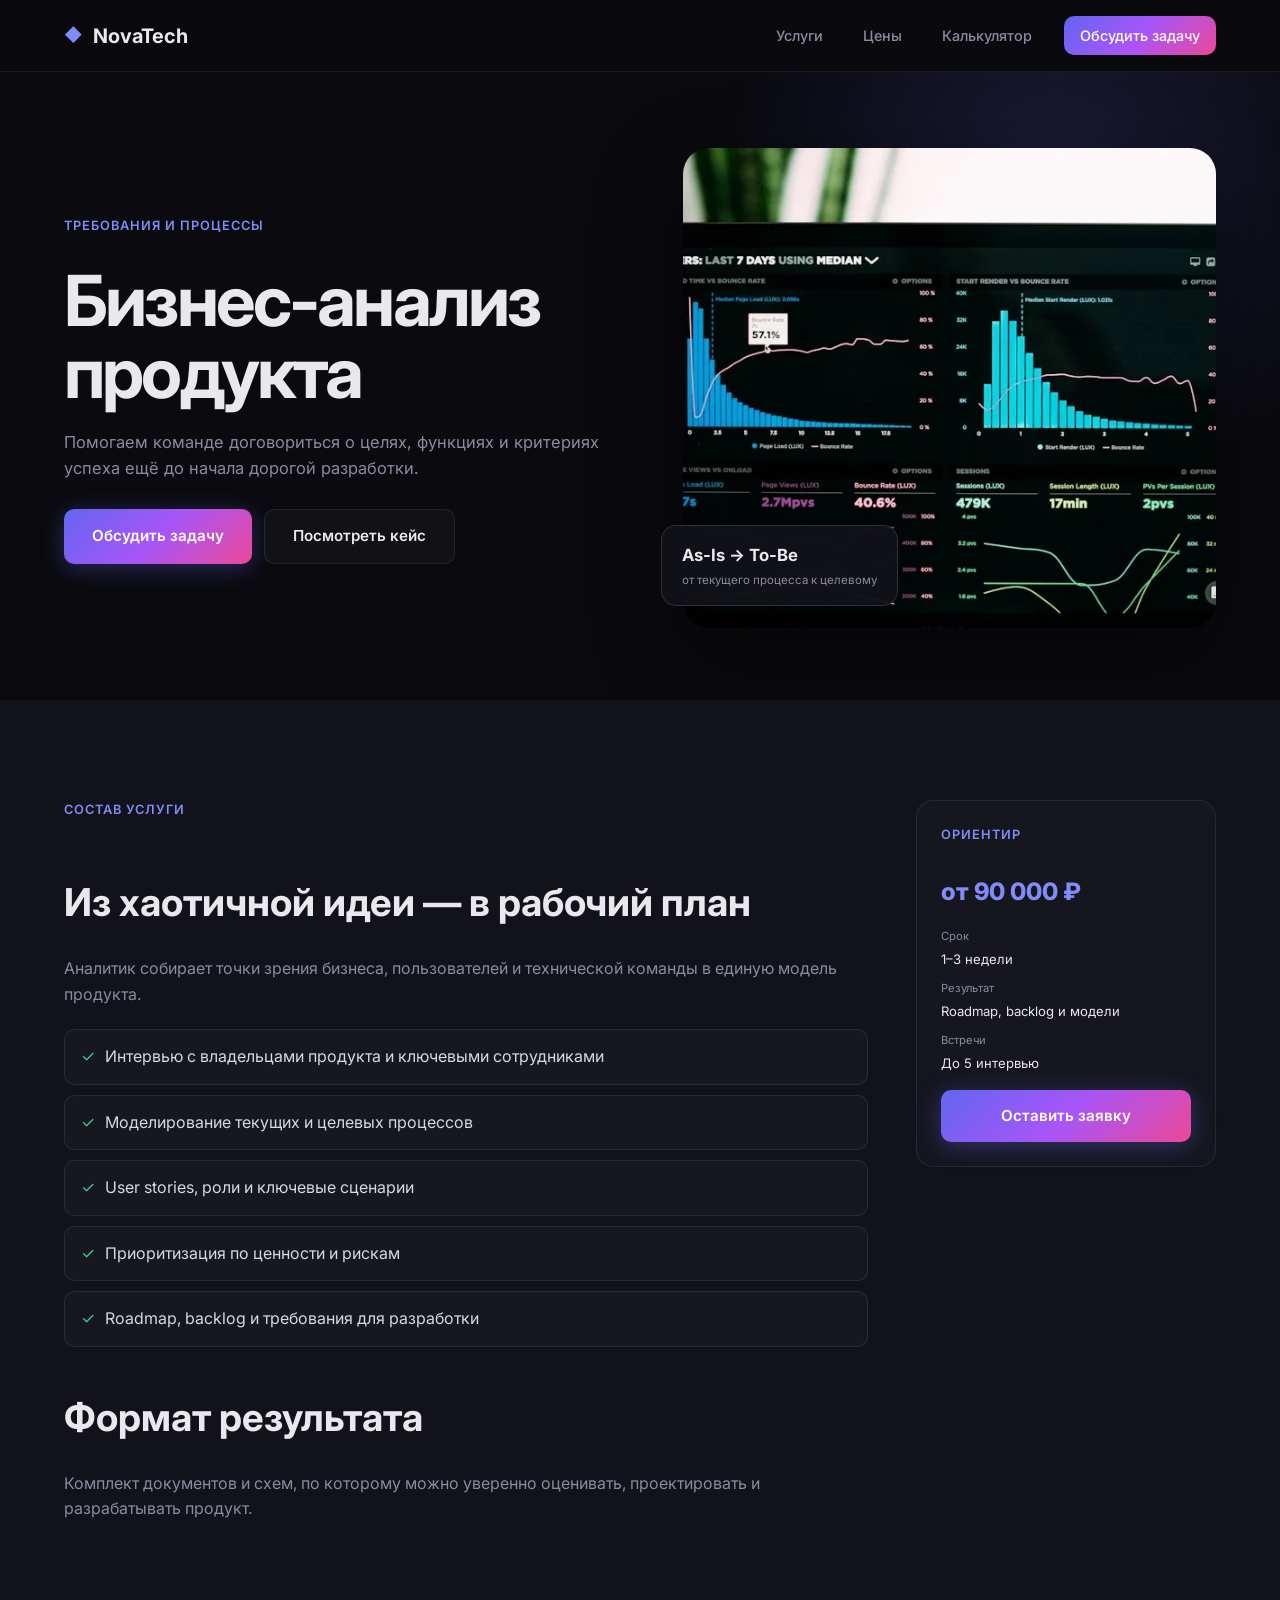
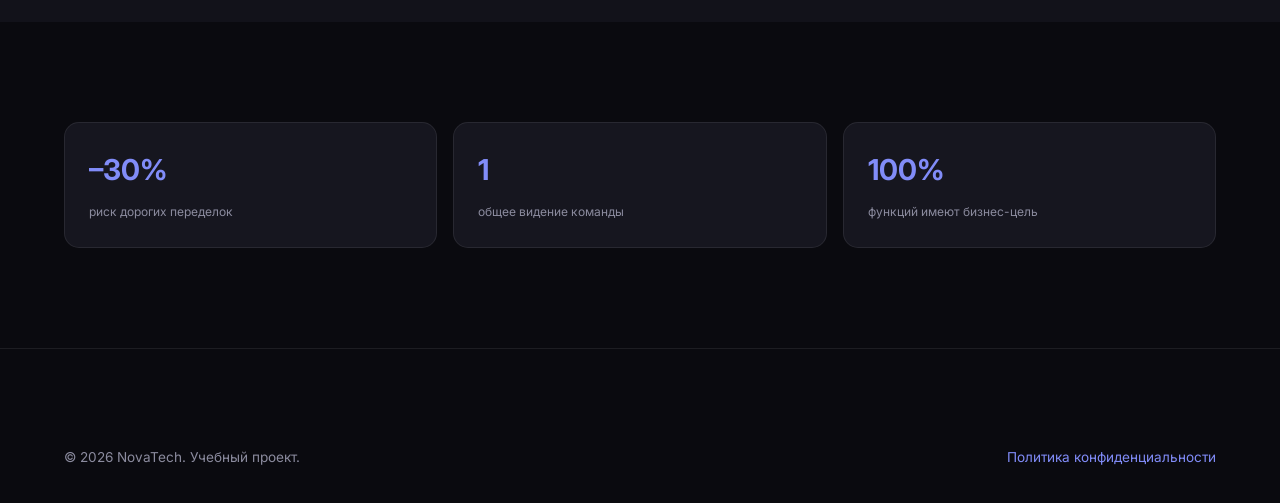
<file: service-business.html>
<!DOCTYPE html><html lang="ru"><head>

<!-- Yandex.Metrika counter -->
<script type="text/javascript">
    (function(m,e,t,r,i,k,a){
        m[i]=m[i]||function(){(m[i].a=m[i].a||[]).push(arguments)};
        m[i].l=1*new Date();
        for (var j = 0; j < document.scripts.length; j++) {if (document.scripts[j].src === r) { return; }}
        k=e.createElement(t),a=e.getElementsByTagName(t)[0],k.async=1,k.src=r,a.parentNode.insertBefore(k,a)
    })(window, document,'script','https://mc.yandex.ru/metrika/tag.js?id=110083258', 'ym');

    ym(110083258, 'init', {ssr:true, webvisor:true, clickmap:true, ecommerce:"dataLayer", referrer: document.referrer, url: location.href, accurateTrackBounce:true, trackLinks:true});
</script>
<noscript><div><img src="https://mc.yandex.ru/watch/110083258" style="position:absolute; left:-9999px;" alt="" /></div></noscript>
<!-- /Yandex.Metrika counter -->



<meta charset="UTF-8"><meta name="viewport" content="width=device-width,initial-scale=1.0"><title>Бизнес-анализ — NovaTech</title><link rel="preconnect" href="https://fonts.googleapis.com"><link rel="preconnect" href="https://fonts.gstatic.com" crossorigin><link href="https://fonts.googleapis.com/css2?family=Inter:wght@400;500;600;700;800&display=swap" rel="stylesheet"><link rel="stylesheet" href="css/style.css?v=20260622-1"><link rel="stylesheet" href="css/pages.css?v=20260622-1"></head><body>
<header class="header header--scrolled"><div class="container header__inner"><a href="index.html" class="logo"><span class="logo__icon">◆</span><span class="logo__text">NovaTech</span></a><nav class="nav nav--reviews"><a href="index.html#services" class="nav__link">Услуги</a><a href="pricing.html" class="nav__link">Цены</a><a href="calculator.html" class="nav__link">Калькулятор</a><a href="project.html?service=Бизнес-анализ" class="nav__link nav__link--cta">Обсудить задачу</a></nav></div></header>
<main class="subpage"><section class="subpage-hero"><div class="container subpage-hero__grid"><div><span class="section-tag">Требования и процессы</span><h1>Бизнес-анализ продукта</h1><p>Помогаем команде договориться о целях, функциях и критериях успеха ещё до начала дорогой разработки.</p><div class="subpage-actions"><a href="project.html?service=Бизнес-анализ" class="btn btn--primary">Обсудить задачу</a><a href="case-crm.html" class="btn btn--ghost">Посмотреть кейс</a></div></div><div class="subpage-hero__image"><img src="img/service-business.webp" alt="Бизнес-анализ"><div class="subpage-hero__float"><strong>As-Is → To-Be</strong><span>от текущего процесса к целевому</span></div></div></div></section>
<section class="page-section page-section--soft"><div class="container content-layout"><article class="content-prose"><span class="section-tag">Состав услуги</span><h2>Из хаотичной идеи — в рабочий план</h2><p>Аналитик собирает точки зрения бизнеса, пользователей и технической команды в единую модель продукта.</p><ul><li>Интервью с владельцами продукта и ключевыми сотрудниками</li><li>Моделирование текущих и целевых процессов</li><li>User stories, роли и ключевые сценарии</li><li>Приоритизация по ценности и рискам</li><li>Roadmap, backlog и требования для разработки</li></ul><h2>Формат результата</h2><p>Комплект документов и схем, по которому можно уверенно оценивать, проектировать и разрабатывать продукт.</p></article><aside class="content-sidebar"><span class="section-tag">Ориентир</span><div class="content-sidebar__price">от 90 000 ₽</div><dl><dt>Срок</dt><dd>1–3 недели</dd><dt>Результат</dt><dd>Roadmap, backlog и модели</dd><dt>Встречи</dt><dd>До 5 интервью</dd></dl><a href="project.html?service=Бизнес-анализ" class="btn btn--primary">Оставить заявку</a></aside></div></section>
<section class="page-section"><div class="container"><div class="result-grid"><div class="result-card"><strong>–30%</strong><span>риск дорогих переделок</span></div><div class="result-card"><strong>1</strong><span>общее видение команды</span></div><div class="result-card"><strong>100%</strong><span>функций имеют бизнес-цель</span></div></div></div></section></main><footer class="footer"><div class="container footer__bottom-inner reviews-footer"><span>© 2026 NovaTech. Учебный проект.</span><a href="privacy.html">Политика конфиденциальности</a></div></footer></body></html>
</file>
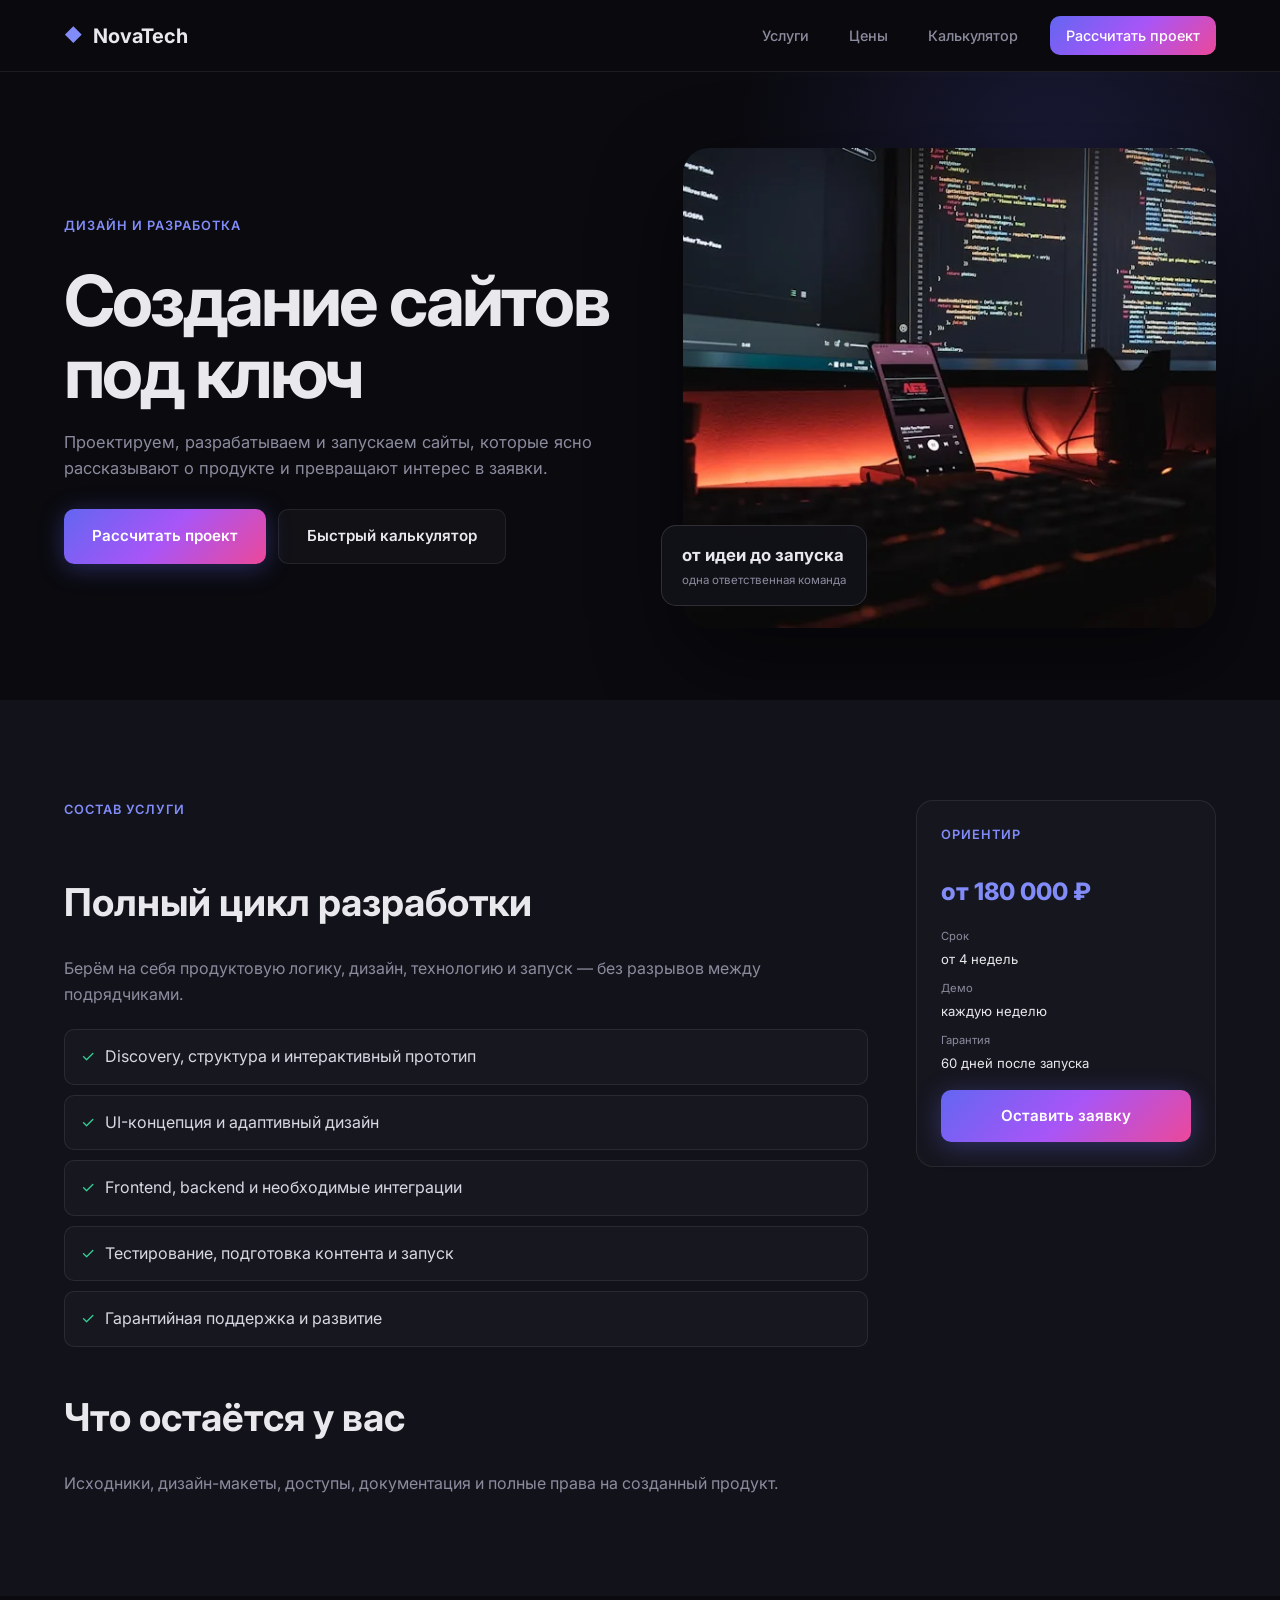
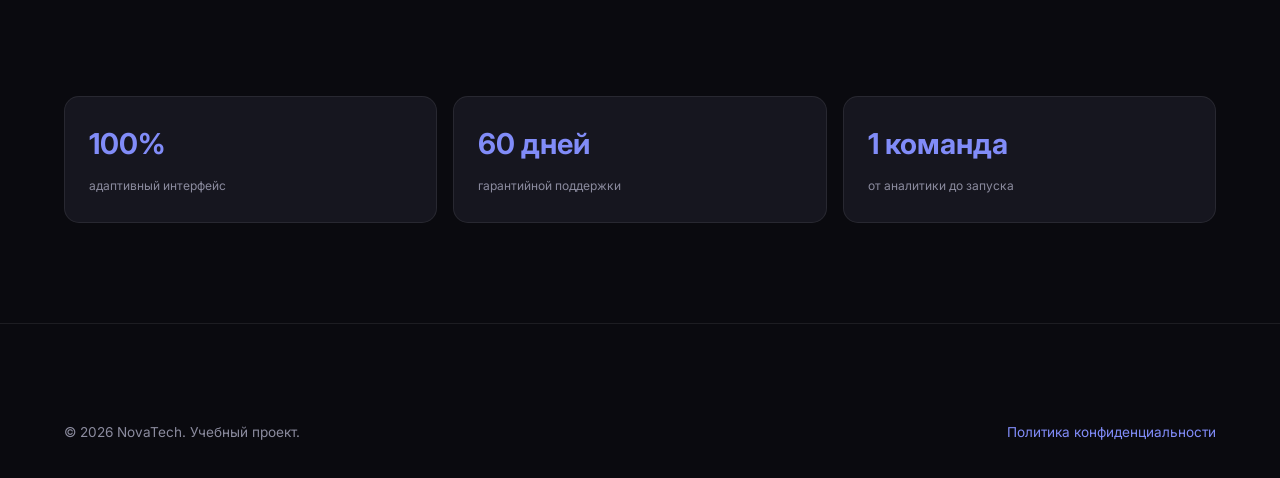
<file: service-development.html>
<!DOCTYPE html><html lang="ru"><head>

<!-- Yandex.Metrika counter -->
<script type="text/javascript">
    (function(m,e,t,r,i,k,a){
        m[i]=m[i]||function(){(m[i].a=m[i].a||[]).push(arguments)};
        m[i].l=1*new Date();
        for (var j = 0; j < document.scripts.length; j++) {if (document.scripts[j].src === r) { return; }}
        k=e.createElement(t),a=e.getElementsByTagName(t)[0],k.async=1,k.src=r,a.parentNode.insertBefore(k,a)
    })(window, document,'script','https://mc.yandex.ru/metrika/tag.js?id=110083258', 'ym');

    ym(110083258, 'init', {ssr:true, webvisor:true, clickmap:true, ecommerce:"dataLayer", referrer: document.referrer, url: location.href, accurateTrackBounce:true, trackLinks:true});
</script>
<noscript><div><img src="https://mc.yandex.ru/watch/110083258" style="position:absolute; left:-9999px;" alt="" /></div></noscript>
<!-- /Yandex.Metrika counter -->



<meta charset="UTF-8"><meta name="viewport" content="width=device-width,initial-scale=1.0"><title>Создание сайтов — NovaTech</title><link rel="preconnect" href="https://fonts.googleapis.com"><link rel="preconnect" href="https://fonts.gstatic.com" crossorigin><link href="https://fonts.googleapis.com/css2?family=Inter:wght@400;500;600;700;800&display=swap" rel="stylesheet"><link rel="stylesheet" href="css/style.css?v=20260622-1"><link rel="stylesheet" href="css/pages.css?v=20260622-1"></head><body>
<header class="header header--scrolled"><div class="container header__inner"><a href="index.html" class="logo"><span class="logo__icon">◆</span><span class="logo__text">NovaTech</span></a><nav class="nav nav--reviews"><a href="index.html#services" class="nav__link">Услуги</a><a href="pricing.html" class="nav__link">Цены</a><a href="calculator.html" class="nav__link">Калькулятор</a><a href="project.html?service=Создание-сайта" class="nav__link nav__link--cta">Рассчитать проект</a></nav></div></header>
<main class="subpage"><section class="subpage-hero"><div class="container subpage-hero__grid"><div><span class="section-tag">Дизайн и разработка</span><h1>Создание сайтов под ключ</h1><p>Проектируем, разрабатываем и запускаем сайты, которые ясно рассказывают о продукте и превращают интерес в заявки.</p><div class="subpage-actions"><a href="project.html?service=Создание-сайта" class="btn btn--primary">Рассчитать проект</a><a href="calculator.html" class="btn btn--ghost">Быстрый калькулятор</a></div></div><div class="subpage-hero__image"><img src="img/service-development.webp" alt="Создание сайта"><div class="subpage-hero__float"><strong>от идеи до запуска</strong><span>одна ответственная команда</span></div></div></div></section>
<section class="page-section page-section--soft"><div class="container content-layout"><article class="content-prose"><span class="section-tag">Состав услуги</span><h2>Полный цикл разработки</h2><p>Берём на себя продуктовую логику, дизайн, технологию и запуск — без разрывов между подрядчиками.</p><ul><li>Discovery, структура и интерактивный прототип</li><li>UI-концепция и адаптивный дизайн</li><li>Frontend, backend и необходимые интеграции</li><li>Тестирование, подготовка контента и запуск</li><li>Гарантийная поддержка и развитие</li></ul><h2>Что остаётся у вас</h2><p>Исходники, дизайн-макеты, доступы, документация и полные права на созданный продукт.</p></article><aside class="content-sidebar"><span class="section-tag">Ориентир</span><div class="content-sidebar__price">от 180 000 ₽</div><dl><dt>Срок</dt><dd>от 4 недель</dd><dt>Демо</dt><dd>каждую неделю</dd><dt>Гарантия</dt><dd>60 дней после запуска</dd></dl><a href="project.html?service=Создание-сайта" class="btn btn--primary">Оставить заявку</a></aside></div></section><section class="page-section"><div class="container"><div class="result-grid"><div class="result-card"><strong>100%</strong><span>адаптивный интерфейс</span></div><div class="result-card"><strong>60 дней</strong><span>гарантийной поддержки</span></div><div class="result-card"><strong>1 команда</strong><span>от аналитики до запуска</span></div></div></div></section></main><footer class="footer"><div class="container footer__bottom-inner reviews-footer"><span>© 2026 NovaTech. Учебный проект.</span><a href="privacy.html">Политика конфиденциальности</a></div></footer></body></html>
</file>
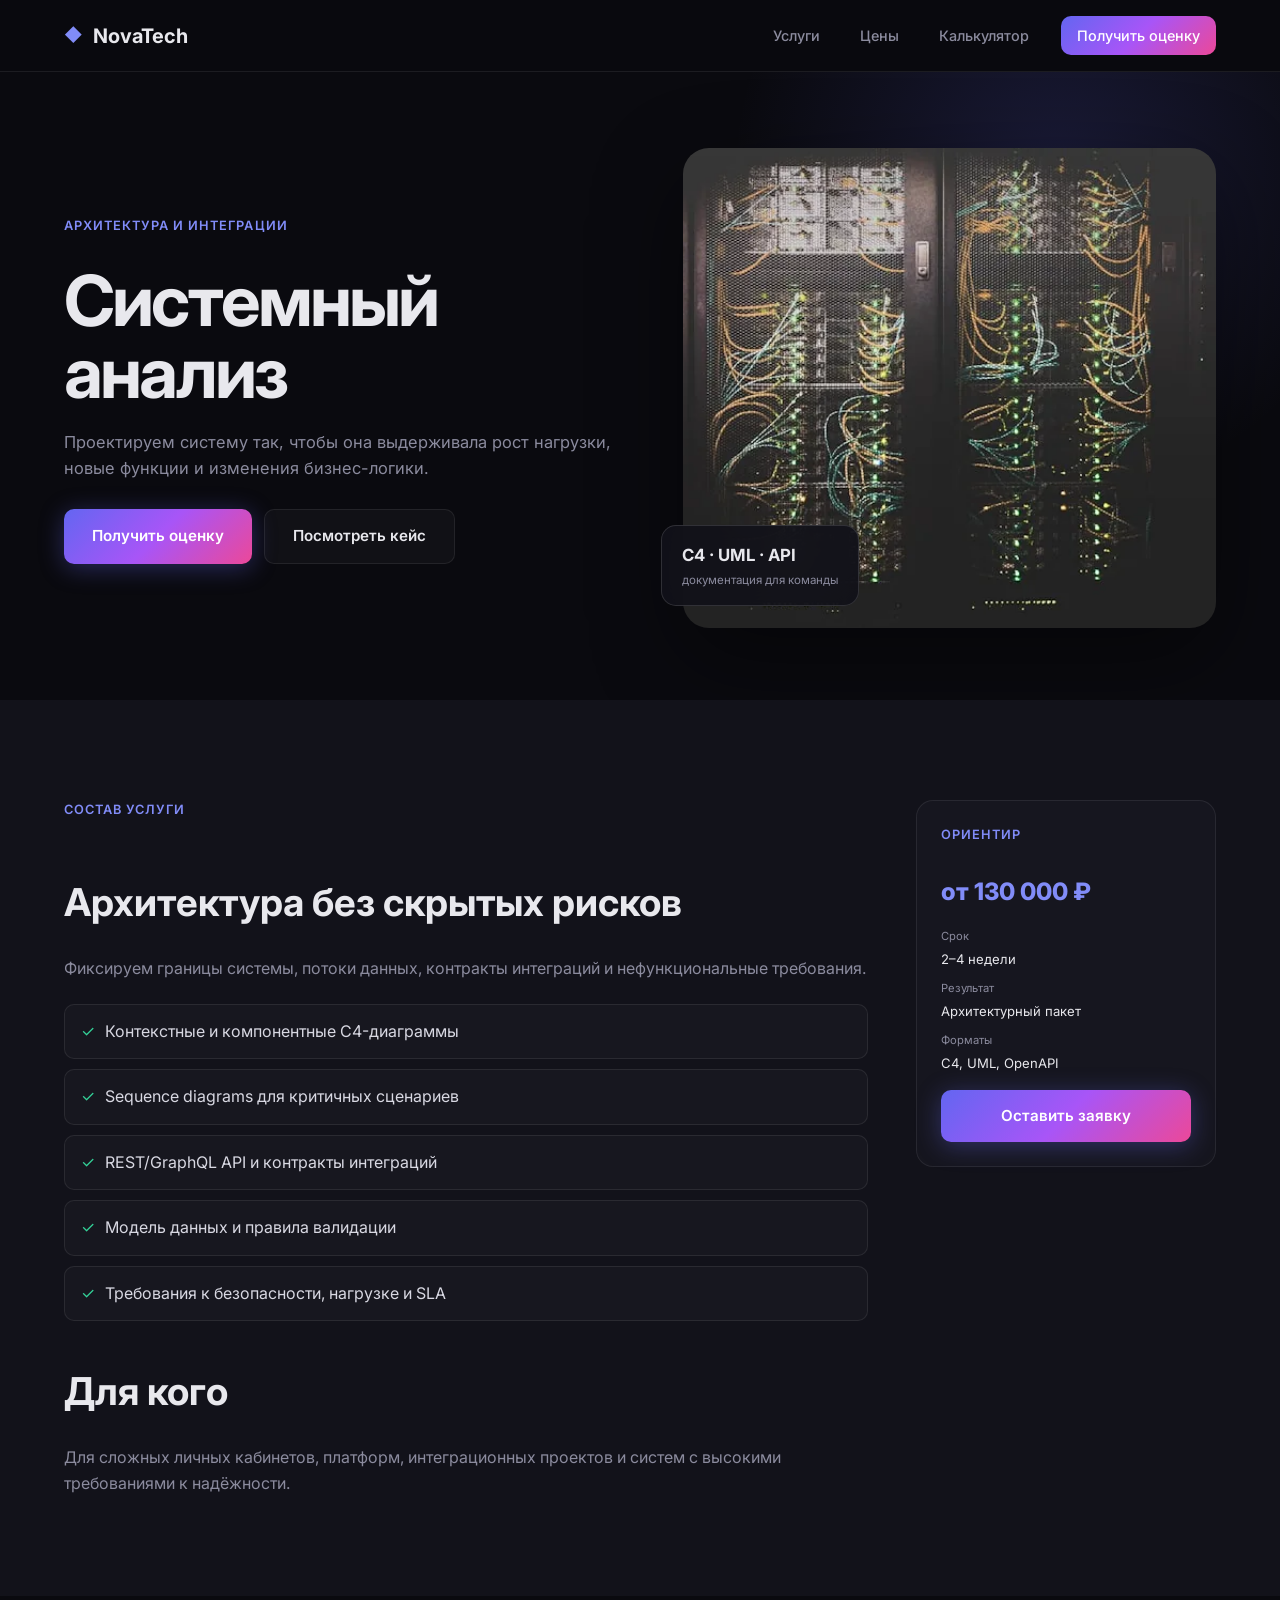
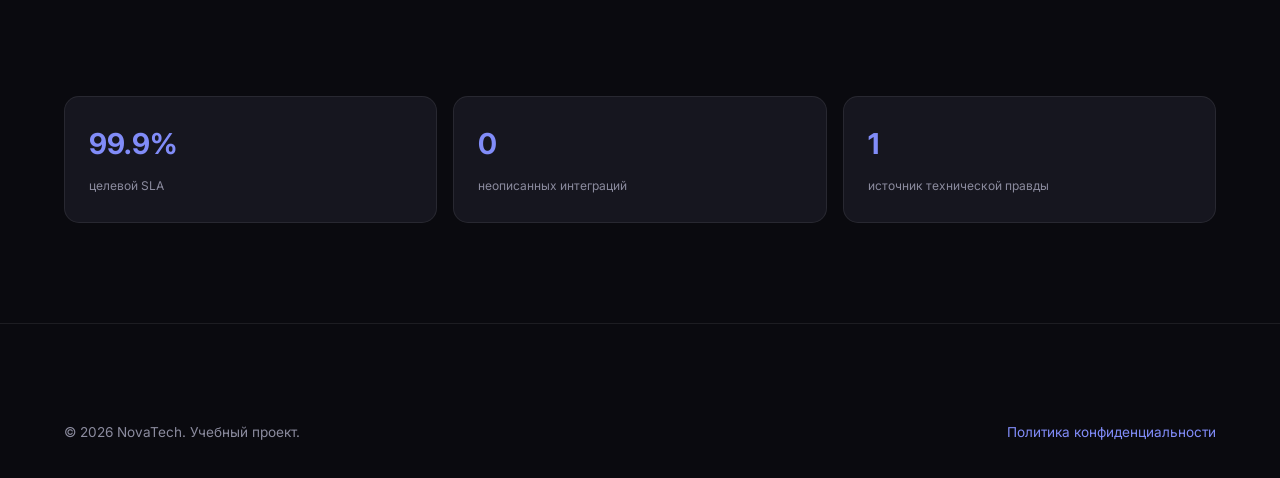
<file: service-system.html>
<!DOCTYPE html><html lang="ru"><head>

<!-- Yandex.Metrika counter -->
<script type="text/javascript">
    (function(m,e,t,r,i,k,a){
        m[i]=m[i]||function(){(m[i].a=m[i].a||[]).push(arguments)};
        m[i].l=1*new Date();
        for (var j = 0; j < document.scripts.length; j++) {if (document.scripts[j].src === r) { return; }}
        k=e.createElement(t),a=e.getElementsByTagName(t)[0],k.async=1,k.src=r,a.parentNode.insertBefore(k,a)
    })(window, document,'script','https://mc.yandex.ru/metrika/tag.js?id=110083258', 'ym');

    ym(110083258, 'init', {ssr:true, webvisor:true, clickmap:true, ecommerce:"dataLayer", referrer: document.referrer, url: location.href, accurateTrackBounce:true, trackLinks:true});
</script>
<noscript><div><img src="https://mc.yandex.ru/watch/110083258" style="position:absolute; left:-9999px;" alt="" /></div></noscript>
<!-- /Yandex.Metrika counter -->



<meta charset="UTF-8"><meta name="viewport" content="width=device-width,initial-scale=1.0"><title>Системный анализ — NovaTech</title><link rel="preconnect" href="https://fonts.googleapis.com"><link rel="preconnect" href="https://fonts.gstatic.com" crossorigin><link href="https://fonts.googleapis.com/css2?family=Inter:wght@400;500;600;700;800&display=swap" rel="stylesheet"><link rel="stylesheet" href="css/style.css?v=20260622-1"><link rel="stylesheet" href="css/pages.css?v=20260622-1"></head><body>
<header class="header header--scrolled"><div class="container header__inner"><a href="index.html" class="logo"><span class="logo__icon">◆</span><span class="logo__text">NovaTech</span></a><nav class="nav nav--reviews"><a href="index.html#services" class="nav__link">Услуги</a><a href="pricing.html" class="nav__link">Цены</a><a href="calculator.html" class="nav__link">Калькулятор</a><a href="project.html?service=Системный-анализ" class="nav__link nav__link--cta">Получить оценку</a></nav></div></header>
<main class="subpage"><section class="subpage-hero"><div class="container subpage-hero__grid"><div><span class="section-tag">Архитектура и интеграции</span><h1>Системный анализ</h1><p>Проектируем систему так, чтобы она выдерживала рост нагрузки, новые функции и изменения бизнес-логики.</p><div class="subpage-actions"><a href="project.html?service=Системный-анализ" class="btn btn--primary">Получить оценку</a><a href="case-fintech.html" class="btn btn--ghost">Посмотреть кейс</a></div></div><div class="subpage-hero__image"><img src="img/service-system.webp" alt="Архитектура системы"><div class="subpage-hero__float"><strong>C4 · UML · API</strong><span>документация для команды</span></div></div></div></section>
<section class="page-section page-section--soft"><div class="container content-layout"><article class="content-prose"><span class="section-tag">Состав услуги</span><h2>Архитектура без скрытых рисков</h2><p>Фиксируем границы системы, потоки данных, контракты интеграций и нефункциональные требования.</p><ul><li>Контекстные и компонентные C4-диаграммы</li><li>Sequence diagrams для критичных сценариев</li><li>REST/GraphQL API и контракты интеграций</li><li>Модель данных и правила валидации</li><li>Требования к безопасности, нагрузке и SLA</li></ul><h2>Для кого</h2><p>Для сложных личных кабинетов, платформ, интеграционных проектов и систем с высокими требованиями к надёжности.</p></article><aside class="content-sidebar"><span class="section-tag">Ориентир</span><div class="content-sidebar__price">от 130 000 ₽</div><dl><dt>Срок</dt><dd>2–4 недели</dd><dt>Результат</dt><dd>Архитектурный пакет</dd><dt>Форматы</dt><dd>C4, UML, OpenAPI</dd></dl><a href="project.html?service=Системный-анализ" class="btn btn--primary">Оставить заявку</a></aside></div></section><section class="page-section"><div class="container"><div class="result-grid"><div class="result-card"><strong>99.9%</strong><span>целевой SLA</span></div><div class="result-card"><strong>0</strong><span>неописанных интеграций</span></div><div class="result-card"><strong>1</strong><span>источник технической правды</span></div></div></div></section></main><footer class="footer"><div class="container footer__bottom-inner reviews-footer"><span>© 2026 NovaTech. Учебный проект.</span><a href="privacy.html">Политика конфиденциальности</a></div></footer></body></html>
</file>
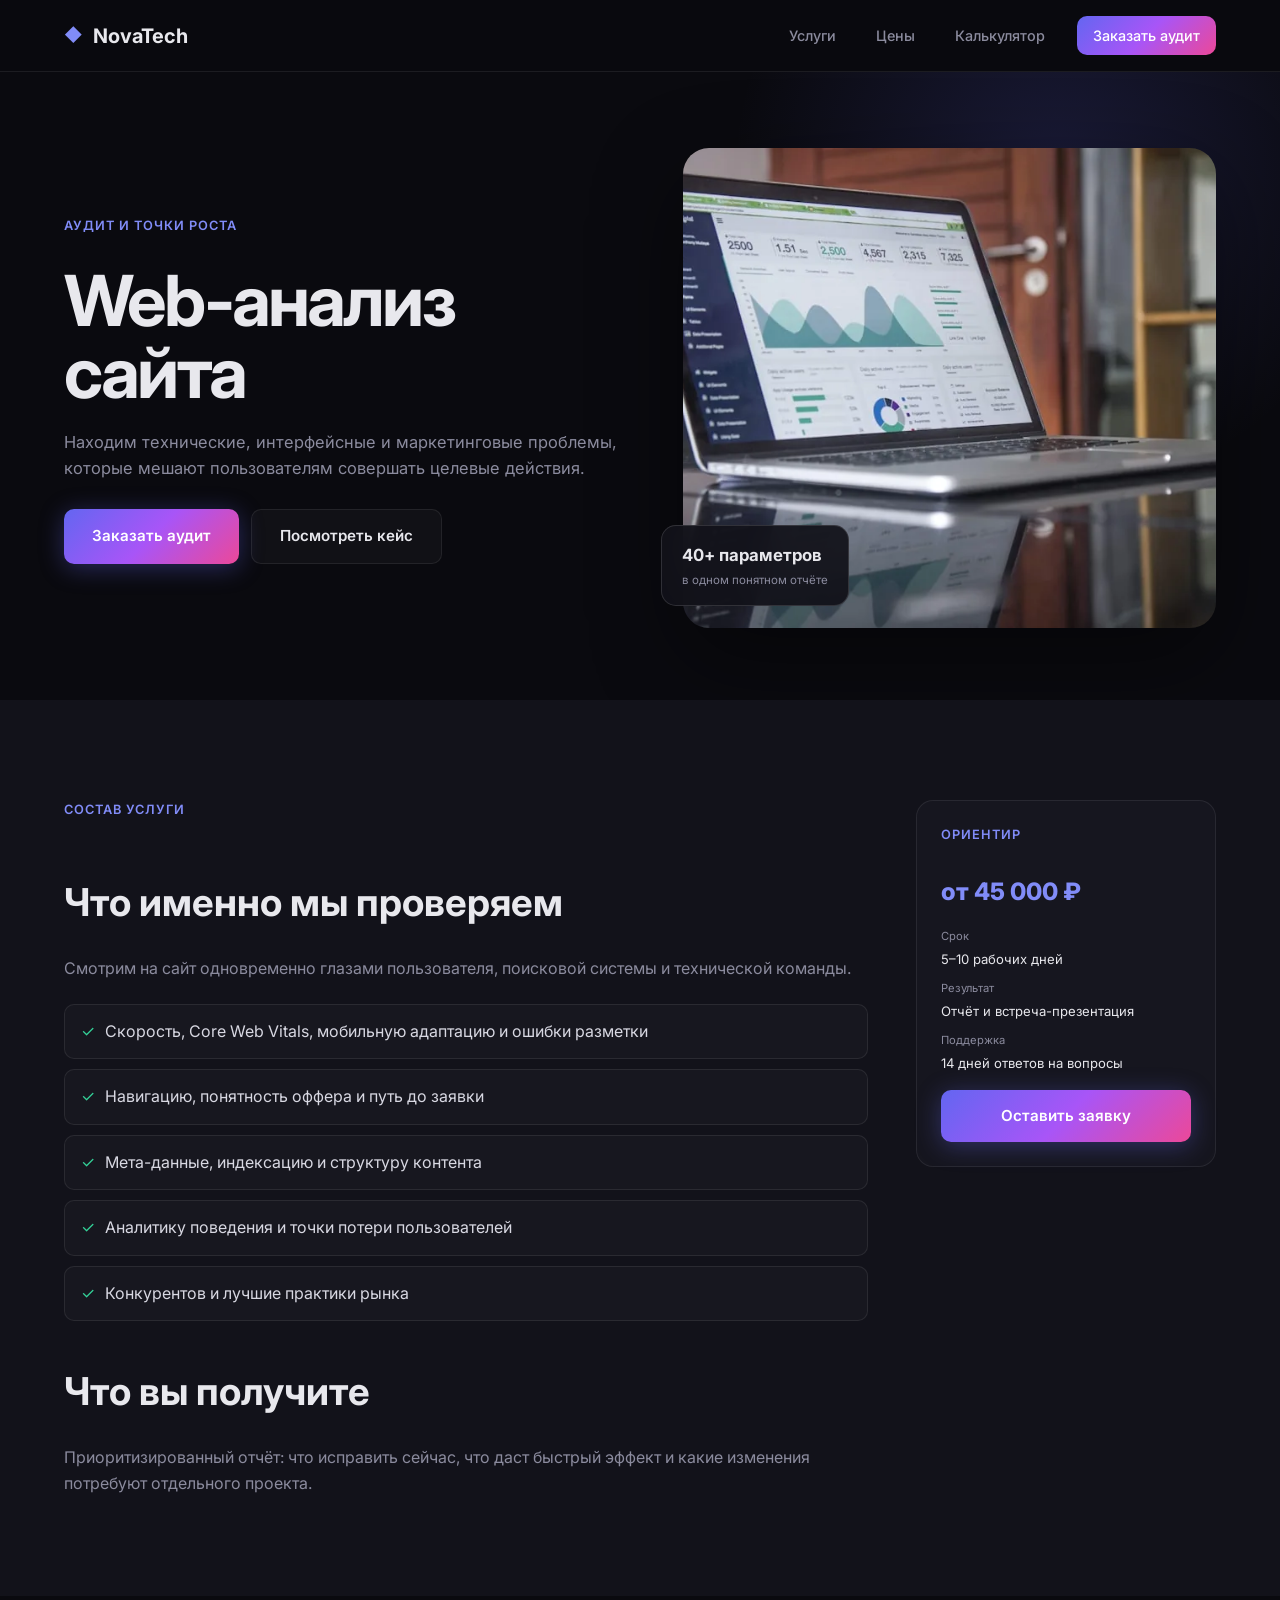
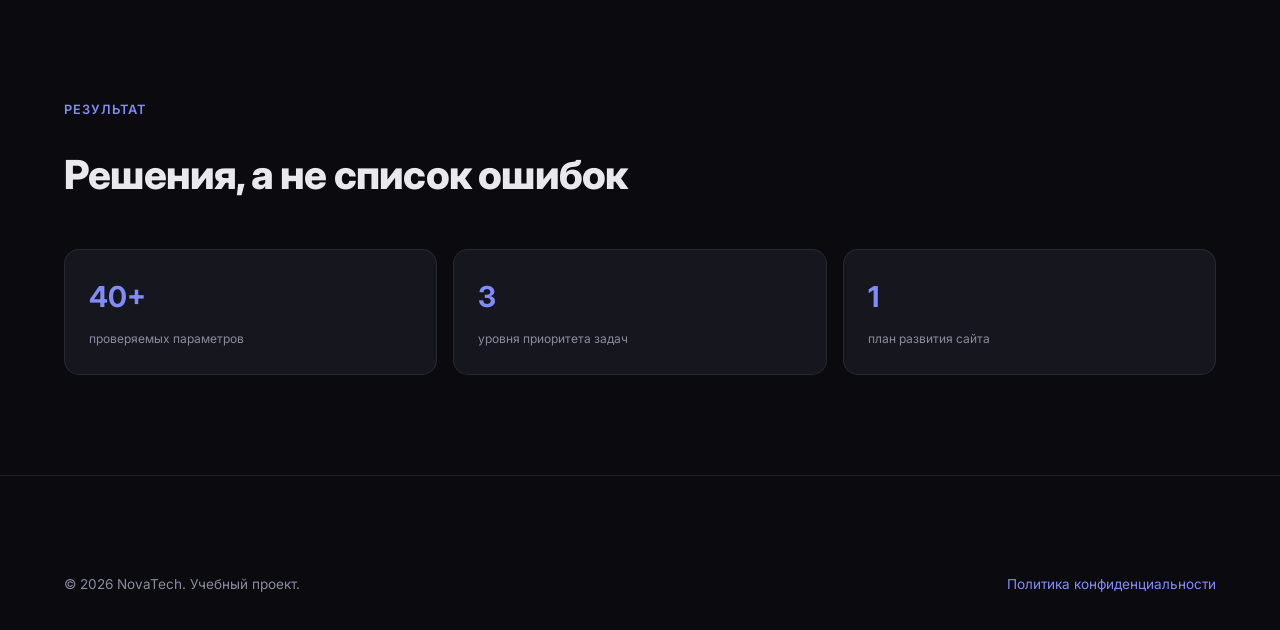
<file: service-web.html>
<!DOCTYPE html><html lang="ru"><head>

<!-- Yandex.Metrika counter -->
<script type="text/javascript">
    (function(m,e,t,r,i,k,a){
        m[i]=m[i]||function(){(m[i].a=m[i].a||[]).push(arguments)};
        m[i].l=1*new Date();
        for (var j = 0; j < document.scripts.length; j++) {if (document.scripts[j].src === r) { return; }}
        k=e.createElement(t),a=e.getElementsByTagName(t)[0],k.async=1,k.src=r,a.parentNode.insertBefore(k,a)
    })(window, document,'script','https://mc.yandex.ru/metrika/tag.js?id=110083258', 'ym');

    ym(110083258, 'init', {ssr:true, webvisor:true, clickmap:true, ecommerce:"dataLayer", referrer: document.referrer, url: location.href, accurateTrackBounce:true, trackLinks:true});
</script>
<noscript><div><img src="https://mc.yandex.ru/watch/110083258" style="position:absolute; left:-9999px;" alt="" /></div></noscript>
<!-- /Yandex.Metrika counter -->



  <meta charset="UTF-8"><meta name="viewport" content="width=device-width,initial-scale=1.0"><title>Web-анализ — NovaTech</title>
  <link rel="preconnect" href="https://fonts.googleapis.com"><link rel="preconnect" href="https://fonts.gstatic.com" crossorigin><link href="https://fonts.googleapis.com/css2?family=Inter:wght@400;500;600;700;800&display=swap" rel="stylesheet"><link rel="stylesheet" href="css/style.css?v=20260622-1"><link rel="stylesheet" href="css/pages.css?v=20260622-1">
</head><body><header class="header header--scrolled"><div class="container header__inner"><a href="index.html" class="logo"><span class="logo__icon">◆</span><span class="logo__text">NovaTech</span></a><nav class="nav nav--reviews"><a href="index.html#services" class="nav__link">Услуги</a><a href="pricing.html" class="nav__link">Цены</a><a href="calculator.html" class="nav__link">Калькулятор</a><a href="project.html?service=Web-анализ" class="nav__link nav__link--cta">Заказать аудит</a></nav></div></header>
<main class="subpage"><section class="subpage-hero"><div class="container subpage-hero__grid"><div><span class="section-tag">Аудит и точки роста</span><h1>Web-анализ сайта</h1><p>Находим технические, интерфейсные и маркетинговые проблемы, которые мешают пользователям совершать целевые действия.</p><div class="subpage-actions"><a href="project.html?service=Web-анализ" class="btn btn--primary">Заказать аудит</a><a href="case-launch.html" class="btn btn--ghost">Посмотреть кейс</a></div></div><div class="subpage-hero__image"><img src="img/service-web.webp" alt="Анализ сайта"><div class="subpage-hero__float"><strong>40+ параметров</strong><span>в одном понятном отчёте</span></div></div></div></section>
<section class="page-section page-section--soft"><div class="container content-layout"><article class="content-prose"><span class="section-tag">Состав услуги</span><h2>Что именно мы проверяем</h2><p>Смотрим на сайт одновременно глазами пользователя, поисковой системы и технической команды.</p><ul><li>Скорость, Core Web Vitals, мобильную адаптацию и ошибки разметки</li><li>Навигацию, понятность оффера и путь до заявки</li><li>Мета-данные, индексацию и структуру контента</li><li>Аналитику поведения и точки потери пользователей</li><li>Конкурентов и лучшие практики рынка</li></ul><h2>Что вы получите</h2><p>Приоритизированный отчёт: что исправить сейчас, что даст быстрый эффект и какие изменения потребуют отдельного проекта.</p></article><aside class="content-sidebar"><span class="section-tag">Ориентир</span><div class="content-sidebar__price">от 45 000 ₽</div><dl><dt>Срок</dt><dd>5–10 рабочих дней</dd><dt>Результат</dt><dd>Отчёт и встреча-презентация</dd><dt>Поддержка</dt><dd>14 дней ответов на вопросы</dd></dl><a href="project.html?service=Web-анализ" class="btn btn--primary">Оставить заявку</a></aside></div></section>
<section class="page-section"><div class="container"><div class="page-head"><span class="section-tag">Результат</span><h2 class="section-title">Решения, а не список ошибок</h2></div><div class="result-grid"><div class="result-card"><strong>40+</strong><span>проверяемых параметров</span></div><div class="result-card"><strong>3</strong><span>уровня приоритета задач</span></div><div class="result-card"><strong>1</strong><span>план развития сайта</span></div></div></div></section></main>
<footer class="footer"><div class="container footer__bottom-inner reviews-footer"><span>© 2026 NovaTech. Учебный проект.</span><a href="privacy.html">Политика конфиденциальности</a></div></footer></body></html>
</file>
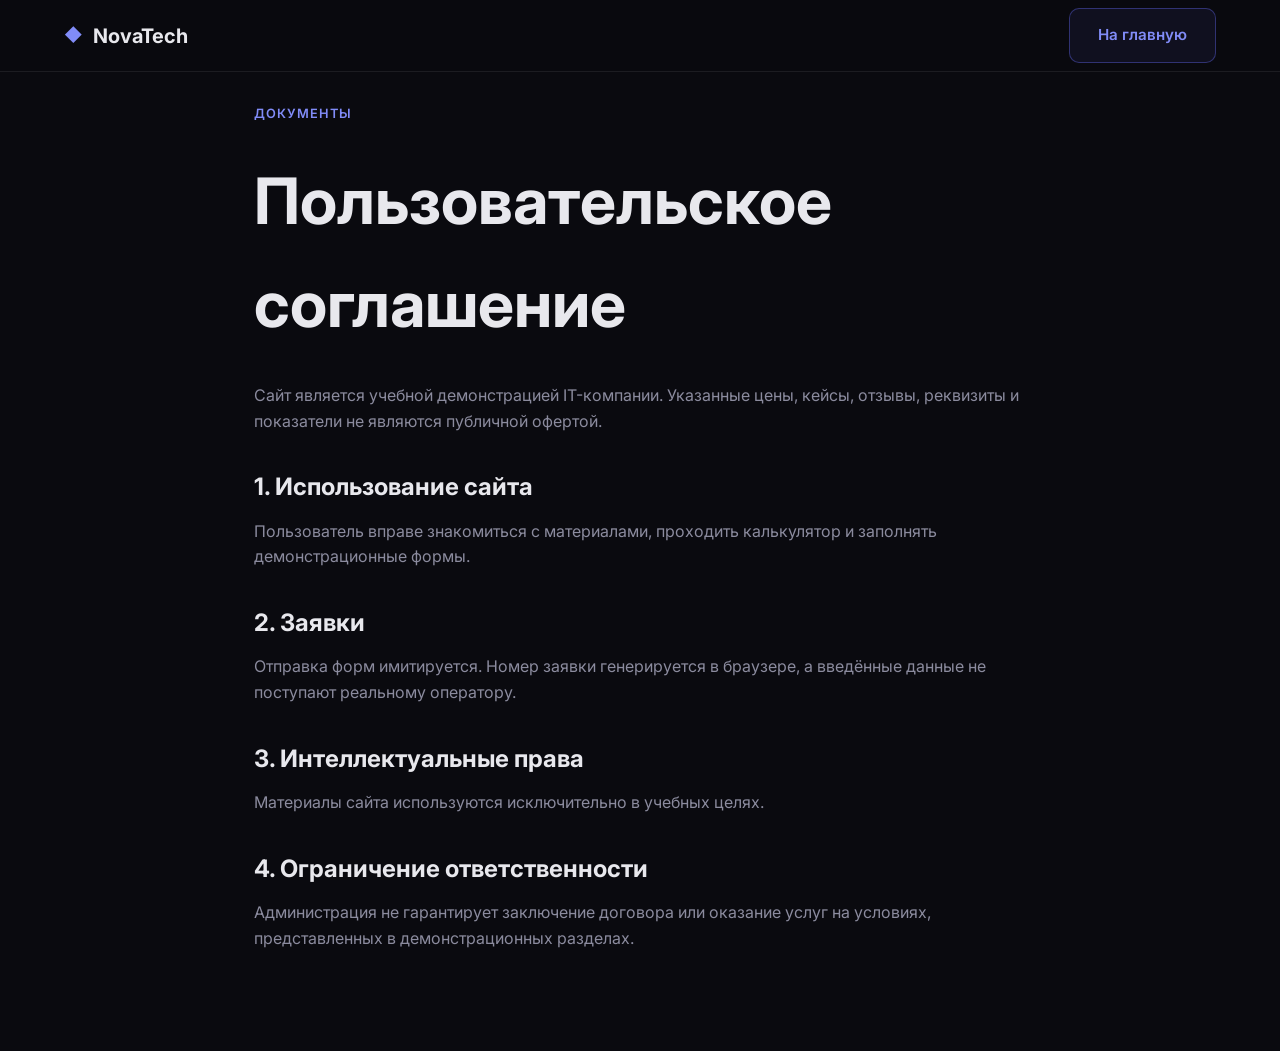
<file: terms.html>
<!DOCTYPE html><html lang="ru"><head>

<!-- Yandex.Metrika counter -->
<script type="text/javascript">
    (function(m,e,t,r,i,k,a){
        m[i]=m[i]||function(){(m[i].a=m[i].a||[]).push(arguments)};
        m[i].l=1*new Date();
        for (var j = 0; j < document.scripts.length; j++) {if (document.scripts[j].src === r) { return; }}
        k=e.createElement(t),a=e.getElementsByTagName(t)[0],k.async=1,k.src=r,a.parentNode.insertBefore(k,a)
    })(window, document,'script','https://mc.yandex.ru/metrika/tag.js?id=110083258', 'ym');

    ym(110083258, 'init', {ssr:true, webvisor:true, clickmap:true, ecommerce:"dataLayer", referrer: document.referrer, url: location.href, accurateTrackBounce:true, trackLinks:true});
</script>
<noscript><div><img src="https://mc.yandex.ru/watch/110083258" style="position:absolute; left:-9999px;" alt="" /></div></noscript>
<!-- /Yandex.Metrika counter -->



<meta charset="UTF-8"><meta name="viewport" content="width=device-width,initial-scale=1.0"><title>Пользовательское соглашение — NovaTech</title><link href="https://fonts.googleapis.com/css2?family=Inter:wght@400;500;600;700;800&display=swap" rel="stylesheet"><link rel="stylesheet" href="css/style.css?v=20260622-1"><link rel="stylesheet" href="css/pages.css?v=20260622-1"></head><body><header class="header header--scrolled"><div class="container header__inner"><a href="index.html" class="logo"><span class="logo__icon">◆</span><span class="logo__text">NovaTech</span></a><a href="index.html" class="btn btn--outline">На главную</a></div></header><main class="subpage page-section"><article class="container legal-page"><span class="section-tag">Документы</span><h1>Пользовательское соглашение</h1><p>Сайт является учебной демонстрацией IT-компании. Указанные цены, кейсы, отзывы, реквизиты и показатели не являются публичной офертой.</p><h2>1. Использование сайта</h2><p>Пользователь вправе знакомиться с материалами, проходить калькулятор и заполнять демонстрационные формы.</p><h2>2. Заявки</h2><p>Отправка форм имитируется. Номер заявки генерируется в браузере, а введённые данные не поступают реальному оператору.</p><h2>3. Интеллектуальные права</h2><p>Материалы сайта используются исключительно в учебных целях.</p><h2>4. Ограничение ответственности</h2><p>Администрация не гарантирует заключение договора или оказание услуг на условиях, представленных в демонстрационных разделах.</p></article></main></body></html>
</file>
<file: css/style.css>
/* ===== Variables ===== */
:root {
  --bg: #0a0a0f;
  --bg-elevated: #12121a;
  --bg-card: #16161f;
  --border: rgba(255, 255, 255, 0.08);
  --text: #e8e8ed;
  --text-muted: #8b8b9e;
  --accent: #6366f1;
  --accent-light: #818cf8;
  --accent-glow: rgba(99, 102, 241, 0.35);
  --gradient: linear-gradient(135deg, #6366f1 0%, #a855f7 50%, #ec4899 100%);
  --radius: 16px;
  --radius-sm: 10px;
  --header-h: 72px;
  --transition: 0.25s cubic-bezier(0.4, 0, 0.2, 1);
  --font: 'Inter', system-ui, -apple-system, sans-serif;
}

/* ===== Reset ===== */
*, *::before, *::after {
  box-sizing: border-box;
  margin: 0;
  padding: 0;
}

html {
  scroll-behavior: smooth;
  scroll-padding-top: var(--header-h);
}

body {
  font-family: var(--font);
  background: var(--bg);
  color: var(--text);
  line-height: 1.6;
  overflow-x: hidden;
}

a {
  color: inherit;
  text-decoration: none;
}

ul {
  list-style: none;
}

img {
  max-width: 100%;
  display: block;
}

button {
  font-family: inherit;
  cursor: pointer;
  border: none;
  background: none;
}

.sr-only {
  position: absolute;
  width: 1px;
  height: 1px;
  padding: 0;
  margin: -1px;
  overflow: hidden;
  clip: rect(0, 0, 0, 0);
  white-space: nowrap;
  border: 0;
}

.container {
  width: 100%;
  max-width: 1200px;
  margin: 0 auto;
  padding: 0 24px;
}

/* ===== Header ===== */
.header {
  position: fixed;
  top: 0;
  left: 0;
  right: 0;
  z-index: 100;
  height: var(--header-h);
  background: rgba(10, 10, 15, 0.75);
  backdrop-filter: blur(20px);
  border-bottom: 1px solid transparent;
  transition: border-color var(--transition), background var(--transition);
}

.header--scrolled {
  border-bottom-color: var(--border);
  background: rgba(10, 10, 15, 0.92);
}

.header__inner {
  display: flex;
  align-items: center;
  justify-content: space-between;
  height: 100%;
}

.logo {
  display: flex;
  align-items: center;
  gap: 10px;
  font-weight: 700;
  font-size: 1.25rem;
}

.logo__icon {
  color: var(--accent-light);
  font-size: 1.1rem;
}

.nav {
  display: flex;
  align-items: center;
  gap: 8px;
}

.nav__link {
  padding: 8px 16px;
  font-size: 0.9rem;
  font-weight: 500;
  color: var(--text-muted);
  border-radius: var(--radius-sm);
  transition: color var(--transition), background var(--transition);
}

.nav__link:hover {
  color: var(--text);
  background: rgba(255, 255, 255, 0.05);
}

.nav__link--cta {
  background: var(--gradient);
  color: #fff !important;
  margin-left: 8px;
}

.nav__link--cta:hover {
  opacity: 0.9;
  background: var(--gradient);
}

.burger {
  display: none;
  flex-direction: column;
  gap: 5px;
  padding: 8px;
}

.burger span {
  display: block;
  width: 22px;
  height: 2px;
  background: var(--text);
  border-radius: 2px;
  transition: var(--transition);
}

.burger.active span:nth-child(1) {
  transform: translateY(7px) rotate(45deg);
}

.burger.active span:nth-child(2) {
  opacity: 0;
}

.burger.active span:nth-child(3) {
  transform: translateY(-7px) rotate(-45deg);
}

/* ===== Hero ===== */
.hero {
  position: relative;
  min-height: 100vh;
  display: flex;
  align-items: center;
  padding: calc(var(--header-h) + 60px) 0 80px;
  overflow: hidden;
}

.hero__bg {
  position: absolute;
  inset: 0;
  background:
    radial-gradient(ellipse 80% 60% at 50% -10%, rgba(99, 102, 241, 0.25), transparent),
    radial-gradient(ellipse 50% 40% at 80% 60%, rgba(168, 85, 247, 0.12), transparent),
    radial-gradient(ellipse 40% 30% at 10% 80%, rgba(236, 72, 153, 0.08), transparent);
  pointer-events: none;
}

.hero__bg::after {
  content: '';
  position: absolute;
  inset: 0;
  background-image:
    linear-gradient(rgba(255,255,255,0.03) 1px, transparent 1px),
    linear-gradient(90deg, rgba(255,255,255,0.03) 1px, transparent 1px);
  background-size: 60px 60px;
  mask-image: radial-gradient(ellipse 70% 70% at 50% 40%, black, transparent);
}

.hero__wrapper {
  position: relative;
  display: grid;
  grid-template-columns: 1fr 1fr;
  gap: 64px;
  align-items: center;
}

.hero__inner {
  position: relative;
}

.hero__media {
  position: relative;
}

.hero__media img {
  width: 100%;
  height: auto;
  border-radius: var(--radius);
  border: 1px solid var(--border);
  box-shadow: 0 24px 64px rgba(0, 0, 0, 0.45);
  object-fit: cover;
  aspect-ratio: 4 / 3;
}

.hero__media::before {
  content: '';
  position: absolute;
  inset: -20px;
  background: var(--gradient);
  border-radius: calc(var(--radius) + 8px);
  opacity: 0.15;
  filter: blur(40px);
  z-index: -1;
}

.hero__media-badge {
  position: absolute;
  bottom: -16px;
  left: -16px;
  padding: 16px 20px;
  background: var(--bg-card);
  border: 1px solid var(--border);
  border-radius: var(--radius-sm);
  box-shadow: 0 12px 32px rgba(0, 0, 0, 0.35);
}

.hero__media-badge-value {
  display: block;
  font-size: 1.5rem;
  font-weight: 800;
  background: var(--gradient);
  -webkit-background-clip: text;
  -webkit-text-fill-color: transparent;
  background-clip: text;
}

.hero__media-badge-label {
  font-size: 0.8rem;
  color: var(--text-muted);
}

.hero__badge {
  display: inline-block;
  padding: 6px 14px;
  font-size: 0.8rem;
  font-weight: 600;
  letter-spacing: 0.04em;
  text-transform: uppercase;
  color: var(--accent-light);
  background: rgba(99, 102, 241, 0.12);
  border: 1px solid rgba(99, 102, 241, 0.25);
  border-radius: 100px;
  margin-bottom: 24px;
}

.hero__title {
  font-size: clamp(2.5rem, 6vw, 4rem);
  font-weight: 800;
  line-height: 1.1;
  letter-spacing: -0.03em;
  margin-bottom: 24px;
}

.gradient-text {
  background: var(--gradient);
  -webkit-background-clip: text;
  -webkit-text-fill-color: transparent;
  background-clip: text;
}

.hero__desc {
  font-size: 1.15rem;
  color: var(--text-muted);
  max-width: 540px;
  margin-bottom: 36px;
}

.hero__actions {
  display: flex;
  flex-wrap: wrap;
  gap: 14px;
  margin-bottom: 56px;
}

.btn {
  display: inline-flex;
  align-items: center;
  justify-content: center;
  padding: 14px 28px;
  font-size: 0.95rem;
  font-weight: 600;
  border-radius: var(--radius-sm);
  transition: transform var(--transition), opacity var(--transition), box-shadow var(--transition);
}

.btn:hover {
  transform: translateY(-2px);
}

.btn--primary {
  background: var(--gradient);
  color: #fff;
  box-shadow: 0 4px 24px var(--accent-glow);
}

.btn--primary:hover {
  box-shadow: 0 8px 32px var(--accent-glow);
}

.btn--ghost {
  border: 1px solid var(--border);
  color: var(--text);
  background: rgba(255, 255, 255, 0.03);
}

.btn--ghost:hover {
  background: rgba(255, 255, 255, 0.06);
  border-color: rgba(255, 255, 255, 0.15);
}

.btn--full {
  width: 100%;
}

.hero__stats {
  display: flex;
  gap: 48px;
  padding-top: 32px;
  border-top: 1px solid var(--border);
}

.stat__value {
  display: block;
  font-size: 1.75rem;
  font-weight: 800;
  letter-spacing: -0.02em;
}

.stat__label {
  font-size: 0.85rem;
  color: var(--text-muted);
}

/* ===== Scroll reveal ===== */
.reveal {
  opacity: 0;
  transform: translateY(28px);
  transition: opacity 0.6s ease, transform 0.6s ease;
}

.reveal.visible {
  opacity: 1;
  transform: translateY(0);
}

.reveal--delay { transition-delay: 0.12s; }
.reveal--delay-2 { transition-delay: 0.24s; }

@media (prefers-reduced-motion: reduce) {
  .reveal {
    opacity: 1;
    transform: none;
    transition: none;
  }
}
.section-head {
  margin-bottom: 48px;
}

.section-head--center {
  text-align: center;
}

.section-head--center .section-desc {
  margin-left: auto;
  margin-right: auto;
}

.section-tag {
  display: inline-block;
  font-size: 0.8rem;
  font-weight: 600;
  text-transform: uppercase;
  letter-spacing: 0.08em;
  color: var(--accent-light);
  margin-bottom: 12px;
}

.section-title {
  font-size: clamp(1.75rem, 4vw, 2.5rem);
  font-weight: 800;
  letter-spacing: -0.02em;
  margin-bottom: 12px;
}

.section-desc {
  font-size: 1.05rem;
  color: var(--text-muted);
  max-width: 520px;
}

/* ===== Services ===== */
.services {
  padding: 100px 0;
}

.services__grid {
  display: grid;
  grid-template-columns: repeat(2, 1fr);
  gap: 24px;
}

.service-card {
  position: relative;
  background: var(--bg-card);
  border: 1px solid var(--border);
  border-radius: var(--radius);
  transition: border-color var(--transition), transform var(--transition), box-shadow var(--transition);
  display: flex;
  flex-direction: column;
  overflow: hidden;
  padding: 0;
}

.service-card__media {
  position: relative;
  overflow: hidden;
  aspect-ratio: 16 / 9;
}

.service-card__media img {
  width: 100%;
  height: 100%;
  object-fit: cover;
  transition: transform 0.5s ease;
}

.service-card:hover .service-card__media img {
  transform: scale(1.05);
}

.service-card__media::after {
  content: '';
  position: absolute;
  inset: 0;
  background: linear-gradient(to top, rgba(22, 22, 31, 0.6), transparent 50%);
}

.service-card__body {
  display: flex;
  flex-direction: column;
  flex: 1;
  padding: 28px;
}

.service-card:hover {
  border-color: rgba(99, 102, 241, 0.3);
  transform: translateY(-4px);
  box-shadow: 0 12px 40px rgba(0, 0, 0, 0.3);
}

.service-card--featured {
  border-color: rgba(99, 102, 241, 0.4);
  background: linear-gradient(135deg, rgba(99, 102, 241, 0.08) 0%, var(--bg-card) 60%);
}

.service-card__badge {
  position: absolute;
  top: 20px;
  right: 20px;
  padding: 4px 12px;
  font-size: 0.75rem;
  font-weight: 600;
  color: #fff;
  background: var(--gradient);
  border-radius: 100px;
}

.service-card__icon {
  display: flex;
  align-items: center;
  justify-content: center;
  width: 52px;
  height: 52px;
  margin-bottom: 20px;
  color: var(--accent-light);
  background: rgba(99, 102, 241, 0.12);
  border-radius: 12px;
}

.service-card__title {
  font-size: 1.25rem;
  font-weight: 700;
  margin-bottom: 10px;
}

.service-card__text {
  font-size: 0.95rem;
  color: var(--text-muted);
  margin-bottom: 20px;
}

.service-card__list {
  margin-bottom: 24px;
}

.service-card__list li {
  position: relative;
  padding-left: 18px;
  font-size: 0.875rem;
  color: var(--text-muted);
  margin-bottom: 6px;
}

.service-card__list li::before {
  content: '';
  position: absolute;
  left: 0;
  top: 8px;
  width: 6px;
  height: 6px;
  background: var(--accent);
  border-radius: 50%;
}

.service-card__actions {
  display: flex;
  align-items: center;
  justify-content: space-between;
  gap: 12px;
  margin-top: auto;
}

.service-card__btn {
  padding: 10px 20px;
  font-size: 0.875rem;
}

.btn--outline {
  border: 1px solid rgba(99, 102, 241, 0.4);
  color: var(--accent-light);
  background: rgba(99, 102, 241, 0.08);
}

.btn--outline:hover {
  background: rgba(99, 102, 241, 0.18);
  border-color: rgba(99, 102, 241, 0.6);
}

.service-card__link {
  font-size: 0.9rem;
  font-weight: 600;
  color: var(--accent-light);
  transition: color var(--transition);
  white-space: nowrap;
}

.service-card__link:hover {
  color: #fff;
}

/* ===== Service Modal ===== */
.modal {
  position: fixed;
  inset: 0;
  z-index: 200;
  display: flex;
  align-items: center;
  justify-content: center;
  padding: 24px;
  opacity: 0;
  visibility: hidden;
  transition: opacity var(--transition), visibility var(--transition);
}

.modal.open {
  opacity: 1;
  visibility: visible;
}

.modal__overlay {
  position: absolute;
  inset: 0;
  background: rgba(0, 0, 0, 0.7);
  backdrop-filter: blur(6px);
}

.modal__panel {
  position: relative;
  width: 100%;
  max-width: 680px;
  max-height: 90vh;
  overflow-y: auto;
  padding: 0;
  background: var(--bg-card);
  border: 1px solid var(--border);
  border-radius: var(--radius);
  box-shadow: 0 32px 80px rgba(0, 0, 0, 0.5);
  transform: translateY(24px) scale(0.97);
  transition: transform var(--transition);
}

.modal__image {
  width: 100%;
  height: 200px;
  overflow: hidden;
  border-radius: var(--radius) var(--radius) 0 0;
}

.modal__image img {
  width: 100%;
  height: 100%;
  object-fit: cover;
}

.modal__header {
  display: flex;
  gap: 16px;
  align-items: flex-start;
  padding: 28px 40px 0;
}

.modal__body {
  padding: 20px 40px 0;
}

.modal__footer {
  display: flex;
  align-items: center;
  justify-content: space-between;
  gap: 16px;
  padding: 24px 40px 40px;
  border-top: 1px solid var(--border);
  flex-wrap: wrap;
}

.modal.open .modal__panel {
  transform: translateY(0) scale(1);
}

.modal__close {
  position: absolute;
  top: 16px;
  right: 16px;
  display: flex;
  align-items: center;
  justify-content: center;
  width: 36px;
  height: 36px;
  color: var(--text-muted);
  background: rgba(255, 255, 255, 0.05);
  border-radius: 8px;
  transition: color var(--transition), background var(--transition);
}

.modal__close:hover {
  color: var(--text);
  background: rgba(255, 255, 255, 0.1);
}

.modal__icon {
  display: flex;
  align-items: center;
  justify-content: center;
  width: 56px;
  height: 56px;
  flex-shrink: 0;
  color: var(--accent-light);
  background: rgba(99, 102, 241, 0.12);
  border-radius: 14px;
}

.modal__title {
  font-size: 1.5rem;
  font-weight: 800;
  letter-spacing: -0.02em;
  margin-bottom: 8px;
}

.modal__lead {
  font-size: 0.95rem;
  color: var(--text-muted);
  margin-bottom: 0;
  line-height: 1.6;
}

.modal__body h4 {
  font-size: 0.95rem;
  font-weight: 700;
  margin-bottom: 12px;
  color: var(--text);
}

.modal__body p {
  font-size: 0.925rem;
  color: var(--text-muted);
  margin-bottom: 20px;
  line-height: 1.7;
}

.modal__body ul {
  margin-bottom: 24px;
}

.modal__body li {
  position: relative;
  padding-left: 20px;
  font-size: 0.9rem;
  color: var(--text-muted);
  margin-bottom: 8px;
  line-height: 1.6;
}

.modal__body li::before {
  content: '';
  position: absolute;
  left: 0;
  top: 9px;
  width: 6px;
  height: 6px;
  background: var(--accent);
  border-radius: 50%;
}

.modal__steps {
  display: flex;
  flex-direction: column;
  gap: 12px;
  margin-bottom: 24px;
}

.modal__step {
  display: flex;
  gap: 14px;
  padding: 14px 16px;
  background: rgba(255, 255, 255, 0.03);
  border: 1px solid var(--border);
  border-radius: var(--radius-sm);
}

.modal__step-num {
  flex-shrink: 0;
  width: 28px;
  height: 28px;
  display: flex;
  align-items: center;
  justify-content: center;
  font-size: 0.8rem;
  font-weight: 700;
  color: var(--accent-light);
  background: rgba(99, 102, 241, 0.15);
  border-radius: 8px;
}

.modal__step-text {
  font-size: 0.9rem;
  color: var(--text-muted);
  line-height: 1.5;
}

.modal__meta {
  font-size: 0.85rem;
  color: var(--text-muted);
}

body.modal-open {
  overflow: hidden;
}

/* ===== About ===== */
.about {
  padding: 100px 0;
  background: var(--bg-elevated);
}

.about__inner {
  display: grid;
  grid-template-columns: 1fr 1fr;
  gap: 64px;
  align-items: center;
  padding-bottom: 40px;
}

.about__text {
  color: var(--text-muted);
  font-size: 1.05rem;
  margin-bottom: 28px;
}

.about__features li {
  display: flex;
  align-items: center;
  gap: 12px;
  margin-bottom: 14px;
  font-size: 0.95rem;
}

.about__check {
  display: flex;
  align-items: center;
  justify-content: center;
  width: 24px;
  height: 24px;
  font-size: 0.75rem;
  font-weight: 700;
  color: var(--accent-light);
  background: rgba(99, 102, 241, 0.15);
  border-radius: 6px;
  flex-shrink: 0;
}

.about__visual {
  position: relative;
}

.about__photo {
  border-radius: var(--radius);
  overflow: hidden;
  border: 1px solid var(--border);
  box-shadow: 0 24px 64px rgba(0, 0, 0, 0.4);
}

.about__photo img {
  width: 100%;
  height: auto;
  aspect-ratio: 4 / 3;
  object-fit: cover;
}

.about__card {
  position: absolute;
  bottom: -24px;
  right: -24px;
  width: calc(100% - 48px);
  max-width: 280px;
  padding: 24px;
  background: var(--bg-card);
  border: 1px solid var(--border);
  border-radius: var(--radius);
  box-shadow: 0 24px 64px rgba(0, 0, 0, 0.4);
}

.about__card-row {
  display: flex;
  align-items: center;
  gap: 12px;
  padding: 12px 0;
  font-size: 0.95rem;
  border-bottom: 1px solid var(--border);
}

.about__card-row:last-of-type {
  border-bottom: none;
  margin-bottom: 20px;
}

.about__dot {
  width: 10px;
  height: 10px;
  border-radius: 50%;
  flex-shrink: 0;
}

.about__dot--green { background: #22c55e; }
.about__dot--blue { background: #3b82f6; }
.about__dot--purple { background: #a855f7; }

.about__progress {
  height: 6px;
  background: rgba(255, 255, 255, 0.06);
  border-radius: 100px;
  overflow: hidden;
}

.about__progress-bar {
  width: 78%;
  height: 100%;
  background: var(--gradient);
  border-radius: 100px;
  animation: progressPulse 2s ease-in-out infinite;
}

@keyframes progressPulse {
  0%, 100% { opacity: 1; }
  50% { opacity: 0.7; }
}

/* ===== Portfolio ===== */
.portfolio {
  padding: 100px 0;
  background: var(--bg-elevated);
}

.portfolio__grid {
  display: grid;
  grid-template-columns: repeat(3, 1fr);
  gap: 24px;
}

.portfolio__item {
  position: relative;
  border-radius: var(--radius);
  overflow: hidden;
  border: 1px solid var(--border);
  background: var(--bg-card);
  transition: transform var(--transition), box-shadow var(--transition);
}

.portfolio__item:hover {
  transform: translateY(-6px);
  box-shadow: 0 20px 48px rgba(0, 0, 0, 0.35);
}

.portfolio__item img {
  width: 100%;
  aspect-ratio: 3 / 2;
  object-fit: cover;
  transition: transform 0.5s ease;
}

.portfolio__item:hover img {
  transform: scale(1.04);
}

.portfolio__caption {
  padding: 20px;
}

.portfolio__tag {
  display: inline-block;
  font-size: 0.75rem;
  font-weight: 600;
  text-transform: uppercase;
  letter-spacing: 0.06em;
  color: var(--accent-light);
  margin-bottom: 8px;
}

.portfolio__caption h3 {
  font-size: 1.1rem;
  font-weight: 700;
  margin-bottom: 4px;
}

.portfolio__caption p {
  font-size: 0.875rem;
  color: var(--text-muted);
}

/* ===== FAQ ===== */
.faq {
  padding: 100px 0;
}

.faq__list {
  max-width: 720px;
  margin: 0 auto;
}

.faq-item {
  border: 1px solid var(--border);
  border-radius: var(--radius-sm);
  margin-bottom: 12px;
  overflow: hidden;
  background: var(--bg-card);
  transition: border-color var(--transition);
}

.faq-item:hover {
  border-color: rgba(99, 102, 241, 0.25);
}

.faq-item.active {
  border-color: rgba(99, 102, 241, 0.35);
}

.faq-item__question {
  display: flex;
  align-items: center;
  justify-content: space-between;
  width: 100%;
  padding: 20px 24px;
  font-size: 1rem;
  font-weight: 600;
  text-align: left;
  color: var(--text);
  gap: 16px;
}

.faq-item__icon {
  flex-shrink: 0;
  width: 28px;
  height: 28px;
  display: flex;
  align-items: center;
  justify-content: center;
  font-size: 1.25rem;
  color: var(--accent-light);
  background: rgba(99, 102, 241, 0.12);
  border-radius: 8px;
  transition: transform var(--transition);
}

.faq-item.active .faq-item__icon {
  transform: rotate(45deg);
}

.faq-item__answer {
  max-height: 0;
  overflow: hidden;
  transition: max-height 0.35s ease;
}

.faq-item__answer p {
  padding: 0 24px 20px;
  font-size: 0.95rem;
  color: var(--text-muted);
  line-height: 1.7;
}

.faq-item.active .faq-item__answer {
  max-height: 200px;
}

/* ===== Contact ===== */
.contact {
  padding: 100px 0;
  background: var(--bg-elevated);
}

.contact__box {
  display: grid;
  grid-template-columns: 1fr 1fr;
  gap: 48px;
  padding: 48px;
  background: var(--bg-card);
  border: 1px solid var(--border);
  border-radius: var(--radius);
  box-shadow: 0 24px 64px rgba(0, 0, 0, 0.3);
}

.contact__title {
  font-size: 1.75rem;
  font-weight: 800;
  margin-bottom: 12px;
}

.contact__desc {
  color: var(--text-muted);
  margin-bottom: 28px;
}

.contact__details {
  display: flex;
  flex-direction: column;
  gap: 8px;
}

.contact__detail {
  font-weight: 500;
  color: var(--accent-light);
  transition: color var(--transition);
}

.contact__detail:hover {
  color: #fff;
}

.contact__form {
  display: flex;
  flex-direction: column;
  gap: 14px;
}

.contact__field {
  display: grid;
  gap: 7px;
}

.contact__label {
  color: var(--text);
  font-size: 0.85rem;
  font-weight: 600;
}

.contact__input {
  width: 100%;
  padding: 14px 18px;
  font-family: inherit;
  font-size: 0.95rem;
  color: var(--text);
  background: rgba(255, 255, 255, 0.04);
  border: 1px solid var(--border);
  border-radius: var(--radius-sm);
  transition: border-color var(--transition), background var(--transition);
}

.contact__input::placeholder {
  color: var(--text-muted);
}

.contact__input:focus {
  outline: none;
  border-color: rgba(99, 102, 241, 0.5);
  background: rgba(255, 255, 255, 0.06);
}

.contact__textarea {
  resize: vertical;
  min-height: 100px;
}

.contact__consent {
  display: flex;
  align-items: flex-start;
  gap: 10px;
  color: var(--text-muted);
  font-size: 0.78rem;
  cursor: pointer;
}

.contact__consent input {
  width: 16px;
  height: 16px;
  margin-top: 2px;
  accent-color: var(--accent);
}

.contact__status {
  min-height: 1.4em;
  color: var(--accent-light);
  font-size: 0.85rem;
}

/* ===== Lead chat ===== */
.chat-launcher {
  position: fixed;
  right: 24px;
  bottom: 24px;
  z-index: 180;
  display: flex;
  align-items: center;
  gap: 10px;
  min-height: 52px;
  padding: 0 20px;
  color: #fff;
  font-weight: 700;
  background: var(--gradient);
  border-radius: 999px;
  box-shadow: 0 12px 34px var(--accent-glow);
  transition: transform var(--transition), box-shadow var(--transition);
}

.chat-launcher:hover {
  transform: translateY(-3px);
  box-shadow: 0 16px 42px var(--accent-glow);
}

.chat-launcher__pulse {
  position: absolute;
  top: 1px;
  right: 1px;
  width: 11px;
  height: 11px;
  background: #34d399;
  border: 2px solid var(--bg);
  border-radius: 50%;
}

.lead-chat {
  position: fixed;
  right: 24px;
  bottom: 88px;
  z-index: 190;
  display: flex;
  flex-direction: column;
  width: min(380px, calc(100vw - 32px));
  height: min(590px, calc(100vh - 120px));
  overflow: hidden;
  background: #111119;
  border: 1px solid rgba(255, 255, 255, 0.12);
  border-radius: 20px;
  box-shadow: 0 24px 80px rgba(0, 0, 0, 0.55);
  opacity: 0;
  visibility: hidden;
  transform: translateY(18px) scale(0.97);
  transform-origin: bottom right;
  transition: opacity var(--transition), visibility var(--transition), transform var(--transition);
}

.lead-chat.open {
  opacity: 1;
  visibility: visible;
  transform: translateY(0) scale(1);
}

.lead-chat__header {
  display: flex;
  align-items: center;
  gap: 11px;
  padding: 16px;
  background: linear-gradient(135deg, rgba(99, 102, 241, 0.2), rgba(168, 85, 247, 0.12));
  border-bottom: 1px solid var(--border);
}

.lead-chat__avatar {
  display: grid;
  flex: 0 0 42px;
  width: 42px;
  height: 42px;
  place-items: center;
  color: #fff;
  font-weight: 800;
  background: var(--gradient);
  border-radius: 50%;
}

.lead-chat__header div:nth-child(2) {
  display: grid;
  flex: 1;
}

.lead-chat__header span {
  color: var(--text-muted);
  font-size: 0.74rem;
}

.lead-chat__header i {
  display: inline-block;
  width: 7px;
  height: 7px;
  margin-right: 4px;
  background: #34d399;
  border-radius: 50%;
}

.lead-chat__close {
  width: 36px;
  height: 36px;
  color: var(--text-muted);
  font-size: 1.7rem;
  line-height: 1;
  border-radius: 50%;
}

.lead-chat__close:hover { background: rgba(255, 255, 255, 0.06); }

.lead-chat__messages {
  display: flex;
  flex: 1;
  flex-direction: column;
  gap: 10px;
  overflow-y: auto;
  padding: 18px 16px;
}

.chat-message {
  max-width: 86%;
  padding: 10px 13px;
  font-size: 0.88rem;
  line-height: 1.45;
  border-radius: 14px 14px 14px 4px;
  background: var(--bg-card);
  border: 1px solid var(--border);
}

.chat-message--user {
  align-self: flex-end;
  color: #fff;
  background: var(--accent);
  border-color: transparent;
  border-radius: 14px 14px 4px;
}

.lead-chat__quick {
  display: flex;
  flex-wrap: wrap;
  gap: 8px;
  padding: 0 16px 12px;
}

.lead-chat__quick button {
  padding: 8px 11px;
  color: var(--accent-light);
  font-size: 0.78rem;
  border: 1px solid rgba(129, 140, 248, 0.35);
  border-radius: 999px;
}

.lead-chat__quick button:hover { background: rgba(99, 102, 241, 0.12); }

.lead-chat__form {
  display: flex;
  gap: 8px;
  padding: 12px;
  border-top: 1px solid var(--border);
}

.lead-chat__form input {
  flex: 1;
  min-width: 0;
  padding: 11px 13px;
  color: var(--text);
  background: rgba(255, 255, 255, 0.04);
  border: 1px solid var(--border);
  border-radius: 12px;
  outline: none;
}

.lead-chat__form input:focus { border-color: var(--accent); }

.lead-chat__form button {
  flex: 0 0 42px;
  width: 42px;
  color: #fff;
  font-size: 1.2rem;
  background: var(--accent);
  border-radius: 12px;
}

.lead-chat__form[hidden], .lead-chat__quick:empty { display: none; }

:focus-visible {
  outline: 3px solid rgba(129, 140, 248, 0.7);
  outline-offset: 3px;
}

/* ===== Footer ===== */
.footer {
  padding-top: 64px;
  border-top: 1px solid var(--border);
}

.footer__inner {
  display: grid;
  grid-template-columns: 2fr 1fr 1fr 1fr;
  gap: 40px;
  padding-bottom: 48px;
}

.logo--footer {
  margin-bottom: 12px;
}

.footer__tagline {
  font-size: 0.9rem;
  color: var(--text-muted);
  max-width: 260px;
}

.footer__heading {
  font-size: 0.85rem;
  font-weight: 600;
  text-transform: uppercase;
  letter-spacing: 0.06em;
  color: var(--text-muted);
  margin-bottom: 16px;
}

.footer__link {
  display: block;
  font-size: 0.9rem;
  color: var(--text-muted);
  margin-bottom: 10px;
  transition: color var(--transition);
}

.footer__link:hover {
  color: var(--text);
}

.footer__link--muted {
  cursor: default;
}

.footer__link--muted:hover {
  color: var(--text-muted);
}

.footer__bottom {
  border-top: 1px solid var(--border);
  padding: 24px 0;
}

.footer__bottom-inner {
  display: flex;
  align-items: center;
  justify-content: space-between;
  flex-wrap: wrap;
  gap: 16px;
  font-size: 0.85rem;
  color: var(--text-muted);
}

.footer__legal {
  display: flex;
  gap: 24px;
}

.footer__legal a {
  color: var(--text-muted);
  transition: color var(--transition);
}

.footer__legal a:hover {
  color: var(--text);
}

/* ===== Pricing ===== */
.pricing { padding: 112px 0; background: var(--bg-elevated); }
.pricing__grid { display: grid; grid-template-columns: repeat(4, 1fr); gap: 18px; margin-top: 46px; }
.price-card { position: relative; display: flex; flex-direction: column; min-height: 100%; padding: 28px; background: var(--bg-card); border: 1px solid var(--border); border-radius: var(--radius); }
.price-card--featured { border-color: rgba(129, 140, 248, 0.55); box-shadow: 0 18px 50px rgba(99, 102, 241, 0.13); }
.price-card__badge { position: absolute; top: -12px; right: 18px; padding: 5px 10px; color: #fff; font-size: 0.7rem; font-weight: 700; background: var(--gradient); border-radius: 999px; }
.price-card__label { color: var(--accent-light); font-size: 0.78rem; font-weight: 700; text-transform: uppercase; letter-spacing: 0.08em; }
.price-card h3 { margin: 12px 0; font-size: clamp(1.55rem, 2vw, 2rem); }
.price-card p { min-height: 76px; color: var(--text-muted); font-size: 0.88rem; }
.price-card ul { display: grid; gap: 9px; margin: 22px 0 28px; color: var(--text); font-size: 0.84rem; }
.price-card li::before { content: '✓'; margin-right: 8px; color: #34d399; }
.price-card .btn { margin-top: auto; }
.pricing__note { margin-top: 22px; color: var(--text-muted); font-size: 0.76rem; text-align: center; }

/* ===== Messengers and toast ===== */
.messengers { display: flex; flex-wrap: wrap; gap: 9px; margin-top: 20px; }
.messenger { padding: 9px 13px; color: #fff; font-size: 0.78rem; font-weight: 700; border: 1px solid rgba(255,255,255,.12); border-radius: 999px; }
.messenger--telegram { background: rgba(38, 165, 228, .18); }
.messenger--max { background: rgba(128, 91, 255, .18); }
.messenger--whatsapp { background: rgba(37, 211, 102, .16); }
.toast { position: fixed; left: 50%; bottom: 28px; z-index: 400; max-width: min(440px, calc(100vw - 32px)); padding: 14px 20px; color: #fff; font-size: .9rem; text-align: center; background: #20202b; border: 1px solid rgba(255,255,255,.14); border-radius: 12px; box-shadow: 0 18px 50px rgba(0,0,0,.4); opacity: 0; visibility: hidden; transform: translate(-50%, 16px); transition: var(--transition); }
.toast.show { opacity: 1; visibility: visible; transform: translate(-50%, 0); }

/* ===== Lead popup ===== */
.lead-modal { position: fixed; inset: 0; z-index: 300; display: grid; place-items: center; padding: 20px; opacity: 0; visibility: hidden; transition: var(--transition); }
.lead-modal.open { opacity: 1; visibility: visible; }
.lead-modal__overlay { position: absolute; inset: 0; background: rgba(3,3,8,.82); backdrop-filter: blur(9px); }
.lead-modal__panel { position: relative; z-index: 1; width: min(680px, 100%); max-height: calc(100vh - 40px); overflow-y: auto; padding: 34px; background: var(--bg-elevated); border: 1px solid rgba(255,255,255,.12); border-radius: 22px; box-shadow: 0 28px 90px rgba(0,0,0,.55); transform: translateY(18px) scale(.98); transition: transform var(--transition); }
.lead-modal.open .lead-modal__panel { transform: none; }
.lead-modal__form-view > h2 { margin: 12px 0 8px; font-size: clamp(1.6rem, 4vw, 2.2rem); }
.lead-modal__form-view > p { color: var(--text-muted); }
.popup-form { display: grid; gap: 15px; margin-top: 24px; }
.popup-form label, .review-form label { display: grid; gap: 7px; color: var(--text); font-size: .84rem; font-weight: 600; }
.popup-form input, .popup-form select, .popup-form textarea, .review-form input, .review-form select, .review-form textarea { width: 100%; padding: 12px 14px; color: var(--text); font: inherit; font-size: .9rem; background: rgba(255,255,255,.04); border: 1px solid var(--border); border-radius: 10px; outline: none; }
.popup-form select, .review-form select { color-scheme: dark; }
.popup-form input:focus, .popup-form select:focus, .popup-form textarea:focus, .review-form input:focus, .review-form select:focus, .review-form textarea:focus { border-color: var(--accent); }
.popup-form .invalid, .review-form .invalid { border-color: #fb7185; }
.popup-form__row { display: grid; grid-template-columns: 1fr 1fr; gap: 14px; }
.field-error { min-height: 1em; color: #fb7185; font-size: .7rem; font-weight: 500; }
.field-error--consent { margin-top: -10px; }
.lead-modal__success { padding: 48px 20px 30px; text-align: center; }
.lead-modal__success-icon { display: grid; width: 68px; height: 68px; margin: 0 auto 20px; place-items: center; color: #fff; font-size: 2rem; background: linear-gradient(135deg,#10b981,#34d399); border-radius: 50%; }
.lead-modal__success h2 { margin-bottom: 14px; }
.lead-modal__success p, .lead-modal__success span { display: block; color: var(--text-muted); }
.lead-modal__success strong { display: block; margin: 8px 0 16px; color: var(--accent-light); font-size: 1.4rem; letter-spacing: .06em; }
.lead-modal__success .btn { margin-top: 24px; }
body.lead-modal-open { overflow: hidden; }

/* ===== Reviews page ===== */
.reviews-page { padding-top: var(--header-h); }
.reviews-hero { padding: 100px 0 58px; text-align: center; background: radial-gradient(circle at 50% 0, rgba(99,102,241,.18), transparent 45%); }
.reviews-hero .section-desc { margin: 16px auto 0; }
.reviews-list { padding: 20px 0 100px; }
.reviews-grid { display: grid; grid-template-columns: repeat(3, 1fr); gap: 20px; }
.review-card { display: flex; flex-direction: column; padding: 28px; background: var(--bg-card); border: 1px solid var(--border); border-radius: var(--radius); }
.review-card__stars { margin-bottom: 18px; color: #fbbf24; letter-spacing: .1em; }
.review-card blockquote { flex: 1; color: var(--text); font-size: .92rem; line-height: 1.75; }
.review-card footer { display: grid; gap: 2px; margin-top: 24px; padding-top: 18px; border-top: 1px solid var(--border); }
.review-card footer span { color: var(--text-muted); font-size: .76rem; }
.review-card--pending { border-style: dashed; }
.review-card__pending { margin-bottom: 10px; color: var(--accent-light); font-size: .7rem; font-weight: 700; text-transform: uppercase; }
.review-submit { padding: 100px 0; background: var(--bg-elevated); }
.review-submit__box { display: grid; grid-template-columns: .8fr 1.2fr; gap: 70px; align-items: start; }
.review-form { display: grid; gap: 15px; padding: 28px; background: var(--bg-card); border: 1px solid var(--border); border-radius: var(--radius); }
.reviews-footer { min-height: 90px; }
.reviews-footer a { color: var(--accent-light); }

/* ===== Responsive ===== */
@media (max-width: 900px) {
  .pricing__grid { grid-template-columns: 1fr 1fr; }
  .reviews-grid { grid-template-columns: 1fr; }
  .review-submit__box { grid-template-columns: 1fr; gap: 36px; }
  .hero__wrapper {
    grid-template-columns: 1fr;
    gap: 48px;
  }

  .hero__media {
    order: -1;
    max-width: 520px;
    margin: 0 auto;
  }

  .services__grid {
    grid-template-columns: 1fr;
  }

  .portfolio__grid {
    grid-template-columns: 1fr;
    max-width: 480px;
    margin: 0 auto;
  }

  .about__inner {
    grid-template-columns: 1fr;
    gap: 40px;
  }

  .about__card {
    right: 16px;
    bottom: -16px;
  }

  .contact__box {
    grid-template-columns: 1fr;
    padding: 32px 24px;
  }

  .footer__inner {
    grid-template-columns: 1fr 1fr;
  }
}

@media (max-width: 768px) {
  .nav--reviews { display: flex; position: static; flex-direction: row; width: auto; padding: 0; transform: none; opacity: 1; pointer-events: auto; background: none; border: 0; }
  .nav--reviews .nav__link:not(.nav__link--cta) { display: none; }
  .nav--reviews .nav__link { width: auto; padding: 10px 14px; }
  .burger {
    display: flex;
  }

  .nav {
    position: fixed;
    top: var(--header-h);
    left: 0;
    right: 0;
    flex-direction: column;
    padding: 24px;
    background: rgba(10, 10, 15, 0.97);
    backdrop-filter: blur(20px);
    border-bottom: 1px solid var(--border);
    transform: translateY(-120%);
    opacity: 0;
    pointer-events: none;
    transition: transform var(--transition), opacity var(--transition);
  }

  .nav.open {
    transform: translateY(0);
    opacity: 1;
    pointer-events: auto;
  }

  .nav__link {
    width: 100%;
    text-align: center;
    padding: 14px;
  }

  .nav__link--cta {
    margin-left: 0;
    margin-top: 8px;
  }

  .hero__stats {
    gap: 32px;
  }

  .footer__inner {
    grid-template-columns: 1fr;
    gap: 32px;
  }

  .footer__bottom-inner {
    flex-direction: column;
    text-align: center;
  }
}

@media (max-width: 480px) {
  .pricing__grid { grid-template-columns: 1fr; }
  .popup-form__row { grid-template-columns: 1fr; }
  .lead-modal { padding: 8px; }
  .lead-modal__panel { max-height: calc(100vh - 16px); padding: 26px 18px; border-radius: 16px; }
  .chat-launcher {
    right: 16px;
    bottom: 16px;
    width: 54px;
    padding: 0;
    justify-content: center;
  }

  .chat-launcher > span:last-child { display: none; }

  .lead-chat {
    right: 8px;
    bottom: 78px;
    width: calc(100vw - 16px);
    height: min(620px, calc(100vh - 94px));
  }

  .hero__stats {
    flex-direction: column;
    gap: 20px;
  }

  .hero__actions {
    flex-direction: column;
  }

  .btn {
    width: 100%;
  }

  .service-card__actions {
    flex-direction: column;
    align-items: stretch;
  }

  .service-card__link {
    text-align: center;
  }

  .modal__panel {
    padding: 0;
  }

  .modal__header,
  .modal__body,
  .modal__footer {
    padding-left: 20px;
    padding-right: 20px;
  }

  .modal__header {
    padding-top: 20px;
  }

  .modal__footer {
    padding-bottom: 28px;
    flex-direction: column;
    align-items: stretch;
  }

  .modal__footer .btn {
    width: 100%;
  }
}
</file>
<file: css/pages.css>
/* Page-specific layouts. Versioned separately to avoid stale GitHub Pages assets. */
.pricing-preview { padding: 112px 0; background: var(--bg-elevated); }
.portfolio__case-link { display: block; min-width: 0; }
.portfolio__case-link .portfolio__item { height: 100%; }
.pricing-preview__grid { display: grid; grid-template-columns: .95fr 1.05fr; gap: 72px; align-items: center; }
.pricing-preview__media { position: relative; }
.pricing-preview__media img { width: 100%; min-height: 430px; object-fit: cover; border-radius: 24px; box-shadow: 0 24px 70px rgba(0,0,0,.36); }
.pricing-preview__media::before { content: ''; position: absolute; inset: -1px; z-index: -1; background: var(--gradient); border-radius: 25px; opacity: .5; }
.pricing-preview__badge { position: absolute; right: -20px; bottom: 26px; display: grid; min-width: 168px; padding: 16px 20px; background: rgba(18,18,26,.92); border: 1px solid rgba(255,255,255,.12); border-radius: 16px; backdrop-filter: blur(14px); }
.pricing-preview__badge strong { font-size: 1.8rem; }
.pricing-preview__badge span { color: var(--text-muted); font-size: .75rem; }
.pricing-preview__content .section-desc { margin: 18px 0 26px; }
.pricing-preview__prices { display: grid; grid-template-columns: 1fr 1fr; gap: 10px; margin-bottom: 28px; }
.pricing-preview__prices span { display: grid; gap: 2px; padding: 13px 14px; color: var(--text-muted); font-size: .75rem; background: rgba(255,255,255,.035); border: 1px solid var(--border); border-radius: 10px; }
.pricing-preview__prices strong { color: var(--text); font-size: .88rem; }

.lead-modal__panel { display: grid; grid-template-columns: 300px 1fr; width: min(940px, 100%); padding: 0; overflow: hidden; }
.lead-modal__visual { position: relative; min-height: 700px; overflow: hidden; background: #101018; }
.lead-modal__visual > img { width: 100%; height: 100%; object-fit: cover; opacity: .7; }
.lead-modal__visual::after { content: ''; position: absolute; inset: 0; background: linear-gradient(180deg, rgba(10,10,15,.05), rgba(10,10,15,.96)); }
.lead-modal__visual-copy { position: absolute; right: 24px; bottom: 30px; left: 24px; z-index: 2; }
.lead-modal__visual-copy > span { color: #a5b4fc; font-size: .7rem; font-weight: 800; text-transform: uppercase; letter-spacing: .12em; }
.lead-modal__visual-copy h3 { margin: 8px 0 16px; font-size: 1.4rem; line-height: 1.25; }
.lead-modal__visual-copy ul { display: grid; gap: 8px; color: #d6d6e3; font-size: .78rem; }
.lead-modal__visual-copy li::before { content: '✓'; margin-right: 8px; color: #34d399; }
.lead-modal__content { min-width: 0; padding: 34px; overflow-y: auto; }
.lead-modal__messengers { display: flex; align-items: center; justify-content: space-between; gap: 14px; margin: 18px 0 4px; padding: 11px 13px; background: rgba(255,255,255,.025); border: 1px solid var(--border); border-radius: 12px; }
.lead-modal__messengers > span { color: var(--text-muted); font-size: .72rem; }
.lead-modal__messengers .messengers { flex-wrap: nowrap; margin: 0; }
.lead-modal__messengers .messenger { padding: 7px 9px; font-size: .68rem; }
.lead-modal__details-link { display: block; margin-top: 16px; color: var(--accent-light); font-size: .78rem; text-align: center; }

.subpage { padding-top: var(--header-h); }
.subpage-hero { position: relative; padding: 76px 0 72px; overflow: hidden; }
.subpage-hero::before { content: ''; position: absolute; top: -40%; right: -10%; width: 55vw; height: 55vw; background: radial-gradient(circle, rgba(99,102,241,.18), transparent 65%); pointer-events: none; }
.subpage-hero__grid { position: relative; display: grid; grid-template-columns: 1.02fr .98fr; gap: 64px; align-items: center; }
.subpage-hero h1 { margin: 16px 0 20px; font-size: clamp(2.5rem, 5.5vw, 4.7rem); line-height: 1.02; letter-spacing: -.04em; }
.subpage-hero p { max-width: 630px; color: var(--text-muted); font-size: 1.03rem; }
.subpage-hero__image { position: relative; }
.subpage-hero__image img { width: 100%; height: 480px; object-fit: cover; border-radius: 26px; box-shadow: 0 30px 90px rgba(0,0,0,.45); }
.subpage-hero__float { position: absolute; bottom: 22px; left: -22px; display: grid; gap: 2px; padding: 16px 20px; background: rgba(18,18,26,.92); border: 1px solid rgba(255,255,255,.13); border-radius: 15px; backdrop-filter: blur(16px); }
.subpage-hero__float strong { font-size: 1.05rem; }
.subpage-hero__float span { color: var(--text-muted); font-size: .72rem; }
.subpage-actions { display: flex; flex-wrap: wrap; gap: 12px; margin-top: 28px; }
.page-section { padding: 100px 0; }
.page-section--soft { background: var(--bg-elevated); }
.page-head { max-width: 720px; margin-bottom: 42px; }
.page-head .section-title { margin-top: 10px; }

.catalog-list { display: grid; gap: 24px; }
.catalog-card { display: grid; grid-template-columns: 300px 1fr auto; gap: 30px; align-items: center; padding: 18px; background: var(--bg-card); border: 1px solid var(--border); border-radius: 20px; transition: transform var(--transition), border-color var(--transition); }
.catalog-card:hover { transform: translateY(-3px); border-color: rgba(129,140,248,.35); }
.catalog-card img { width: 100%; height: 210px; object-fit: cover; border-radius: 14px; }
.catalog-card__body { padding: 8px 0; }
.catalog-card__tag { color: var(--accent-light); font-size: .7rem; font-weight: 800; text-transform: uppercase; letter-spacing: .1em; }
.catalog-card h2 { margin: 7px 0 9px; font-size: 1.55rem; }
.catalog-card p { color: var(--text-muted); font-size: .86rem; }
.catalog-card ul { display: flex; flex-wrap: wrap; gap: 7px; margin-top: 16px; }
.catalog-card li { padding: 6px 9px; color: #c7c7d5; font-size: .7rem; background: rgba(255,255,255,.04); border-radius: 7px; }
.catalog-card__price { display: grid; min-width: 190px; gap: 12px; padding: 22px; text-align: right; }
.catalog-card__price span { color: var(--text-muted); font-size: .72rem; }
.catalog-card__price strong { font-size: 1.55rem; white-space: nowrap; }
.catalog-card__price .btn { white-space: nowrap; }

.process-grid { display: grid; grid-template-columns: repeat(4,1fr); gap: 16px; }
.process-card { padding: 24px; background: var(--bg-card); border: 1px solid var(--border); border-radius: 16px; }
.process-card b { display: grid; width: 38px; height: 38px; margin-bottom: 18px; place-items: center; color: #fff; background: var(--gradient); border-radius: 10px; }
.process-card h3 { margin-bottom: 8px; font-size: 1rem; }
.process-card p { color: var(--text-muted); font-size: .78rem; }

.messenger-panel { display: flex; align-items: center; justify-content: space-between; gap: 30px; padding: 30px; background: linear-gradient(135deg, rgba(99,102,241,.16), rgba(168,85,247,.08)); border: 1px solid rgba(129,140,248,.23); border-radius: 20px; }
.messenger-panel h2 { margin-bottom: 6px; }
.messenger-panel p { color: var(--text-muted); font-size: .85rem; }
.messenger-panel .messengers { margin: 0; }

.project-intro { display: grid; grid-template-columns: 1fr 1fr; gap: 70px; align-items: center; }
.project-intro__image img { width: 100%; height: 520px; object-fit: cover; border-radius: 24px; }
.project-intro__content p { margin: 18px 0 24px; color: var(--text-muted); }
.project-benefits { display: grid; gap: 12px; }
.project-benefits li { display: flex; gap: 12px; padding: 14px; background: rgba(255,255,255,.025); border: 1px solid var(--border); border-radius: 11px; }
.project-benefits li::before { content: '✓'; color: #34d399; font-weight: 800; }
.project-form-layout { display: grid; grid-template-columns: .78fr 1.22fr; gap: 48px; align-items: start; }
.project-form-copy { position: sticky; top: calc(var(--header-h) + 30px); }
.project-form-copy p { margin: 16px 0 24px; color: var(--text-muted); }
.project-form-copy img { width: 100%; height: 250px; object-fit: cover; border-radius: 16px; }
.project-form { display: grid; gap: 16px; padding: 32px; background: var(--bg-card); border: 1px solid var(--border); border-radius: 20px; }
.project-form label { display: grid; gap: 7px; color: var(--text); font-size: .82rem; font-weight: 600; }
.project-form input, .project-form select, .project-form textarea { width: 100%; padding: 13px 14px; color: var(--text); font: inherit; background: rgba(255,255,255,.04); border: 1px solid var(--border); border-radius: 10px; outline: none; }
.project-form input:focus, .project-form select:focus, .project-form textarea:focus { border-color: var(--accent); }
.project-form .invalid { border-color: #fb7185; }
.project-form__row { display: grid; grid-template-columns: 1fr 1fr; gap: 14px; }
.project-success { padding: 60px 30px; text-align: center; background: var(--bg-card); border: 1px solid var(--border); border-radius: 20px; }
.project-success strong { display: block; margin: 10px 0 20px; color: var(--accent-light); font-size: 1.5rem; }

@media (max-width: 900px) {
  .pricing-preview__grid, .subpage-hero__grid, .project-intro, .project-form-layout { grid-template-columns: 1fr; }
  .pricing-preview__media { max-width: 620px; }
  .catalog-card { grid-template-columns: 220px 1fr; }
  .catalog-card__price { grid-column: 2; grid-row: 2; display: flex; align-items: center; justify-content: space-between; padding: 0 0 10px; text-align: left; }
  .process-grid { grid-template-columns: 1fr 1fr; }
  .project-form-copy { position: static; }
}

@media (max-width: 700px) {
  .lead-modal__panel { display: block; }
  .lead-modal__visual { display: none; }
  .lead-modal__content { padding: 28px 18px; }
  .lead-modal__messengers { align-items: flex-start; flex-direction: column; }
  .pricing-preview__prices { grid-template-columns: 1fr; }
  .catalog-card { grid-template-columns: 1fr; }
  .catalog-card img { height: 230px; }
  .catalog-card__price { grid-column: auto; grid-row: auto; flex-wrap: wrap; }
  .process-grid { grid-template-columns: 1fr; }
  .messenger-panel { align-items: flex-start; flex-direction: column; }
  .project-form__row { grid-template-columns: 1fr; }
  .subpage-hero__image img { height: 360px; }
  .subpage-hero__float { left: 12px; }
}

/* ===== Trust, team and guarantees ===== */
.trust-strip { padding: 38px 0; border-top: 1px solid var(--border); border-bottom: 1px solid var(--border); }
.trust-strip__inner { display: flex; align-items: center; justify-content: space-between; gap: 28px; }
.trust-strip__inner > span { color: var(--text-muted); font-size: .75rem; }
.trust-logos { display: flex; flex-wrap: wrap; gap: 12px; }
.trust-logos b { padding: 9px 14px; color: #c5c5d2; font-size: .76rem; letter-spacing: .04em; background: rgba(255,255,255,.035); border: 1px solid var(--border); border-radius: 9px; }
.team-grid { display: grid; grid-template-columns: repeat(3,1fr); gap: 20px; }
.team-card { overflow: hidden; background: var(--bg-card); border: 1px solid var(--border); border-radius: 18px; }
.team-card__visual { position: relative; height: 250px; overflow: hidden; background: linear-gradient(145deg,rgba(99,102,241,.3),rgba(236,72,153,.12)); }
.team-card__visual img { width: 100%; height: 100%; object-fit: cover; }
.team-card__initials { position: absolute; right: 18px; bottom: 16px; display: grid; width: 58px; height: 58px; place-items: center; color: #fff; font-weight: 800; background: var(--gradient); border: 4px solid var(--bg-card); border-radius: 50%; }
.team-card__body { padding: 20px; }
.team-card__body h3 { margin-bottom: 3px; }
.team-card__body > span { color: var(--accent-light); font-size: .75rem; }
.team-card__body p { margin-top: 12px; color: var(--text-muted); font-size: .78rem; }
.guarantee-grid { display: grid; grid-template-columns: repeat(4,1fr); gap: 16px; }
.guarantee-card { padding: 24px; background: var(--bg-card); border: 1px solid var(--border); border-radius: 16px; }
.guarantee-card__icon { display: grid; width: 42px; height: 42px; margin-bottom: 18px; place-items: center; color: #fff; background: var(--gradient); border-radius: 11px; }
.guarantee-card h3 { margin-bottom: 8px; font-size: .98rem; }
.guarantee-card p { color: var(--text-muted); font-size: .77rem; }
.requisites { display: grid; grid-template-columns: 1fr 1fr; gap: 40px; padding: 28px; background: rgba(255,255,255,.025); border: 1px solid var(--border); border-radius: 18px; }
.requisites dl { display: grid; grid-template-columns: auto 1fr; gap: 8px 18px; font-size: .78rem; }
.requisites dt { color: var(--text-muted); }
.requisites dd { color: var(--text); }

/* ===== Service and case pages ===== */
.content-layout { display: grid; grid-template-columns: minmax(0,1fr) 300px; gap: 48px; align-items: start; }
.content-prose { display: grid; gap: 22px; }
.content-prose h2 { margin-top: 18px; font-size: clamp(1.6rem,3vw,2.4rem); }
.content-prose h3 { margin-top: 8px; }
.content-prose p { color: var(--text-muted); }
.content-prose ul { display: grid; gap: 10px; }
.content-prose li { padding: 14px 16px; color: #d8d8e2; background: rgba(255,255,255,.025); border: 1px solid var(--border); border-radius: 10px; }
.content-prose li::before { content: '✓'; margin-right: 10px; color: #34d399; }
.content-sidebar { position: sticky; top: calc(var(--header-h) + 24px); display: grid; gap: 16px; padding: 24px; background: var(--bg-card); border: 1px solid var(--border); border-radius: 17px; }
.content-sidebar__price { color: var(--accent-light); font-size: 1.5rem; font-weight: 800; }
.content-sidebar dl { display: grid; gap: 10px; }
.content-sidebar dt { color: var(--text-muted); font-size: .7rem; }
.content-sidebar dd { margin-top: -7px; font-size: .82rem; }
.result-grid { display: grid; grid-template-columns: repeat(3,1fr); gap: 16px; }
.result-card { padding: 24px; background: var(--bg-card); border: 1px solid var(--border); border-radius: 15px; }
.result-card strong { display: block; margin-bottom: 5px; color: var(--accent-light); font-size: 1.8rem; }
.result-card span { color: var(--text-muted); font-size: .75rem; }
.case-gallery { display: grid; grid-template-columns: 1.35fr .65fr; gap: 16px; }
.case-gallery img { width: 100%; height: 430px; object-fit: cover; border-radius: 18px; }
.case-gallery img:last-child { height: 430px; }

/* ===== Packages ===== */
.package-grid { display: grid; grid-template-columns: repeat(3,1fr); gap: 18px; }
.package-card { position: relative; display: flex; flex-direction: column; padding: 28px; background: var(--bg-card); border: 1px solid var(--border); border-radius: 18px; }
.package-card--accent { border-color: rgba(129,140,248,.55); box-shadow: 0 20px 60px rgba(99,102,241,.14); }
.package-card__label { color: var(--accent-light); font-size: .72rem; font-weight: 800; text-transform: uppercase; letter-spacing: .1em; }
.package-card h3 { margin: 10px 0; font-size: 1.55rem; }
.package-card__price { margin-bottom: 18px; font-size: 1.8rem; font-weight: 800; }
.package-card ul { display: grid; gap: 10px; margin-bottom: 26px; color: var(--text-muted); font-size: .78rem; }
.package-card li::before { content: '✓'; margin-right: 8px; color: #34d399; }
.package-card .btn { margin-top: auto; }

/* ===== Calculator ===== */
.calculator-shell { display: grid; grid-template-columns: 320px 1fr; gap: 24px; padding: 24px; background: var(--bg-card); border: 1px solid var(--border); border-radius: 22px; }
.calculator-aside { padding: 24px; background: linear-gradient(145deg,rgba(99,102,241,.18),rgba(168,85,247,.08)); border-radius: 16px; }
.calculator-aside h2 { margin: 10px 0 12px; }
.calculator-aside p { color: var(--text-muted); font-size: .8rem; }
.calculator-progress { display: grid; gap: 8px; margin-top: 24px; }
.calculator-progress span { height: 5px; overflow: hidden; background: rgba(255,255,255,.08); border-radius: 999px; }
.calculator-progress i { display: block; width: 20%; height: 100%; background: var(--gradient); transition: width var(--transition); }
.calculator-main { padding: 24px; }
.quiz-step[hidden] { display: none; }
.quiz-step h3 { margin-bottom: 18px; font-size: 1.4rem; }
.quiz-options { display: grid; grid-template-columns: 1fr 1fr; gap: 11px; }
.quiz-option { position: relative; }
.quiz-option input { position: absolute; opacity: 0; }
.quiz-option span { display: block; padding: 14px; color: #d8d8e2; background: rgba(255,255,255,.025); border: 1px solid var(--border); border-radius: 11px; cursor: pointer; }
.quiz-option input:checked + span { color: #fff; border-color: var(--accent); background: rgba(99,102,241,.13); }
.quiz-controls { display: flex; justify-content: space-between; gap: 12px; margin-top: 24px; }
.quiz-result { padding: 28px; text-align: center; }
.quiz-result strong { display: block; margin: 10px 0; color: var(--accent-light); font-size: 2.2rem; }

/* ===== Legal and 404 ===== */
.legal-page { max-width: 820px; margin: 0 auto; }
.legal-page h1 { margin: 14px 0 28px; font-size: clamp(2.2rem,5vw,4rem); }
.legal-page h2 { margin: 34px 0 12px; }
.legal-page p,.legal-page li { color: var(--text-muted); }
.legal-page ul { display: grid; gap: 8px; padding-left: 20px; list-style: disc; }
.error-page { display: grid; min-height: 100vh; place-items: center; padding: 30px; text-align: center; background: radial-gradient(circle at 50% 30%,rgba(99,102,241,.18),transparent 45%),var(--bg); }
.error-page strong { display: block; color: transparent; font-size: clamp(7rem,24vw,16rem); font-weight: 800; line-height: .8; background: var(--gradient); -webkit-background-clip: text; background-clip: text; }
.error-page h1 { margin: 24px 0 10px; }
.error-page p { max-width: 520px; margin: 0 auto 24px; color: var(--text-muted); }
.honeypot { position: absolute !important; left: -9999px !important; opacity: 0 !important; pointer-events: none !important; }

@media (max-width: 900px) {
  .team-grid,.guarantee-grid { grid-template-columns: 1fr 1fr; }
  .content-layout { grid-template-columns: 1fr; }
  .content-sidebar { position: static; }
  .package-grid { grid-template-columns: 1fr; }
  .calculator-shell { grid-template-columns: 1fr; }
}

@media (max-width: 640px) {
  .trust-strip__inner,.messenger-panel { align-items: flex-start; flex-direction: column; }
  .team-grid,.guarantee-grid,.result-grid,.requisites { grid-template-columns: 1fr; }
  .case-gallery { grid-template-columns: 1fr; }
  .case-gallery img,.case-gallery img:last-child { height: 270px; }
  .quiz-options { grid-template-columns: 1fr; }
  .calculator-main,.calculator-aside { padding: 18px; }
}
</file>
